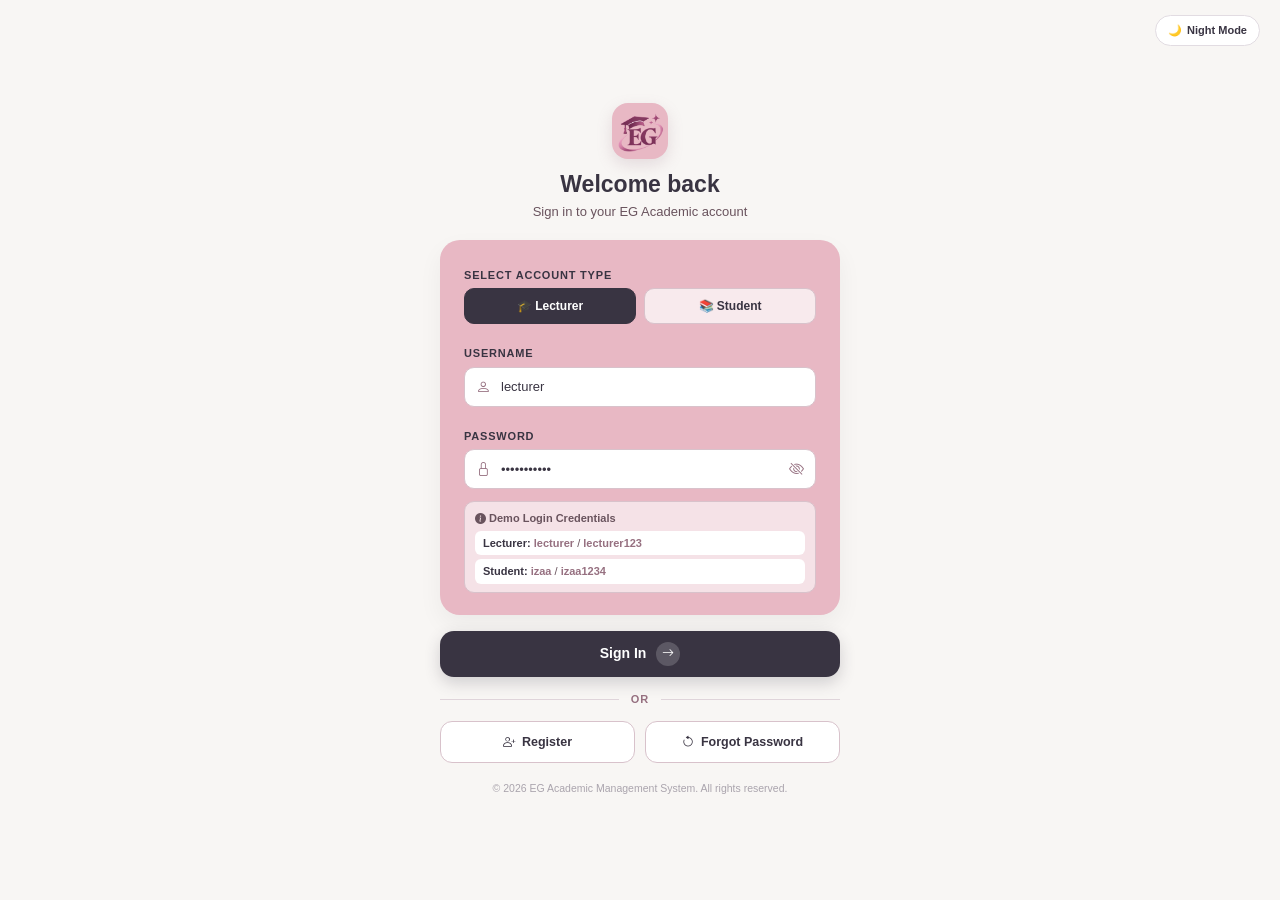
<file: index.html>
<!DOCTYPE html>
<html lang="en">

<head>
    <meta charset="UTF-8">
    <meta name="viewport" content="width=device-width, initial-scale=1.0">

    <title>EG Academic Management System</title>

    <!-- Website Favicon -->
    <link rel="icon" type="image/png" href="image/eg-favicon.png">

    <!-- Bootstrap 5 -->
    <link
        href="https://cdn.jsdelivr.net/npm/bootstrap@5.3.3/dist/css/bootstrap.min.css"
        rel="stylesheet"
    >

    <!-- Bootstrap Icons -->
    <link
        href="https://cdn.jsdelivr.net/npm/bootstrap-icons@1.11.3/font/bootstrap-icons.min.css"
        rel="stylesheet"
    >

    <!-- Custom CSS -->
    <link rel="stylesheet" href="css/style.css">

    <!-- GLOBAL THEME -->
    <script src="js/theme.js"></script>
</head>

<body>

<!-- GLOBAL NIGHT MODE BUTTON -->
<button
    type="button"
    class="theme-toggle"
    id="themeToggle"
    aria-label="Toggle colour theme"
>
    <span id="themeIcon">🌙</span>
    <span id="themeText">Night Mode</span>
</button>

<div class="login-container">

    <!-- CENTERED LOGIN SECTION -->
    <div class="login-section">

        <!-- ==========================================
             LOGIN VIEW (MATCHING REFERENCE LAYOUT)
        =========================================== -->
        <div id="loginView" class="auth-wrapper">

            <!-- TOP LOGO & WELCOME HEADER -->
            <div class="top-header">
                <div class="app-logo-badge">
                   <img src="image/eg-favicon.png" alt="EG Logo" style="width: 100%; height: 100%; object-fit: contain; border-radius: 12px;">
                </div>
                <h2>Welcome back</h2>
                <p>Sign in to your EG Academic account</p>
            </div>

            <!-- SOFT PINK FORM CARD -->
            <div class="login-box">

                <form id="loginForm">

                    <!-- ACCOUNT TYPE -->
                    <div class="mb-3">
                        <label class="form-label uppercase-label">
                            SELECT ACCOUNT TYPE
                        </label>

                        <div class="row g-2">
                            <!-- LECTURER -->
                            <div class="col-6">
                                <input
                                    type="radio"
                                    class="btn-check"
                                    name="loginRole"
                                    id="lecturerRole"
                                    value="lecturer"
                                    required
                                    checked
                                >
                                <label
                                    class="btn role-btn w-100 py-2"
                                    for="lecturerRole"
                                >
                                    🎓 Lecturer
                                </label>
                            </div>

                            <!-- STUDENT -->
                            <div class="col-6">
                                <input
                                    type="radio"
                                    class="btn-check"
                                    name="loginRole"
                                    id="studentRole"
                                    value="student"
                                    required
                                >
                                <label
                                    class="btn role-btn w-100 py-2"
                                    for="studentRole"
                                >
                                    📚 Student
                                </label>
                            </div>
                        </div>
                    </div>

                    <!-- USERNAME -->
                    <div class="mb-3">
                        <label for="username" class="form-label uppercase-label">
                            USERNAME
                        </label>

                        <div class="input-icon-wrapper">
                            <i class="bi bi-person input-left-icon"></i>
                            <input
                                type="text"
                                class="form-control with-left-icon"
                                id="username"
                                name="username"
                                value="lecturer"
                                placeholder="Enter your username"
                                autocomplete="username"
                                required
                            >
                        </div>
                    </div>

                    <!-- PASSWORD -->
                    <div class="mb-2">
                        <label for="password" class="form-label uppercase-label">
                            PASSWORD
                        </label>

                        <div class="password-wrapper input-icon-wrapper">
                            <i class="bi bi-lock input-left-icon"></i>
                            <input
                                type="password"
                                class="form-control with-left-icon"
                                id="password"
                                name="password"
                                value="lecturer123"
                                placeholder="Enter your password"
                                autocomplete="current-password"
                                required
                            >

                            <button
                                type="button"
                                class="toggle-password"
                                id="togglePassword"
                                aria-label="Toggle password visibility"
                            >
                                <i class="bi bi-eye-slash" id="togglePasswordIcon"></i>
                            </button>
                        </div>
                    </div>

                    <!-- LOGIN ERROR -->
                    <div
                        id="errorMessage"
                        class="error-message"
                        role="alert"
                    ></div>

                </form>

                <!-- DEMO LOGIN DETAILS -->
                <div class="demo-login-note">
                    <div class="demo-login-heading">
                        <i class="bi bi-info-circle-fill"></i>
                        Demo Login Credentials
                    </div>

                    <div class="demo-account">
                        <strong>Lecturer:</strong> <span>lecturer</span> / <span>lecturer123</span>
                    </div>

                    <div class="demo-account">
                        <strong>Student:</strong> <span>izaa</span> / <span>izaa1234</span>
                    </div>
                </div>

            </div>

            <!-- PRIMARY SIGN IN BUTTON (OUTSIDE CARD LIKE PICTURE) -->
            <button type="submit" form="loginForm" class="login-button pill-button mt-3">
                <span>Sign In</span>
                <span class="arrow-circle"><i class="bi bi-arrow-right"></i></span>
            </button>

            <!-- OR DIVIDER -->
            <div class="or-divider">
                <span>OR</span>
            </div>

            <!-- BOTTOM ACTION BUTTONS: REGISTER & FORGOT PASSWORD -->
            <div class="bottom-action-row">
                <button type="button" class="secondary-pill-btn" id="showRegister">
                    <i class="bi bi-person-plus"></i>
                    <span>Register</span>
                </button>

                <button type="button" class="secondary-pill-btn" id="showForgot">
                    <i class="bi bi-arrow-counterclockwise"></i>
                    <span>Forgot Password</span>
                </button>
            </div>

        </div>


        <!-- ==========================================
             REGISTER VIEW
        =========================================== -->
        <div id="registerView" class="auth-wrapper" style="display: none;">

            <div class="top-header">
                <div class="app-logo-badge">
                    <img src="image/eg-favicon.png" alt="EG Logo" style="width: 100%; height: 100%; object-fit: contain; border-radius: 12px;">
                </div>
                <h2>Create an account</h2>
                <p>Register a new student account</p>
            </div>

            <div class="login-box">

                <form id="registerForm">

                    <!-- FULL NAME -->
                    <div class="mb-2">
                        <label for="fullName" class="form-label uppercase-label">
                            FULL NAME
                        </label>
                        <input
                            type="text"
                            class="form-control"
                            id="fullName"
                            placeholder="Enter your full name"
                            required
                        >
                    </div>

                    <!-- USERNAME -->
                    <div class="mb-2">
                        <label for="regUsername" class="form-label uppercase-label">
                            USERNAME
                        </label>
                        <input
                            type="text"
                            class="form-control"
                            id="regUsername"
                            placeholder="Create a username"
                            autocomplete="username"
                            required
                        >
                    </div>

                    <!-- EMAIL -->
                    <div class="mb-2">
                        <label for="email" class="form-label uppercase-label">
                            EMAIL ADDRESS
                        </label>
                        <input
                            type="email"
                            class="form-control"
                            id="email"
                            placeholder="Enter your email address"
                            required
                        >
                    </div>

                    <!-- CREATE PASSWORD -->
                    <div class="mb-2">
                        <label for="regPassword" class="form-label uppercase-label">
                            PASSWORD
                        </label>
                        <div class="password-wrapper">
                            <input
                                type="password"
                                class="form-control"
                                id="regPassword"
                                placeholder="Create a password (min 6 chars)"
                                minlength="6"
                                required
                            >
                            <button
                                type="button"
                                class="toggle-password"
                                id="toggleRegPassword"
                            >
                                Show
                            </button>
                        </div>
                    </div>

                    <!-- CONFIRM PASSWORD -->
                    <div class="mb-2">
                        <label for="confirmPassword" class="form-label uppercase-label">
                            CONFIRM PASSWORD
                        </label>
                        <div class="password-wrapper">
                            <input
                                type="password"
                                class="form-control"
                                id="confirmPassword"
                                placeholder="Confirm your password"
                                required
                            >
                            <button
                                type="button"
                                class="toggle-password"
                                id="toggleConfirmPassword"
                            >
                                Show
                            </button>
                        </div>
                    </div>

                    <!-- REGISTRATION ERROR -->
                    <div
                        id="registerMessage"
                        class="error-message"
                        role="alert"
                    ></div>

                </form>

            </div>

            <button type="submit" form="registerForm" class="login-button pill-button mt-3">
                <span>Create Account</span>
                <span class="arrow-circle"><i class="bi bi-arrow-right"></i></span>
            </button>

            <div class="or-divider">
                <span>OR</span>
            </div>

            <button type="button" class="secondary-pill-btn w-100" id="showLoginFromReg">
                <i class="bi bi-arrow-left"></i>
                <span>Back to Sign In</span>
            </button>

        </div>


        <!-- ==========================================
             FORGOT PASSWORD VIEW
        =========================================== -->
        <div id="forgotView" class="auth-wrapper" style="display: none;">

            <div class="top-header">
                <div class="app-logo-badge">
                    <i class="bi bi-key-fill"></i>
                </div>
                <h2>Forgot Password</h2>
                <p>Reset your student account password</p>
            </div>

            <div class="login-box">

                <form id="forgotForm">

                    <!-- USERNAME OR EMAIL -->
                    <div class="mb-2">
                        <label for="forgotIdentifier" class="form-label uppercase-label">
                            USERNAME OR EMAIL ADDRESS
                        </label>
                        <div class="input-icon-wrapper">
                            <i class="bi bi-envelope input-left-icon"></i>
                            <input
                                type="text"
                                class="form-control with-left-icon"
                                id="forgotIdentifier"
                                placeholder="Enter registered username or email"
                                required
                            >
                        </div>
                    </div>

                    <!-- NEW PASSWORD -->
                    <div class="mb-2">
                        <label for="newPassword" class="form-label uppercase-label">
                            NEW PASSWORD
                        </label>
                        <div class="password-wrapper input-icon-wrapper">
                            <i class="bi bi-lock input-left-icon"></i>
                            <input
                                type="password"
                                class="form-control with-left-icon"
                                id="newPassword"
                                placeholder="Enter new password (min 6 chars)"
                                minlength="6"
                                required
                            >
                            <button
                                type="button"
                                class="toggle-password"
                                id="toggleNewPassword"
                            >
                                Show
                            </button>
                        </div>
                    </div>

                    <!-- CONFIRM NEW PASSWORD -->
                    <div class="mb-2">
                        <label for="confirmNewPassword" class="form-label uppercase-label">
                            CONFIRM NEW PASSWORD
                        </label>
                        <div class="password-wrapper input-icon-wrapper">
                            <i class="bi bi-lock-fill input-left-icon"></i>
                            <input
                                type="password"
                                class="form-control with-left-icon"
                                id="confirmNewPassword"
                                placeholder="Confirm new password"
                                required
                            >
                            <button
                                type="button"
                                class="toggle-password"
                                id="toggleConfirmNewPassword"
                            >
                                Show
                            </button>
                        </div>
                    </div>

                    <!-- FORGOT PASSWORD MESSAGE -->
                    <div
                        id="forgotMessage"
                        class="error-message"
                        role="alert"
                    ></div>

                </form>

            </div>

            <button type="submit" form="forgotForm" class="login-button pill-button mt-3">
                <span>Reset Password</span>
                <span class="arrow-circle"><i class="bi bi-check-lg"></i></span>
            </button>

            <div class="or-divider">
                <span>OR</span>
            </div>

            <button type="button" class="secondary-pill-btn w-100" id="showLoginFromForgot">
                <i class="bi bi-arrow-left"></i>
                <span>Back to Sign In</span>
            </button>

        </div>


        <!-- COPYRIGHT -->
        <div class="copyright">
            © 2026 EG Academic Management System. All rights reserved.
        </div>

    </div>

</div>

<!-- LOGIN JAVASCRIPT -->
<script src="js/login.js"></script>

</body>
</html>
</file>
<file: css/style.css>
/* ========================================
   GENERAL SETTINGS
======================================== */

* {
    margin: 0;
    padding: 0;
    box-sizing: border-box;
}

body {
    font-family: 'Segoe UI', Arial, sans-serif;
    background-color: #F8F6F4;
    color: #393442;
    min-height: 100vh;
}


/* ========================================
   MAIN CONTAINER
======================================== */

.login-container {
    display: flex;
    min-height: 100vh;
}


/* ========================================
   CENTERED LOGIN SECTION
======================================== */

.login-section {
    width: 100%;
    display: flex;
    flex-direction: column;
    justify-content: center;
    align-items: center;
    padding: 25px 15px;
    position: relative;
    background: #F8F6F4;
}

.auth-wrapper {
    width: 100%;
    max-width: 400px;
    display: flex;
    flex-direction: column;
    align-items: center;
}


/* ========================================
   TOP HEADER (OUTSIDE CARD LIKE PICTURE)
======================================== */

.top-header {
    text-align: center;
    margin-bottom: 18px;
}

.app-logo-badge {
    width: 56px;
    height: 56px;
    margin: 0 auto 12px;
    border-radius: 16px;
    background: #E8B8C4;
    color: #393442;
    display: flex;
    align-items: center;
    justify-content: center;
    font-size: 26px;
    box-shadow: 0 6px 16px rgba(150, 112, 128, 0.2);
    overflow: hidden;
    padding: 4px;
}

.app-logo-badge img {
    width: 100%;
    height: 100%;
    object-fit: contain;
}

.top-header h2 {
    font-size: 23px;
    font-weight: 700;
    color: #393442;
    margin-bottom: 4px;
}

.top-header p {
    font-size: 13px;
    color: #69535D;
    margin: 0;
}


/* ========================================
   SOFT PINK CONTAINER BOX
======================================== */

.login-box {
    width: 100%;
    background: #E8B8C4;
    padding: 22px 24px;
    border-radius: 20px;
    box-shadow: 0 10px 25px rgba(0, 0, 0, 0.05);
}


/* ========================================
   FORM INPUTS & ICONS
======================================== */

.form-label {
    font-size: 11px;
    font-weight: 700;
    margin-bottom: 5px;
    color: #393442;
}

.uppercase-label {
    letter-spacing: 0.8px;
    text-transform: uppercase;
}

.form-control {
    height: 40px;
    border: 1px solid #D8C2CB;
    border-radius: 10px;
    padding: 8px 12px;
    font-size: 13px;
    background: #FFFFFF;
    color: #393442;
}

.form-control:focus {
    border-color: #967080;
    box-shadow: 0 0 0 2px rgba(150, 112, 128, 0.2);
    outline: none;
}

.input-icon-wrapper {
    position: relative;
}

.input-left-icon {
    position: absolute;
    left: 12px;
    top: 50%;
    transform: translateY(-50%);
    color: #967080;
    font-size: 14px;
    pointer-events: none;
}

.form-control.with-left-icon {
    padding-left: 36px;
}


/* ========================================
   ACCOUNT TYPE BUTTONS
======================================== */

.role-btn {
    background: rgba(255, 255, 255, 0.7);
    border: 1px solid #D8C2CB;
    border-radius: 10px;
    font-size: 12px;
    font-weight: 600;
    color: #393442;
    transition: 0.2s;
}

.role-btn:hover {
    background: #FFFFFF;
    color: #393442;
}

.btn-check:checked + .role-btn {
    background: #393442;
    border-color: #393442;
    color: #FFFFFF;
}


/* ========================================
   PASSWORD TOGGLE
======================================== */

.password-wrapper {
    position: relative;
}

.password-wrapper input {
    padding-right: 45px;
}

.toggle-password {
    position: absolute;
    right: 12px;
    top: 50%;
    transform: translateY(-50%);
    border: none;
    background: none;
    color: #967080;
    font-size: 12px;
    font-weight: 600;
    cursor: pointer;
    display: flex;
    align-items: center;
}

.toggle-password i {
    font-size: 15px;
}


/* ========================================
   ERROR & SUCCESS MESSAGES
======================================== */

.error-message {
    display: none;
    color: #C0392B;
    background: #FCE8E6;
    border-radius: 8px;
    padding: 8px 10px;
    font-size: 11.5px;
    margin-top: 8px;
}

.error-message.success-message {
    color: #1E6F50;
    background: #E3F7ED;
}


/* ========================================
   PRIMARY SIGN IN PILL BUTTON
======================================== */

.login-button.pill-button {
    width: 100%;
    height: 46px;
    background: #393442;
    color: #FFFFFF;
    border: none;
    border-radius: 14px;
    font-weight: 600;
    font-size: 14px;
    cursor: pointer;
    display: flex;
    align-items: center;
    justify-content: center;
    gap: 10px;
    box-shadow: 0 6px 16px rgba(57, 52, 66, 0.2);
    transition: 0.25s;
}

.login-button.pill-button:hover {
    background: #51495B;
    transform: translateY(-1px);
}

.arrow-circle {
    width: 24px;
    height: 24px;
    border-radius: 50%;
    background: rgba(255, 255, 255, 0.18);
    display: inline-flex;
    align-items: center;
    justify-content: center;
    font-size: 12px;
}


/* ========================================
   OR DIVIDER
======================================== */

.or-divider {
    width: 100%;
    display: flex;
    align-items: center;
    text-align: center;
    margin: 14px 0;
    color: #967080;
    font-size: 11px;
    font-weight: 700;
    letter-spacing: 1px;
}

.or-divider::before,
.or-divider::after {
    content: "";
    flex: 1;
    border-bottom: 1px solid #DFD4DA;
}

.or-divider span {
    padding: 0 12px;
}


/* ========================================
   BOTTOM SIDE-BY-SIDE ACTION BUTTONS
======================================== */

.bottom-action-row {
    width: 100%;
    display: grid;
    grid-template-columns: 1fr 1fr;
    gap: 10px;
}

.secondary-pill-btn {
    height: 42px;
    background: #FFFFFF;
    border: 1px solid #D8C2CB;
    border-radius: 12px;
    color: #393442;
    font-size: 12.5px;
    font-weight: 600;
    cursor: pointer;
    display: flex;
    align-items: center;
    justify-content: center;
    gap: 6px;
    transition: 0.2s;
}

.secondary-pill-btn:hover {
    background: #F4E4E8;
    border-color: #967080;
}


/* ========================================
   DEMO LOGIN NOTE
======================================== */

.demo-login-note {
    background: rgba(255, 255, 255, 0.6);
    border: 1px solid #D8C2CB;
    border-radius: 10px;
    padding: 8px 10px;
    margin-top: 12px;
    font-size: 11px;
}

.demo-login-heading {
    color: #69535D;
    font-weight: 700;
    margin-bottom: 4px;
}

.demo-account {
    background: #FFFFFF;
    border-radius: 6px;
    padding: 4px 8px;
    margin-top: 4px;
    color: #69535D;
}

.demo-account strong {
    color: #393442;
}

.demo-account span {
    color: #967080;
    font-weight: 600;
}


/* ========================================
   COPYRIGHT
======================================== */

.copyright {
    margin-top: 18px;
    text-align: center;
    color: #AAA4AD;
    font-size: 10.5px;
}


/* ========================================
   GLOBAL THEME BUTTON
======================================== */

.theme-toggle {
    position: absolute;
    top: 15px;
    right: 20px;
    display: flex;
    align-items: center;
    gap: 5px;
    padding: 6px 12px;
    background: #FFFFFF;
    color: #393442;
    border: 1px solid #E2DCE2;
    border-radius: 20px;
    font-size: 11px;
    font-weight: 600;
    cursor: pointer;
    transition: 0.3s;
    z-index: 10;
}

.theme-toggle:hover {
    background: #E8B8C4;
    transform: translateY(-1px);
}


/* ========================================
   GLOBAL DARK MODE - LOGIN PAGE
======================================== */

html[data-theme="dark"] body,
html[data-theme="dark"] .login-section {
    background-color: #211F29;
    color: #F5F0F4;
}

html[data-theme="dark"] .app-logo-badge {
    background: #302C39;
    color: #E8B8C4;
    border: 1px solid #51495B;
}

html[data-theme="dark"] .top-header h2 {
    color: #F5F0F4;
}

html[data-theme="dark"] .top-header p {
    color: #B9B2C0;
}

html[data-theme="dark"] .login-box {
    background: #302C39;
    box-shadow: 0 10px 25px rgba(0, 0, 0, 0.25);
}

html[data-theme="dark"] .form-label {
    color: #E9E1EA;
}

html[data-theme="dark"] .form-control {
    background: #211F29;
    color: #FFFFFF;
    border-color: #51495B;
}

html[data-theme="dark"] .form-control::placeholder {
    color: #A59CAB;
}

html[data-theme="dark"] .form-control:focus {
    background: #211F29;
    border-color: #D99AAA;
    color: #FFFFFF;
    box-shadow: 0 0 0 2px rgba(217, 154, 170, 0.2);
}

html[data-theme="dark"] .input-left-icon,
html[data-theme="dark"] .toggle-password {
    color: #E8B8C4;
}

html[data-theme="dark"] .role-btn {
    background: #211F29;
    border-color: #51495B;
    color: #E9E1EA;
}

html[data-theme="dark"] .btn-check:checked + .role-btn {
    background: #D99AAA;
    border-color: #D99AAA;
    color: #302634;
}

html[data-theme="dark"] .login-button.pill-button {
    background: #D99AAA;
    color: #302634;
}

html[data-theme="dark"] .login-button.pill-button:hover {
    background: #E8B8C4;
}

html[data-theme="dark"] .arrow-circle {
    background: rgba(48, 38, 52, 0.15);
}

html[data-theme="dark"] .or-divider {
    color: #B9B2C0;
}

html[data-theme="dark"] .or-divider::before,
html[data-theme="dark"] .or-divider::after {
    border-bottom-color: #3E384B;
}

html[data-theme="dark"] .secondary-pill-btn {
    background: #302C39;
    border-color: #51495B;
    color: #F5F0F4;
}

html[data-theme="dark"] .secondary-pill-btn:hover {
    background: #3E384B;
    border-color: #D99AAA;
}

html[data-theme="dark"] .theme-toggle {
    background: #393442;
    color: #FFFFFF;
    border-color: #62586B;
}

html[data-theme="dark"] .error-message {
    background: #492D35;
    color: #FFB9B9;
}

html[data-theme="dark"] .error-message.success-message {
    background: #1E3F33;
    color: #9EE6C7;
}

html[data-theme="dark"] .demo-login-note {
    background: #211F29;
    border-color: #51495B;
}

html[data-theme="dark"] .demo-login-heading {
    color: #E8CBDC;
}

html[data-theme="dark"] .demo-account {
    background: #302C39;
    color: #C2B9C9;
}

html[data-theme="dark"] .demo-account strong {
    color: #F5F0F4;
}

html[data-theme="dark"] .demo-account span {
    color: #E8CBDC;
}

html[data-theme="dark"] .copyright {
    color: #827B8A;
}


/* ========================================
   RESPONSIVE DESIGN
======================================== */

@media (max-width: 768px) {
    .login-section {
        padding: 60px 15px 25px;
        justify-content: flex-start;
    }

    .theme-toggle {
        position: fixed;
        top: 12px;
        right: 12px;
    }
}

@media (max-width: 400px) {
    #themeText {
        display: none;
    }

    .theme-toggle {
        padding: 7px 9px;
        border-radius: 50%;
    }
}
</file>
<file: css/assignments.css>
:root {
    --pink: #e8cbdc;
    --pink-dark: #986783;
    --pink-light: #f4e6ef;
    --lavender: #c8b9df;
    --lavender-light: #ece7f8;
    --peach: #f2c8b6;
    --background: #faf8fb;
    --white: #ffffff;
    --text: #393342;
    --muted: #a39aa7;
    --border: #eee9f1;
}

* {
    margin: 0;
    padding: 0;
    box-sizing: border-box;
}

html {
    scroll-behavior: smooth;
}

body {
    font-family: 'Poppins', sans-serif;
    background: var(--background);
    color: var(--text);
    overflow-x: hidden;
}

a {
    text-decoration: none;
}

.dashboard-wrapper {
    display: flex;
    min-height: 100vh;
}


/* ========================================
   SIDEBAR (FIXED / STATIC ON DESKTOP)
======================================== */

.sidebar {
    position: sticky;
    top: 0;
    width: 250px;
    min-width: 250px;
    height: 100vh;
    height: 100dvh;
    background: #fff;
    padding: 25px 18px;
    display: flex;
    flex-direction: column;
    border-right: 1px solid #eee9f1;
    flex-shrink: 0;
    overflow-y: auto;
    transition: 0.3s ease;
    z-index: 1050;
}

.sidebar::-webkit-scrollbar {
    width: 4px;
}

.sidebar::-webkit-scrollbar-thumb {
    background: #eee9f1;
    border-radius: 4px;
}

.brand {
    display: flex;
    align-items: center;
    gap: 12px;
    padding: 0 10px;
    margin-bottom: 45px;
    font-weight: 700;
    font-size: 19px;
}

.brand-icon {
    background: #e8cbdc;
    color: #67465b;
    width: 43px;
    height: 43px;
    display: flex;
    align-items: center;
    justify-content: center;
    border-radius: 13px;
    font-weight: 700;
    overflow: hidden;
    flex-shrink: 0;
}

.brand-icon img {
    width: 100%;
    height: 100%;
    object-fit: cover;
}

.brand small {
    display: block;
    font-size: 11px;
    font-weight: 400;
    color: #99909f;
}

.menu-title {
    font-size: 11px;
    color: #aaa0ad;
    font-weight: 600;
    letter-spacing: 1px;
    padding: 0 12px;
    margin-bottom: 12px;
}

.sidebar-menu {
    flex: 1;
}

.menu-link {
    display: flex;
    align-items: center;
    gap: 13px;
    text-decoration: none;
    color: #827987;
    padding: 13px 14px;
    margin-bottom: 7px;
    border-radius: 11px;
    font-size: 13px;
    transition: 0.2s;
}

.menu-link i {
    font-size: 18px;
}

.menu-link:hover,
.menu-link.active {
    background: #f4e6ef;
    color: #986783;
}

.sidebar-bottom {
    margin-top: auto;
    padding-top: 16px;
}

.logout-btn {
    border: none;
    background: transparent;
    color: #8b8190;
    display: flex;
    align-items: center;
    gap: 12px;
    padding: 12px;
    font-size: 13px;
    width: 100%;
    border-radius: 10px;
    transition: 0.2s;
    cursor: pointer;
}

.logout-btn i {
    font-size: 18px;
}

.logout-btn:hover {
    background: #fbe9ec;
    color: #bc6476;
}


/* ========================================
   MAIN CONTENT & STICKY TOPBAR
======================================== */

.main-content {
    flex: 1;
    min-width: 0;
    padding: 0 35px 30px 35px;
}

.topbar {
    position: sticky;
    top: 0;
    z-index: 1000;
    background: var(--background);
    padding-top: 30px;
    padding-bottom: 15px;
    margin-bottom: 25px;
    display: flex;
    justify-content: space-between;
    align-items: center;
    gap: 15px;
    transition: background-color 0.25s ease;
}

.topbar-left,
.topbar-right {
    display: flex;
    align-items: center;
}

.topbar-left {
    gap: 15px;
}

.topbar-left h5 {
    font-size: 20px;
    font-weight: 600;
    margin-bottom: 5px;
}

.topbar-left p {
    font-size: 12px;
    color: #a39aa7;
    margin-bottom: 0;
}

.topbar-right {
    gap: 15px;
}

.profile {
    display: flex;
    align-items: center;
    gap: 10px;
}

.profile-avatar {
    width: 42px;
    height: 42px;
    border-radius: 50%;
    background: #e9d6e5;
    color: #815c7d;
    display: flex;
    align-items: center;
    justify-content: center;
    font-weight: 600;
    overflow: hidden;
    flex-shrink: 0;
}

.profile-info h6 {
    font-size: 13px;
    font-weight: 600;
    margin-bottom: 3px;
}

.profile-info p {
    font-size: 11px;
    color: #a39aa7;
    margin-bottom: 0;
}

.menu-toggle {
    display: none;
    background: #f2e5ee;
    color: #865f7d;
    border: none;
    border-radius: 9px;
    padding: 8px 12px;
    font-size: 20px;
    cursor: pointer;
}

.menu-toggle:hover {
    background: #e8cbdc;
    color: #67465b;
}


/* ========================================
   SIDEBAR OVERLAY
======================================== */

.sidebar-overlay {
    display: none;
}


/* ========================================
   PAGE BANNER
======================================== */

.page-banner {
    background: linear-gradient(110deg, #efdce8, #e8e2f3);
    padding: 30px 35px;
    border-radius: 18px;
    display: flex;
    justify-content: space-between;
    align-items: center;
    margin-bottom: 25px;
    overflow: hidden;
}

.banner-label {
    font-size: 11px;
    font-weight: 600;
    letter-spacing: 1.5px;
    color: #936d8a;
    margin-bottom: 9px;
}

.banner-text h2 {
    font-size: 25px;
    font-weight: 700;
    margin-bottom: 8px;
    color: #554458;
}

.banner-text > p:not(.banner-label) {
    font-size: 12px;
    color: #796a7c;
    margin-bottom: 0;
}

.banner-decoration i {
    font-size: 65px;
    color: #b28baa;
    padding-right: 20px;
    margin-right: 0;
}


/* ========================================
   SUMMARY CARDS
======================================== */

.summary-grid {
    display: grid;
    grid-template-columns: repeat(3, 1fr);
    gap: 18px;
    margin-bottom: 25px;
}

.summary-card {
    background: #fff;
    padding: 20px;
    border-radius: 15px;
    display: flex;
    align-items: center;
    gap: 15px;
    border: none;
    box-shadow: 0 3px 15px rgba(60, 40, 70, 0.035);
    transition: 0.3s;
}

.summary-card:hover {
    transform: translateY(-4px);
    box-shadow: 0 8px 20px rgba(130, 100, 120, 0.08);
}

.summary-icon {
    width: 48px;
    height: 48px;
    border-radius: 13px;
    display: flex;
    align-items: center;
    justify-content: center;
    font-size: 21px;
    flex-shrink: 0;
}

.pink-icon {
    background: #f7e5ef;
    color: #b67c9e;
}

.green-icon {
    background: #e5f2e9;
    color: #76a88a;
}

.peach-icon {
    background: #fbe9df;
    color: #d69a78;
}

.summary-card p {
    font-size: 11px;
    color: #918896;
    margin-bottom: 4px;
}

.summary-card h3 {
    font-size: 23px;
    font-weight: 700;
    margin: 0;
}


/* ========================================
   PANELS, FORM & DIRECTORY
======================================== */

.student-panel {
    background: #fff;
    padding: 25px;
    border-radius: 16px;
    border: none;
    min-width: 0;
    box-shadow: 0 3px 15px rgba(60, 40, 70, 0.035);
    margin-bottom: 25px;
}

.panel-heading {
    display: flex;
    justify-content: space-between;
    align-items: center;
    margin-bottom: 22px;
    gap: 12px;
}

.panel-heading h5 {
    font-size: 16px;
    font-weight: 600;
    margin-bottom: 5px;
}

.panel-heading p {
    font-size: 11px;
    color: #a39aa7;
    margin: 0;
}

.assignment-heading-icon {
    width: 40px;
    height: 40px;
    background: #f7e5ef;
    color: #b67c9e;
    border-radius: 11px;
    display: flex;
    align-items: center;
    justify-content: center;
    font-size: 18px;
    flex-shrink: 0;
}

.form-grid {
    display: grid;
    grid-template-columns: repeat(2, 1fr);
    gap: 18px;
}

.form-group {
    display: flex;
    flex-direction: column;
}

.form-group label {
    display: block;
    font-size: 11px;
    font-weight: 600;
    color: #756b7b;
    margin-bottom: 7px;
}

.form-control {
    font-family: inherit;
    font-size: 11px;
    padding: 11px 12px;
    border: 1px solid #eee9f1;
    border-radius: 9px;
    color: var(--text);
    background: #fff;
}

.form-control:focus {
    border-color: #b78ca9;
    box-shadow: 0 0 0 3px rgba(183, 140, 169, 0.15);
}

.form-control::placeholder {
    color: #a39aa7;
    font-size: 10px;
}

textarea.form-control {
    resize: vertical;
    min-height: 100px;
}

.full-width {
    grid-column: 1 / -1;
}

.assignment-form-actions {
    display: flex;
    justify-content: flex-end;
    gap: 10px;
    margin-top: 22px;
}

.cancel-btn,
.save-btn {
    border: none;
    padding: 10px 18px;
    border-radius: 8px;
    font-family: inherit;
    font-size: 11px;
    font-weight: 500;
    cursor: pointer;
    transition: 0.2s;
}

.cancel-btn {
    background: #f5edf4;
    color: #756b7b;
}

.cancel-btn:hover {
    background: #eadce8;
}

.save-btn {
    background: #b78ca9;
    color: #fff;
}

.save-btn:hover {
    background: #986783;
}


/* ========================================
   SEARCH AND FILTER
======================================== */

.toolbar {
    display: flex;
    gap: 12px;
    margin-bottom: 20px;
}

.search-box {
    flex: 1;
    display: flex;
    align-items: center;
    gap: 10px;
    background: #faf8fb;
    border: 1px solid #eee9f1;
    border-radius: 9px;
    padding: 0 14px;
}

.search-box i {
    color: #a39aa7;
    font-size: 14px;
}

.search-box input {
    width: 100%;
    border: none;
    outline: none;
    background: transparent;
    padding: 11px 0;
    font-family: inherit;
    font-size: 11px;
    color: var(--text);
}

.status-filter {
    min-width: 145px;
    border: 1px solid #eee9f1;
    background: #faf8fb;
    border-radius: 9px;
    padding: 10px 12px;
    font-family: inherit;
    font-size: 11px;
    color: #756b7b;
    outline: none;
}


/* ========================================
   ASSIGNMENTS TABLE & STATUS
======================================== */

.student-panel .table {
    font-size: 12px;
    margin-bottom: 0;
    color: #756b7b;
}

.student-panel .table thead th {
    color: #a39aa7;
    font-weight: 600;
    font-size: 11px;
    background: #faf8fb;
    padding: 13px 12px;
    border-bottom: 1px solid #eee9f1;
    white-space: nowrap;
}

.student-panel .table tbody td {
    padding: 15px 12px;
    border-bottom: 1px solid #f2edf2;
    vertical-align: middle;
}

.student-panel .table tbody tr:last-child td {
    border-bottom: none;
}

.student-panel .table tbody td strong {
    color: var(--text);
    font-weight: 600;
}

.status-badge {
    display: inline-block;
    padding: 5px 11px;
    border-radius: 20px;
    font-size: 10px;
    font-weight: 600;
    white-space: nowrap;
}

.status-active {
    background: #e5f2e9;
    color: #629577;
}

.status-overdue {
    background: #f9e6ed;
    color: #b56f86;
}

.action-buttons {
    display: flex;
    gap: 6px;
}

.action-btn {
    width: 29px;
    height: 29px;
    border: none;
    border-radius: 7px;
    display: flex;
    align-items: center;
    justify-content: center;
    font-size: 12px;
    cursor: pointer;
    transition: 0.2s;
}

.edit-btn {
    background: #fbe9df;
    color: #d69a78;
}

.delete-btn {
    background: #f9e6ed;
    color: #b56f86;
}

.action-btn:hover {
    transform: translateY(-2px);
    filter: brightness(0.96);
}


/* ========================================
   EMPTY STATE
======================================== */

.empty-state {
    text-align: center;
    padding: 40px 15px;
    color: #a39aa7;
}

.empty-state > i {
    font-size: 35px;
    color: #c8b9df;
}

.empty-state h6 {
    color: var(--text);
    font-size: 13px;
    font-weight: 600;
    margin-top: 12px;
}

.empty-state p {
    font-size: 11px;
    margin: 0;
}


/* ========================================
   PROFILE DROPDOWN, VIEW/EDIT & SETTINGS MODALS
======================================== */

.profile-wrapper {
    position: relative;
}

.profile-trigger {
    border: none;
    background: transparent;
    padding: 3px 5px;
    font-family: inherit;
    text-align: left;
    cursor: pointer;
}

.profile-trigger:hover {
    background: #f5edf4;
    border-radius: 10px;
}

.profile-arrow {
    font-size: 10px;
    color: #a39aa7;
    margin-left: 3px;
}

.profile-avatar img,
.profile-dropdown-avatar img,
.profile-modal-avatar img {
    width: 100%;
    height: 100%;
    object-fit: cover;
    border-radius: 50%;
}

.profile-dropdown {
    position: absolute;
    top: 55px;
    right: 0;
    width: 235px;
    background: #fff;
    border: 1px solid #eee9f1;
    border-radius: 13px;
    padding: 10px;
    box-shadow: 0 10px 35px rgba(60, 40, 70, 0.13);
    z-index: 1100;
    display: none;
}

.profile-dropdown.show {
    display: block;
}

.profile-dropdown-header {
    display: flex;
    align-items: center;
    gap: 11px;
    padding: 10px 8px;
}

.profile-dropdown-avatar {
    width: 42px;
    height: 42px;
    border-radius: 50%;
    background: #e9d6e5;
    color: #815c7d;
    display: flex;
    align-items: center;
    justify-content: center;
    font-weight: 600;
    overflow: hidden;
    flex-shrink: 0;
}

.profile-dropdown-header h6 {
    font-size: 12px;
    font-weight: 600;
    margin-bottom: 4px;
}

.profile-dropdown-header p {
    font-size: 10px;
    color: #a39aa7;
    margin: 0;
}

.profile-dropdown-divider {
    height: 1px;
    background: #f0eaf1;
    margin: 7px 0;
}

.profile-menu-item {
    width: 100%;
    display: flex;
    align-items: center;
    gap: 11px;
    padding: 11px 10px;
    border: none;
    border-radius: 8px;
    background: transparent;
    color: #756b7b;
    font-family: inherit;
    font-size: 11px;
    text-align: left;
    cursor: pointer;
    text-decoration: none;
}

.profile-menu-item i {
    font-size: 15px;
    width: 18px;
}

.profile-menu-item:hover {
    background: #f7edf3;
    color: #986783;
}

.profile-logout {
    color: #bc6476;
}

.profile-modal-overlay {
    position: fixed;
    inset: 0;
    background: rgba(35, 25, 40, 0.45);
    display: none;
    justify-content: center;
    align-items: center;
    padding: 20px;
    z-index: 2000;
}

.profile-modal-overlay.show {
    display: flex;
}

.profile-modal {
    position: relative;
    width: 100%;
    max-width: 430px;
    max-height: 90vh;
    overflow-y: auto;
    background: #fff;
    border-radius: 18px;
    padding: 30px;
    box-shadow: 0 15px 45px rgba(40, 25, 45, 0.18);
}

.profile-modal-close {
    position: absolute;
    top: 15px;
    right: 17px;
    border: none;
    background: #f7edf3;
    color: #986783;
    width: 32px;
    height: 32px;
    border-radius: 8px;
    cursor: pointer;
}

.profile-modal-heading {
    text-align: center;
    margin-bottom: 25px;
}

.profile-modal-avatar {
    width: 85px;
    height: 85px;
    border-radius: 50%;
    background: #e9d6e5;
    color: #815c7d;
    display: flex;
    align-items: center;
    justify-content: center;
    font-size: 30px;
    font-weight: 600;
    margin: 0 auto 12px;
    overflow: hidden;
}

.profile-modal-heading h4 {
    font-size: 17px;
    font-weight: 600;
    margin-bottom: 5px;
}

.profile-modal-heading p {
    font-size: 11px;
    color: #a39aa7;
    margin: 0;
}

.profile-modal-details {
    border-top: 1px solid #f0eaf1;
}

.profile-detail {
    display: flex;
    justify-content: space-between;
    gap: 15px;
    padding: 12px 0;
    border-bottom: 1px solid #f0eaf1;
}

.profile-detail span {
    font-size: 10px;
    color: #a39aa7;
}

.profile-detail strong {
    font-size: 10px;
    font-weight: 600;
    text-align: right;
    overflow-wrap: anywhere;
}

.profile-modal-actions {
    margin-top: 22px;
}

.profile-edit-button {
    width: 100%;
    display: inline-flex;
    align-items: center;
    justify-content: center;
    gap: 8px;
    text-align: center;
    background: #b78ca9;
    color: #fff;
    padding: 11px;
    border: none;
    border-radius: 9px;
    font-family: inherit;
    font-size: 11px;
    font-weight: 500;
    cursor: pointer;
    text-decoration: none;
}

.profile-edit-button:hover {
    background: #986783;
    color: #fff;
}

.profile-edit-form {
    border-top: 1px solid #f0eaf1;
    padding-top: 16px;
}

.profile-form-group {
    margin-bottom: 13px;
}

.profile-form-group label {
    display: block;
    font-size: 11px;
    font-weight: 500;
    color: #756b7b;
    margin-bottom: 5px;
}

.profile-input {
    width: 100%;
    padding: 9px 12px;
    border: 1px solid #e4dce9;
    border-radius: 9px;
    font-family: inherit;
    font-size: 12px;
    color: #393342;
    background: #faf8fb;
    outline: none;
    transition: border-color 0.2s ease;
}

.profile-input:focus {
    border-color: #986783;
    background: #fff;
}

.profile-form-check {
    display: flex;
    align-items: center;
    gap: 9px;
    margin: 14px 0 6px;
}

.profile-form-check input[type="checkbox"] {
    width: 15px;
    height: 15px;
    accent-color: #986783;
    cursor: pointer;
}

.profile-form-check label {
    font-size: 11px;
    color: #756b7b;
    margin: 0;
    cursor: pointer;
}

.profile-form-actions {
    display: flex;
    gap: 10px;
    margin-top: 18px;
}

.profile-cancel-button,
.profile-save-button {
    flex: 1;
    padding: 10px 12px;
    border: none;
    border-radius: 9px;
    font-family: inherit;
    font-size: 11px;
    font-weight: 500;
    cursor: pointer;
    display: inline-flex;
    align-items: center;
    justify-content: center;
    gap: 6px;
    transition: 0.2s ease;
}

.profile-cancel-button {
    background: #f2ecf5;
    color: #756b7b;
}

.profile-cancel-button:hover {
    background: #e6dde9;
}

.profile-save-button {
    background: #b78ca9;
    color: #fff;
}

.profile-save-button:hover {
    background: #986783;
}


/* ========================================
   FOOTER
======================================== */

.page-footer {
    text-align: center;
    padding: 20px 0 5px;
    color: #aaa1ad;
    font-size: 10px;
}


/* ========================================
   RESPONSIVE DESIGN
======================================== */

@media (max-width: 1000px) {
    .summary-grid {
        grid-template-columns: repeat(2, 1fr);
    }
}

@media (max-width: 850px) {
    .sidebar {
        position: fixed;
        top: 0;
        left: 0;
        width: 250px;
        min-width: 250px;
        height: 100vh;
        height: 100dvh;
        min-height: 0;
        max-height: 100vh;
        max-height: 100dvh;
        overflow-y: auto;
        overflow-x: hidden;
        -webkit-overflow-scrolling: touch;
        overscroll-behavior-y: contain;
        transform: translateX(-100%);
        transition: transform 0.3s ease;
        display: flex;
        flex-direction: column;
        z-index: 1050;
    }

    .sidebar.show {
        transform: translateX(0);
    }

    .sidebar::-webkit-scrollbar {
        width: 0;
        display: none;
    }

    .sidebar {
        scrollbar-width: none;
    }

    .sidebar-overlay {
        display: block;
        position: fixed;
        inset: 0;
        background: rgba(0, 0, 0, 0.4);
        opacity: 0;
        visibility: hidden;
        pointer-events: none;
        transition: opacity 0.3s ease, visibility 0.3s ease;
        z-index: 1040;
    }

    .sidebar-overlay.show {
        opacity: 1;
        visibility: visible;
        pointer-events: auto;
    }

    .main-content {
        width: 100%;
        min-width: 0;
        max-width: 100%;
        padding: 0 20px 25px 20px;
    }

    .topbar {
        position: sticky;
        top: 0;
        z-index: 1000;
        padding-top: 25px;
    }

    .menu-toggle {
        display: block;
    }

    .form-grid {
        grid-template-columns: 1fr;
    }

    .full-width {
        grid-column: auto;
    }
}

@media (max-width: 650px) {
    .main-content {
        padding: 0 14px 20px 14px;
    }

    .topbar {
        align-items: center;
        padding-top: 20px;
    }

    .topbar-left h5 {
        font-size: 16px;
    }

    .topbar-left p {
        font-size: 10px;
    }

    .topbar-right {
        gap: 9px;
    }

    .profile-info {
        display: none;
    }

    .page-banner {
        padding: 23px;
    }

    .banner-text h2 {
        font-size: 20px;
    }

    .banner-text > p:not(.banner-label) {
        font-size: 10px;
        max-width: 230px;
        line-height: 1.6;
    }

    .banner-decoration i {
        font-size: 42px;
        padding-right: 0;
    }

    .summary-grid {
        grid-template-columns: 1fr;
        gap: 12px;
    }

    .summary-card {
        padding: 17px;
    }

    .student-panel {
        padding: 17px;
    }

    .panel-heading {
        align-items: flex-start;
        gap: 12px;
    }

    .toolbar {
        flex-direction: column;
    }

    .status-filter {
        width: 100%;
    }

    .assignment-form-actions {
        flex-direction: column;
    }

    .assignment-form-actions button {
        width: 100%;
    }

    .profile-dropdown {
        right: 0;
    }

    .profile-modal {
        padding: 25px 20px;
    }

    .profile-arrow {
        display: none;
    }
}


/* ========================================
   EG GLOBAL DARK MODE
   SYNCHRONIZED WITH STUDENT DASHBOARD
======================================== */

html[data-theme="dark"] body {
    background: #211f29;
    color: #eeeaf2;
}

html[data-theme="dark"] .dashboard-wrapper,
html[data-theme="dark"] .main-content {
    background: #211f29;
}

/* SIDEBAR */
html[data-theme="dark"] .sidebar {
    background: #292631;
    border-right-color: #3b3542;
}

html[data-theme="dark"] .brand {
    color: #f0ebf3;
}

html[data-theme="dark"] .brand-icon {
    background: #493444;
    color: #e2b9d0;
}

html[data-theme="dark"] .brand small,
html[data-theme="dark"] .menu-title {
    color: #a79baa;
}

html[data-theme="dark"] .menu-link {
    color: #c0b6c7;
}

html[data-theme="dark"] .menu-link:hover,
html[data-theme="dark"] .menu-link.active {
    background: #443447;
    color: #e2b9d0;
}

html[data-theme="dark"] .logout-btn {
    color: #c0b6c7;
}

html[data-theme="dark"] .logout-btn:hover {
    background: #49333d;
    color: #e4a1b6;
}

/* TOPBAR */
html[data-theme="dark"] .topbar {
    background: #211f29;
}

html[data-theme="dark"] .topbar-left h5,
html[data-theme="dark"] .profile-info h6 {
    color: #f0ebf3;
}

html[data-theme="dark"] .topbar-left p,
html[data-theme="dark"] .profile-info p {
    color: #aaa0b1;
}

html[data-theme="dark"] .profile-avatar {
    background: #443447;
    color: #e2b9d0;
}

html[data-theme="dark"] .menu-toggle {
    background: #443447;
    color: #e2b9d0;
}

html[data-theme="dark"] .menu-toggle:hover {
    background: #574057;
    color: #f0d1e2;
}

/* PAGE BANNER */
html[data-theme="dark"] .page-banner {
    background: linear-gradient(110deg, #453344, #373247);
}

html[data-theme="dark"] .banner-label {
    color: #e2b9d0;
}

html[data-theme="dark"] .banner-text h2 {
    color: #f2edf4;
}

html[data-theme="dark"] .banner-text > p:not(.banner-label) {
    color: #c5b8ca;
}

html[data-theme="dark"] .banner-decoration i {
    color: #bd91ad;
}

/* SUMMARY CARDS */
html[data-theme="dark"] .summary-card {
    background: #2c2935;
    box-shadow: 0 4px 15px rgba(0, 0, 0, 0.12);
}

html[data-theme="dark"] .summary-card p {
    color: #aaa0b1;
}

html[data-theme="dark"] .summary-card h3 {
    color: #f0ebf3;
}

html[data-theme="dark"] .pink-icon {
    background: #493444;
    color: #e0a9c5;
}

html[data-theme="dark"] .green-icon {
    background: #304238;
    color: #9bc7a8;
}

html[data-theme="dark"] .peach-icon {
    background: #49382f;
    color: #e6b18f;
}

/* PANELS, FORM & TABLE */
html[data-theme="dark"] .student-panel {
    background: #2c2935;
    box-shadow: 0 4px 15px rgba(0, 0, 0, 0.12);
}

html[data-theme="dark"] .panel-heading h5,
html[data-theme="dark"] .empty-state h6,
html[data-theme="dark"] .student-panel .table tbody td strong {
    color: #f0ebf3;
}

html[data-theme="dark"] .panel-heading p,
html[data-theme="dark"] .empty-state {
    color: #aaa0b1;
}

html[data-theme="dark"] .assignment-heading-icon {
    background: #493444;
    color: #e0a9c5;
}

html[data-theme="dark"] .form-group label {
    color: #d0c7d5;
}

html[data-theme="dark"] .form-control,
html[data-theme="dark"] .search-box,
html[data-theme="dark"] .status-filter {
    background-color: #35313e;
    border-color: #484151;
    color: #f0ebf3;
}

html[data-theme="dark"] .form-control:focus {
    background-color: #35313e;
    border-color: #b987a5;
    color: #f0ebf3;
    box-shadow: 0 0 0 3px rgba(185, 135, 165, 0.15);
}

html[data-theme="dark"] .form-control::placeholder,
html[data-theme="dark"] .search-box input::placeholder {
    color: #9d92a5;
}

html[data-theme="dark"] .form-control option,
html[data-theme="dark"] .status-filter option {
    background: #35313e;
    color: #f0ebf3;
}

html[data-theme="dark"] .search-box i {
    color: #b5a8bb;
}

html[data-theme="dark"] .save-btn {
    background: #a97896;
    color: #fff;
}

html[data-theme="dark"] .save-btn:hover {
    background: #916582;
}

html[data-theme="dark"] .cancel-btn {
    background: #403a49;
    color: #d0c7d5;
}

html[data-theme="dark"] .cancel-btn:hover {
    background: #4d4558;
}

html[data-theme="dark"] .student-panel .table {
    color: #d0c7d5;
    --bs-table-bg: transparent;
    --bs-table-color: #d0c7d5;
    --bs-table-border-color: #403a49;
}

html[data-theme="dark"] .student-panel .table thead th {
    background: #35313e;
    color: #b9aebe;
    border-bottom-color: #484151;
}

html[data-theme="dark"] .student-panel .table tbody td {
    border-bottom-color: #403a49;
}

html[data-theme="dark"] .student-panel .table tbody tr {
    background: transparent;
}

html[data-theme="dark"] .status-active {
    background: #304238;
    color: #a4d0b0;
}

html[data-theme="dark"] .status-overdue {
    background: #49333d;
    color: #e4a1b6;
}

html[data-theme="dark"] .edit-btn {
    background: #49382f;
    color: #e6b18f;
}

html[data-theme="dark"] .delete-btn {
    background: #49333d;
    color: #e4a1b6;
}

html[data-theme="dark"] .empty-state > i {
    color: #c5b4e5;
}

/* PROFILE DROPDOWN, VIEW/EDIT & SETTINGS MODALS */
html[data-theme="dark"] .profile-trigger:hover {
    background: #35313e;
}

html[data-theme="dark"] .profile-arrow {
    color: #aaa0b1;
}

html[data-theme="dark"] .profile-dropdown {
    background: #2c2935;
    border-color: #484151;
    box-shadow: 0 10px 35px rgba(0, 0, 0, 0.3);
}

html[data-theme="dark"] .profile-dropdown-avatar {
    background: #443447;
    color: #e2b9d0;
}

html[data-theme="dark"] .profile-dropdown-header h6 {
    color: #f0ebf3;
}

html[data-theme="dark"] .profile-dropdown-header p {
    color: #aaa0b1;
}

html[data-theme="dark"] .profile-dropdown-divider {
    background: #484151;
}

html[data-theme="dark"] .profile-menu-item {
    color: #c0b6c7;
}

html[data-theme="dark"] .profile-menu-item:hover {
    background: #443447;
    color: #e2b9d0;
}

html[data-theme="dark"] .profile-logout {
    color: #e4a1b6;
}

html[data-theme="dark"] .profile-modal {
    background: #2c2935;
    box-shadow: 0 15px 45px rgba(0, 0, 0, 0.35);
}

html[data-theme="dark"] .profile-modal-close {
    background: #443447;
    color: #e2b9d0;
}

html[data-theme="dark"] .profile-modal-avatar {
    background: #443447;
    color: #e2b9d0;
}

html[data-theme="dark"] .profile-modal-heading h4 {
    color: #f0ebf3;
}

html[data-theme="dark"] .profile-modal-heading p {
    color: #aaa0b1;
}

html[data-theme="dark"] .profile-modal-details {
    border-top-color: #484151;
}

html[data-theme="dark"] .profile-detail {
    border-bottom-color: #484151;
}

html[data-theme="dark"] .profile-detail span {
    color: #aaa0b1;
}

html[data-theme="dark"] .profile-detail strong {
    color: #f0ebf3;
}

html[data-theme="dark"] .profile-edit-button {
    background: #a97896;
    color: #fff;
}

html[data-theme="dark"] .profile-edit-button:hover {
    background: #916582;
}

html[data-theme="dark"] .profile-edit-form {
    border-top-color: #484151;
}

html[data-theme="dark"] .profile-form-group label,
html[data-theme="dark"] .profile-form-check label {
    color: #c0b6c7;
}

html[data-theme="dark"] .profile-input {
    background: #23202b;
    border-color: #484151;
    color: #f0ebf3;
}

html[data-theme="dark"] .profile-input:focus {
    border-color: #e2b9d0;
    background: #272430;
}

html[data-theme="dark"] .profile-cancel-button {
    background: #3b3545;
    color: #d8d1de;
}

html[data-theme="dark"] .profile-cancel-button:hover {
    background: #484151;
}

/* FOOTER & OVERLAY */
html[data-theme="dark"] .page-footer {
    color: #93899b;
}

html[data-theme="dark"] .menu-toggle {
    background: #443447;
    color: #e2b9d0;
}

html[data-theme="dark"] .menu-toggle:hover {
    background: #574057;
    color: #f0d1e2;
}

html[data-theme="dark"] .sidebar-overlay {
    background: rgba(0, 0, 0, 0.6);
}

html[data-theme="dark"] body,
html[data-theme="dark"] .sidebar,
html[data-theme="dark"] .main-content,
html[data-theme="dark"] .student-panel,
html[data-theme="dark"] .summary-card,
html[data-theme="dark"] .search-box,
html[data-theme="dark"] .status-filter,
html[data-theme="dark"] .profile-dropdown,
html[data-theme="dark"] .profile-modal {
    transition: background-color 0.25s ease, color 0.25s ease,
                border-color 0.25s ease;
}
</file>
<file: css/attendance.css>
:root {
    --pink: #e8cbdc;
    --pink-dark: #986783;
    --pink-light: #f4e6ef;
    --lavender: #c8b9df;
    --lavender-light: #ece7f8;
    --peach: #f2c8b6;
    --background: #faf8fb;
    --white: #ffffff;
    --text: #393342;
    --muted: #a39aa7;
    --border: #eee9f1;
}

* {
    margin: 0;
    padding: 0;
    box-sizing: border-box;
}

html {
    scroll-behavior: smooth;
}

body {
    font-family: 'Poppins', sans-serif;
    background: var(--background);
    color: var(--text);
    overflow-x: hidden;
}

a {
    text-decoration: none;
}

.dashboard-wrapper {
    display: flex;
    min-height: 100vh;
}


/* ========================================
   SIDEBAR (FIXED / STATIC ON DESKTOP)
======================================== */

.sidebar {
    position: sticky;
    top: 0;
    width: 250px;
    min-width: 250px;
    height: 100vh;
    height: 100dvh;
    background: #fff;
    padding: 25px 18px;
    display: flex;
    flex-direction: column;
    border-right: 1px solid #eee9f1;
    flex-shrink: 0;
    overflow-y: auto;
    transition: 0.3s ease;
    z-index: 1050;
}

.sidebar::-webkit-scrollbar {
    width: 4px;
}

.sidebar::-webkit-scrollbar-thumb {
    background: #eee9f1;
    border-radius: 4px;
}

.brand {
    display: flex;
    align-items: center;
    gap: 12px;
    padding: 0 10px;
    margin-bottom: 45px;
    font-weight: 700;
    font-size: 19px;
}

.brand-icon {
    background: #e8cbdc;
    color: #67465b;
    width: 43px;
    height: 43px;
    display: flex;
    align-items: center;
    justify-content: center;
    border-radius: 13px;
    font-weight: 700;
    overflow: hidden;
    flex-shrink: 0;
}

.brand-icon img {
    width: 100%;
    height: 100%;
    object-fit: cover;
}

.brand small {
    display: block;
    font-size: 11px;
    font-weight: 400;
    color: #99909f;
}

.menu-title {
    font-size: 11px;
    color: #aaa0ad;
    font-weight: 600;
    letter-spacing: 1px;
    padding: 0 12px;
    margin-bottom: 12px;
}

.sidebar-menu {
    flex: 1;
}

.menu-link {
    display: flex;
    align-items: center;
    gap: 13px;
    text-decoration: none;
    color: #827987;
    padding: 13px 14px;
    margin-bottom: 7px;
    border-radius: 11px;
    font-size: 13px;
    transition: 0.2s;
}

.menu-link i {
    font-size: 18px;
}

.menu-link:hover,
.menu-link.active {
    background: #f4e6ef;
    color: #986783;
}

.sidebar-bottom {
    margin-top: auto;
    padding-top: 16px;
}

.logout-btn {
    border: none;
    background: transparent;
    color: #8b8190;
    display: flex;
    align-items: center;
    gap: 12px;
    padding: 12px;
    font-size: 13px;
    width: 100%;
    border-radius: 10px;
    transition: 0.2s;
    cursor: pointer;
}

.logout-btn i {
    font-size: 18px;
}

.logout-btn:hover {
    background: #fbe9ec;
    color: #bc6476;
}


/* ========================================
   MAIN CONTENT & STICKY TOPBAR
======================================== */

.main-content {
    flex: 1;
    min-width: 0;
    padding: 0 35px 30px 35px;
}

.topbar {
    position: sticky;
    top: 0;
    z-index: 1000;
    background: var(--background);
    padding-top: 30px;
    padding-bottom: 15px;
    margin-bottom: 25px;
    display: flex;
    justify-content: space-between;
    align-items: center;
    gap: 15px;
    transition: background-color 0.25s ease;
}

.topbar-left,
.topbar-right {
    display: flex;
    align-items: center;
}

.topbar-left {
    gap: 15px;
}

.topbar-left h5 {
    font-size: 20px;
    font-weight: 600;
    margin-bottom: 5px;
}

.topbar-left p {
    font-size: 12px;
    color: #a39aa7;
    margin-bottom: 0;
}

.topbar-right {
    gap: 15px;
}

.profile {
    display: flex;
    align-items: center;
    gap: 10px;
}

.profile-avatar {
    width: 42px;
    height: 42px;
    border-radius: 50%;
    background: #e9d6e5;
    color: #815c7d;
    display: flex;
    align-items: center;
    justify-content: center;
    font-weight: 600;
    overflow: hidden;
    flex-shrink: 0;
}

.profile-info h6 {
    font-size: 13px;
    font-weight: 600;
    margin-bottom: 3px;
}

.profile-info p {
    font-size: 11px;
    color: #a39aa7;
    margin-bottom: 0;
}

.menu-toggle {
    display: none;
    background: #f2e5ee;
    color: #865f7d;
    border: none;
    border-radius: 9px;
    padding: 8px 12px;
    font-size: 20px;
    cursor: pointer;
}

.menu-toggle:hover {
    background: #e8cbdc;
    color: #67465b;
}


/* ========================================
   SIDEBAR OVERLAY
======================================== */

.sidebar-overlay {
    display: none;
}


/* ========================================
   PAGE BANNER
======================================== */

.page-banner {
    background: linear-gradient(110deg, #efdce8, #e8e2f3);
    padding: 30px 35px;
    border-radius: 18px;
    display: flex;
    justify-content: space-between;
    align-items: center;
    margin-bottom: 25px;
    overflow: hidden;
}

.banner-label {
    font-size: 11px;
    font-weight: 600;
    letter-spacing: 1.5px;
    color: #936d8a;
    margin-bottom: 9px;
}

.banner-text h2 {
    font-size: 25px;
    font-weight: 700;
    margin-bottom: 8px;
    color: #554458;
}

.banner-text > p:not(.banner-label) {
    font-size: 12px;
    color: #796a7c;
    margin-bottom: 0;
}

.banner-decoration i {
    font-size: 65px;
    color: #b28baa;
    padding-right: 20px;
    margin-right: 0;
}


/* ========================================
   SUMMARY CARDS
======================================== */

.summary-grid {
    display: grid;
    grid-template-columns: repeat(3, 1fr);
    gap: 18px;
    margin-bottom: 25px;
}

.summary-card {
    background: #fff;
    padding: 20px;
    border-radius: 15px;
    display: flex;
    align-items: center;
    gap: 15px;
    border: none;
    box-shadow: 0 3px 15px rgba(60, 40, 70, 0.035);
    transition: 0.3s;
}

.summary-card:hover {
    transform: translateY(-4px);
    box-shadow: 0 8px 20px rgba(130, 100, 120, 0.08);
}

.summary-icon {
    width: 48px;
    height: 48px;
    border-radius: 13px;
    display: flex;
    align-items: center;
    justify-content: center;
    font-size: 21px;
    flex-shrink: 0;
}

.pink-icon {
    background: #f7e5ef;
    color: #b67c9e;
}

.green-icon {
    background: #e5f2e9;
    color: #76a88a;
}

.peach-icon {
    background: #fbe9df;
    color: #d69a78;
}

.summary-card p {
    font-size: 11px;
    color: #918896;
    margin-bottom: 4px;
}

.summary-card h3 {
    font-size: 23px;
    font-weight: 700;
    margin: 0;
}


/* ========================================
   ATTENDANCE PANEL
======================================== */

.attendance-panel {
    background: #fff;
    padding: 25px;
    border-radius: 16px;
    border: none;
    min-width: 0;
    box-shadow: 0 3px 15px rgba(60, 40, 70, 0.035);
    margin-bottom: 25px;
}

.panel-heading {
    display: flex;
    justify-content: space-between;
    align-items: center;
    margin-bottom: 22px;
    gap: 12px;
}

.panel-heading h5 {
    font-size: 16px;
    font-weight: 600;
    margin-bottom: 5px;
}

.panel-heading p {
    font-size: 11px;
    color: #a39aa7;
    margin: 0;
}


/* ========================================
   COURSE AND DATE SELECTION
======================================== */

.attendance-selection {
    display: flex;
    align-items: flex-end;
    gap: 15px;
    margin-bottom: 22px;
    padding: 20px;
    background: #faf8fb;
    border: 1px solid #eee9f1;
    border-radius: 12px;
}

.selection-group {
    flex: 1;
    min-width: 0;
}

.selection-group label {
    display: block;
    font-size: 11px;
    font-weight: 600;
    color: #756b7b;
    margin-bottom: 7px;
}

.form-control {
    font-family: inherit;
    font-size: 11px;
    padding: 11px 12px;
    border: 1px solid #eee9f1;
    border-radius: 9px;
    color: var(--text);
    background: #fff;
}

.form-control:focus {
    border-color: #b78ca9;
    box-shadow: 0 0 0 3px rgba(183, 140, 169, 0.15);
}

.load-btn {
    background: #b78ca9;
    color: #fff;
    border: none;
    padding: 11px 17px;
    border-radius: 8px;
    font-family: inherit;
    font-size: 11px;
    font-weight: 500;
    white-space: nowrap;
    cursor: pointer;
    transition: 0.3s;
}

.load-btn:hover {
    background: #a47798;
    color: #fff;
}

.load-btn i {
    margin-right: 5px;
}


/* ========================================
   ATTENDANCE TABLE
======================================== */

.attendance-panel .table {
    font-size: 12px;
    margin-bottom: 0;
    color: #756b7b;
}

.attendance-panel .table thead th {
    color: #a39aa7;
    font-weight: 600;
    font-size: 11px;
    background: #faf8fb;
    padding: 13px 12px;
    border-bottom: 1px solid #eee9f1;
    white-space: nowrap;
}

.attendance-panel .table tbody td {
    padding: 15px 12px;
    border-bottom: 1px solid #f2edf2;
    vertical-align: middle;
}

.attendance-panel .table tbody tr:last-child td {
    border-bottom: none;
}


/* ========================================
   STUDENT INFORMATION
======================================== */

.student-name {
    display: flex;
    align-items: center;
    gap: 10px;
    min-width: 160px;
}

.student-avatar {
    width: 35px;
    height: 35px;
    min-width: 35px;
    background: #e9d6e5;
    color: #815c7d;
    border-radius: 50%;
    display: flex;
    align-items: center;
    justify-content: center;
    font-size: 12px;
    font-weight: 600;
    overflow: hidden;
}

.student-avatar img {
    width: 100%;
    height: 100%;
    object-fit: cover;
    border-radius: 50%;
}

.student-name strong {
    display: block;
    color: var(--text);
    font-size: 12px;
    font-weight: 600;
}

.student-name small {
    display: block;
    color: #a39aa7;
    font-size: 10px;
    margin-top: 3px;
}


/* ========================================
   ATTENDANCE STATUS
======================================== */

.attendance-status {
    display: inline-block;
    padding: 5px 11px;
    border-radius: 20px;
    font-size: 10px;
    font-weight: 600;
    border: none;
}

.attendance-status.present {
    background: #e5f2e9;
    color: #629577;
}

.attendance-status.absent {
    background: #f9e6ed;
    color: #b56f86;
}

.attendance-status.pending {
    background: #fbe9df;
    color: #d69a78;
}

select.attendance-status {
    width: 135px;
    font-family: 'Poppins', sans-serif;
    font-size: 10px;
    font-weight: 600;
    border-radius: 8px;
    cursor: pointer;
}

select.attendance-status.present {
    background-color: #e5f2e9;
    color: #629577;
    border: 1px solid #d5e9dc;
}

select.attendance-status.absent {
    background-color: #f9e6ed;
    color: #b56f86;
    border: 1px solid #f0d5df;
}

select.attendance-status.pending {
    background-color: #fbe9df;
    color: #d69a78;
    border: 1px solid #f2dfd2;
}


/* ========================================
   ATTENDANCE ACTIONS
======================================== */

.attendance-actions {
    display: flex;
    justify-content: flex-end;
    margin-top: 20px;
    padding-top: 18px;
    border-top: 1px solid #f0eaf1;
}

.save-attendance-btn {
    background: #b78ca9;
    color: #fff;
    border: none;
    padding: 11px 18px;
    border-radius: 8px;
    font-family: inherit;
    font-size: 11px;
    font-weight: 500;
    cursor: pointer;
    transition: 0.3s;
}

.save-attendance-btn:hover {
    background: #986783;
}

.save-attendance-btn i {
    margin-right: 5px;
}


/* ========================================
   SEARCH AND FILTER
======================================== */

.toolbar {
    display: flex;
    gap: 12px;
    margin-bottom: 20px;
}

.search-box {
    flex: 1;
    display: flex;
    align-items: center;
    gap: 10px;
    background: #faf8fb;
    border: 1px solid #eee9f1;
    border-radius: 9px;
    padding: 0 14px;
}

.search-box i {
    color: #a39aa7;
    font-size: 14px;
}

.search-box input {
    width: 100%;
    border: none;
    outline: none;
    background: transparent;
    padding: 11px 0;
    font-family: inherit;
    font-size: 11px;
    color: var(--text);
}

.status-filter {
    min-width: 145px;
    border: 1px solid #eee9f1;
    background: #faf8fb;
    border-radius: 9px;
    padding: 10px 12px;
    font-family: inherit;
    font-size: 11px;
    color: #756b7b;
    outline: none;
}


/* ========================================
   EMPTY STATE
======================================== */

.empty-state {
    text-align: center;
    padding: 40px 15px;
    color: #a39aa7;
}

.empty-state > i {
    font-size: 35px;
    color: #c8b9df;
}

.empty-state h6 {
    color: var(--text);
    font-size: 13px;
    font-weight: 600;
    margin-top: 12px;
}

.empty-state p {
    font-size: 11px;
    margin: 0;
}


/* ========================================
   PROFILE DROPDOWN, VIEW/EDIT & SETTINGS MODALS
======================================== */

.profile-wrapper {
    position: relative;
}

.profile-trigger {
    border: none;
    background: transparent;
    padding: 3px 5px;
    font-family: inherit;
    text-align: left;
    cursor: pointer;
}

.profile-trigger:hover {
    background: #f5edf4;
    border-radius: 10px;
}

.profile-arrow {
    font-size: 10px;
    color: #a39aa7;
    margin-left: 3px;
}

.profile-avatar img,
.profile-dropdown-avatar img,
.profile-modal-avatar img {
    width: 100%;
    height: 100%;
    object-fit: cover;
    border-radius: 50%;
}

.profile-dropdown {
    position: absolute;
    top: 55px;
    right: 0;
    width: 235px;
    background: #fff;
    border: 1px solid #eee9f1;
    border-radius: 13px;
    padding: 10px;
    box-shadow: 0 10px 35px rgba(60, 40, 70, 0.13);
    z-index: 1100;
    display: none;
}

.profile-dropdown.show {
    display: block;
}

.profile-dropdown-header {
    display: flex;
    align-items: center;
    gap: 11px;
    padding: 10px 8px;
}

.profile-dropdown-avatar {
    width: 42px;
    height: 42px;
    border-radius: 50%;
    background: #e9d6e5;
    color: #815c7d;
    display: flex;
    align-items: center;
    justify-content: center;
    font-weight: 600;
    overflow: hidden;
    flex-shrink: 0;
}

.profile-dropdown-header h6 {
    font-size: 12px;
    font-weight: 600;
    margin-bottom: 4px;
}

.profile-dropdown-header p {
    font-size: 10px;
    color: #a39aa7;
    margin: 0;
}

.profile-dropdown-divider {
    height: 1px;
    background: #f0eaf1;
    margin: 7px 0;
}

.profile-menu-item {
    width: 100%;
    display: flex;
    align-items: center;
    gap: 11px;
    padding: 11px 10px;
    border: none;
    border-radius: 8px;
    background: transparent;
    color: #756b7b;
    font-family: inherit;
    font-size: 11px;
    text-align: left;
    cursor: pointer;
    text-decoration: none;
}

.profile-menu-item i {
    font-size: 15px;
    width: 18px;
}

.profile-menu-item:hover {
    background: #f7edf3;
    color: #986783;
}

.profile-logout {
    color: #bc6476;
}

.profile-modal-overlay {
    position: fixed;
    inset: 0;
    background: rgba(35, 25, 40, 0.45);
    display: none;
    justify-content: center;
    align-items: center;
    padding: 20px;
    z-index: 2000;
}

.profile-modal-overlay.show {
    display: flex;
}

.profile-modal {
    position: relative;
    width: 100%;
    max-width: 430px;
    max-height: 90vh;
    overflow-y: auto;
    background: #fff;
    border-radius: 18px;
    padding: 30px;
    box-shadow: 0 15px 45px rgba(40, 25, 45, 0.18);
}

.profile-modal-close {
    position: absolute;
    top: 15px;
    right: 17px;
    border: none;
    background: #f7edf3;
    color: #986783;
    width: 32px;
    height: 32px;
    border-radius: 8px;
    cursor: pointer;
}

.profile-modal-heading {
    text-align: center;
    margin-bottom: 25px;
}

.profile-modal-avatar {
    width: 85px;
    height: 85px;
    border-radius: 50%;
    background: #e9d6e5;
    color: #815c7d;
    display: flex;
    align-items: center;
    justify-content: center;
    font-size: 30px;
    font-weight: 600;
    margin: 0 auto 12px;
    overflow: hidden;
}

.profile-modal-heading h4 {
    font-size: 17px;
    font-weight: 600;
    margin-bottom: 5px;
}

.profile-modal-heading p {
    font-size: 11px;
    color: #a39aa7;
    margin: 0;
}

.profile-modal-details {
    border-top: 1px solid #f0eaf1;
}

.profile-detail {
    display: flex;
    justify-content: space-between;
    gap: 15px;
    padding: 12px 0;
    border-bottom: 1px solid #f0eaf1;
}

.profile-detail span {
    font-size: 10px;
    color: #a39aa7;
}

.profile-detail strong {
    font-size: 10px;
    font-weight: 600;
    text-align: right;
    overflow-wrap: anywhere;
}

.profile-modal-actions {
    margin-top: 22px;
}

.profile-edit-button {
    width: 100%;
    display: inline-flex;
    align-items: center;
    justify-content: center;
    gap: 8px;
    text-align: center;
    background: #b78ca9;
    color: #fff;
    padding: 11px;
    border: none;
    border-radius: 9px;
    font-family: inherit;
    font-size: 11px;
    font-weight: 500;
    cursor: pointer;
    text-decoration: none;
}

.profile-edit-button:hover {
    background: #986783;
    color: #fff;
}

.profile-edit-form {
    border-top: 1px solid #f0eaf1;
    padding-top: 16px;
}

.profile-form-group {
    margin-bottom: 13px;
}

.profile-form-group label {
    display: block;
    font-size: 11px;
    font-weight: 500;
    color: #756b7b;
    margin-bottom: 5px;
}

.profile-input {
    width: 100%;
    padding: 9px 12px;
    border: 1px solid #e4dce9;
    border-radius: 9px;
    font-family: inherit;
    font-size: 12px;
    color: #393342;
    background: #faf8fb;
    outline: none;
    transition: border-color 0.2s ease;
}

.profile-input:focus {
    border-color: #986783;
    background: #fff;
}

.profile-form-check {
    display: flex;
    align-items: center;
    gap: 9px;
    margin: 14px 0 6px;
}

.profile-form-check input[type="checkbox"] {
    width: 15px;
    height: 15px;
    accent-color: #986783;
    cursor: pointer;
}

.profile-form-check label {
    font-size: 11px;
    color: #756b7b;
    margin: 0;
    cursor: pointer;
}

.profile-form-actions {
    display: flex;
    gap: 10px;
    margin-top: 18px;
}

.profile-cancel-button,
.profile-save-button {
    flex: 1;
    padding: 10px 12px;
    border: none;
    border-radius: 9px;
    font-family: inherit;
    font-size: 11px;
    font-weight: 500;
    cursor: pointer;
    display: inline-flex;
    align-items: center;
    justify-content: center;
    gap: 6px;
    transition: 0.2s ease;
}

.profile-cancel-button {
    background: #f2ecf5;
    color: #756b7b;
}

.profile-cancel-button:hover {
    background: #e6dde9;
}

.profile-save-button {
    background: #b78ca9;
    color: #fff;
}

.profile-save-button:hover {
    background: #986783;
}


/* ========================================
   FOOTER
======================================== */

.page-footer {
    text-align: center;
    padding: 20px 0 5px;
    color: #aaa1ad;
    font-size: 10px;
}


/* ========================================
   RESPONSIVE DESIGN
======================================== */

@media (max-width: 1000px) {
    .summary-grid {
        grid-template-columns: repeat(2, 1fr);
    }
}

@media (max-width: 850px) {
    .sidebar {
        position: fixed;
        top: 0;
        left: 0;
        width: 250px;
        min-width: 250px;
        height: 100vh;
        height: 100dvh;
        min-height: 0;
        max-height: 100vh;
        max-height: 100dvh;
        overflow-y: auto;
        overflow-x: hidden;
        -webkit-overflow-scrolling: touch;
        overscroll-behavior-y: contain;
        transform: translateX(-100%);
        transition: transform 0.3s ease;
        display: flex;
        flex-direction: column;
        z-index: 1050;
    }

    .sidebar.show {
        transform: translateX(0);
    }

    .sidebar::-webkit-scrollbar {
        width: 0;
        display: none;
    }

    .sidebar {
        scrollbar-width: none;
    }

    .sidebar-overlay {
        display: block;
        position: fixed;
        inset: 0;
        background: rgba(0, 0, 0, 0.4);
        opacity: 0;
        visibility: hidden;
        pointer-events: none;
        transition: opacity 0.3s ease, visibility 0.3s ease;
        z-index: 1040;
    }

    .sidebar-overlay.show {
        opacity: 1;
        visibility: visible;
        pointer-events: auto;
    }

    .main-content {
        width: 100%;
        min-width: 0;
        max-width: 100%;
        padding: 0 20px 25px 20px;
    }

    .topbar {
        position: sticky;
        top: 0;
        z-index: 1000;
        padding-top: 25px;
    }

    .menu-toggle {
        display: block;
    }

    .attendance-selection {
        flex-wrap: wrap;
    }

    .selection-group {
        flex: 1 1 45%;
    }

    .load-btn {
        width: 100%;
    }
}

@media (max-width: 650px) {
    .main-content {
        padding: 0 14px 20px 14px;
    }

    .topbar {
        align-items: center;
        padding-top: 20px;
    }

    .topbar-left h5 {
        font-size: 16px;
    }

    .topbar-left p {
        font-size: 10px;
    }

    .topbar-right {
        gap: 9px;
    }

    .profile-info {
        display: none;
    }

    .page-banner {
        padding: 23px;
    }

    .banner-text h2 {
        font-size: 20px;
    }

    .banner-text > p:not(.banner-label) {
        font-size: 10px;
        max-width: 230px;
        line-height: 1.6;
    }

    .banner-decoration i {
        font-size: 42px;
        padding-right: 0;
    }

    .summary-grid {
        grid-template-columns: 1fr;
        gap: 12px;
    }

    .summary-card {
        padding: 17px;
    }

    .attendance-panel {
        padding: 17px;
    }

    .panel-heading {
        align-items: flex-start;
        gap: 12px;
    }

    .attendance-selection {
        flex-direction: column;
        align-items: stretch;
        padding: 15px;
    }

    .selection-group {
        width: 100%;
    }

    .toolbar {
        flex-direction: column;
    }

    .status-filter {
        width: 100%;
    }

    .profile-dropdown {
        right: 0;
    }

    .profile-modal {
        padding: 25px 20px;
    }

    .profile-arrow {
        display: none;
    }
}


/* ========================================
   EG GLOBAL DARK MODE
   SYNCHRONIZED WITH STUDENT DASHBOARD
======================================== */

html[data-theme="dark"] body {
    background: #211f29;
    color: #eeeaf2;
}

html[data-theme="dark"] .dashboard-wrapper,
html[data-theme="dark"] .main-content {
    background: #211f29;
}

/* SIDEBAR */
html[data-theme="dark"] .sidebar {
    background: #292631;
    border-right-color: #3b3542;
}

html[data-theme="dark"] .brand {
    color: #f0ebf3;
}

html[data-theme="dark"] .brand-icon {
    background: #493444;
    color: #e2b9d0;
}

html[data-theme="dark"] .brand small,
html[data-theme="dark"] .menu-title {
    color: #a79baa;
}

html[data-theme="dark"] .menu-link {
    color: #c0b6c7;
}

html[data-theme="dark"] .menu-link:hover,
html[data-theme="dark"] .menu-link.active {
    background: #443447;
    color: #e2b9d0;
}

html[data-theme="dark"] .logout-btn {
    color: #c0b6c7;
}

html[data-theme="dark"] .logout-btn:hover {
    background: #49333d;
    color: #e4a1b6;
}

/* TOPBAR */
html[data-theme="dark"] .topbar {
    background: #211f29;
}

html[data-theme="dark"] .topbar-left h5,
html[data-theme="dark"] .profile-info h6 {
    color: #f0ebf3;
}

html[data-theme="dark"] .topbar-left p,
html[data-theme="dark"] .profile-info p {
    color: #aaa0b1;
}

html[data-theme="dark"] .profile-avatar {
    background: #443447;
    color: #e2b9d0;
}

html[data-theme="dark"] .menu-toggle {
    background: #443447;
    color: #e2b9d0;
}

html[data-theme="dark"] .menu-toggle:hover {
    background: #574057;
    color: #f0d1e2;
}

/* PAGE BANNER */
html[data-theme="dark"] .page-banner {
    background: linear-gradient(110deg, #453344, #373247);
}

html[data-theme="dark"] .banner-label {
    color: #e2b9d0;
}

html[data-theme="dark"] .banner-text h2 {
    color: #f2edf4;
}

html[data-theme="dark"] .banner-text > p:not(.banner-label) {
    color: #c5b8ca;
}

html[data-theme="dark"] .banner-decoration i {
    color: #bd91ad;
}

/* SUMMARY CARDS */
html[data-theme="dark"] .summary-card {
    background: #2c2935;
    box-shadow: 0 4px 15px rgba(0, 0, 0, 0.12);
}

html[data-theme="dark"] .summary-card p {
    color: #aaa0b1;
}

html[data-theme="dark"] .summary-card h3 {
    color: #f0ebf3;
}

html[data-theme="dark"] .pink-icon {
    background: #493444;
    color: #e0a9c5;
}

html[data-theme="dark"] .green-icon {
    background: #304238;
    color: #9bc7a8;
}

html[data-theme="dark"] .peach-icon {
    background: #49382f;
    color: #e6b18f;
}

/* ATTENDANCE PANEL & CONTROLS */
html[data-theme="dark"] .attendance-panel {
    background: #2c2935;
    box-shadow: 0 4px 15px rgba(0, 0, 0, 0.12);
}

html[data-theme="dark"] .panel-heading h5,
html[data-theme="dark"] .student-name strong,
html[data-theme="dark"] .empty-state h6 {
    color: #f0ebf3;
}

html[data-theme="dark"] .panel-heading p,
html[data-theme="dark"] .student-name small,
html[data-theme="dark"] .empty-state {
    color: #aaa0b1;
}

html[data-theme="dark"] .attendance-selection {
    background: #35313e;
    border-color: #484151;
}

html[data-theme="dark"] .selection-group label {
    color: #d0c7d5;
}

html[data-theme="dark"] .form-control,
html[data-theme="dark"] .search-box,
html[data-theme="dark"] .status-filter {
    background-color: #35313e;
    border-color: #484151;
    color: #f0ebf3;
}

html[data-theme="dark"] .form-control:focus {
    background-color: #35313e;
    border-color: #b987a5;
    color: #f0ebf3;
    box-shadow: 0 0 0 3px rgba(185, 135, 165, 0.15);
}

html[data-theme="dark"] .form-control option,
html[data-theme="dark"] .status-filter option {
    background: #35313e;
    color: #f0ebf3;
}

html[data-theme="dark"] .search-box i {
    color: #b5a8bb;
}

html[data-theme="dark"] .search-box input::placeholder {
    color: #9d92a5;
}

html[data-theme="dark"] .load-btn,
html[data-theme="dark"] .save-attendance-btn {
    background: #a97896;
    color: #fff;
}

html[data-theme="dark"] .load-btn:hover,
html[data-theme="dark"] .save-attendance-btn:hover {
    background: #916582;
}

html[data-theme="dark"] .attendance-actions {
    border-top-color: #403a49;
}

/* ATTENDANCE TABLE */
html[data-theme="dark"] .attendance-panel .table {
    color: #d0c7d5;
    --bs-table-bg: transparent;
    --bs-table-color: #d0c7d5;
    --bs-table-border-color: #403a49;
}

html[data-theme="dark"] .attendance-panel .table thead th {
    background: #35313e;
    color: #b9aebe;
    border-bottom-color: #484151;
}

html[data-theme="dark"] .attendance-panel .table tbody td {
    border-bottom-color: #403a49;
}

html[data-theme="dark"] .attendance-panel .table tbody tr {
    background: transparent;
}

html[data-theme="dark"] .student-avatar {
    background: #443447;
    color: #e2b9d0;
}

html[data-theme="dark"] .attendance-status.present {
    background: #304238;
    color: #a4d0b0;
}

html[data-theme="dark"] .attendance-status.absent {
    background: #49333d;
    color: #e4a1b6;
}

html[data-theme="dark"] .attendance-status.pending {
    background: #49382f;
    color: #e6b18f;
}

html[data-theme="dark"] select.attendance-status {
    background-color: #35313e;
    border-color: #484151;
    color: #f0ebf3;
}

html[data-theme="dark"] select.attendance-status.present {
    background-color: #304238;
    color: #a4d0b0;
    border-color: #496452;
}

html[data-theme="dark"] select.attendance-status.absent {
    background-color: #49333d;
    color: #e4a1b6;
    border-color: #674451;
}

html[data-theme="dark"] select.attendance-status.pending {
    background-color: #49382f;
    color: #e6b18f;
    border-color: #66503f;
}

html[data-theme="dark"] select.attendance-status option {
    background: #35313e;
    color: #f0ebf3;
}

html[data-theme="dark"] .empty-state > i {
    color: #c5b4e5;
}

/* PROFILE DROPDOWN, VIEW/EDIT & SETTINGS MODALS */
html[data-theme="dark"] .profile-trigger:hover {
    background: #35313e;
}

html[data-theme="dark"] .profile-arrow {
    color: #aaa0b1;
}

html[data-theme="dark"] .profile-dropdown {
    background: #2c2935;
    border-color: #484151;
    box-shadow: 0 10px 35px rgba(0, 0, 0, 0.3);
}

html[data-theme="dark"] .profile-dropdown-avatar {
    background: #443447;
    color: #e2b9d0;
}

html[data-theme="dark"] .profile-dropdown-header h6 {
    color: #f0ebf3;
}

html[data-theme="dark"] .profile-dropdown-header p {
    color: #aaa0b1;
}

html[data-theme="dark"] .profile-dropdown-divider {
    background: #484151;
}

html[data-theme="dark"] .profile-menu-item {
    color: #c0b6c7;
}

html[data-theme="dark"] .profile-menu-item:hover {
    background: #443447;
    color: #e2b9d0;
}

html[data-theme="dark"] .profile-logout {
    color: #e4a1b6;
}

html[data-theme="dark"] .profile-modal {
    background: #2c2935;
    box-shadow: 0 15px 45px rgba(0, 0, 0, 0.35);
}

html[data-theme="dark"] .profile-modal-close {
    background: #443447;
    color: #e2b9d0;
}

html[data-theme="dark"] .profile-modal-avatar {
    background: #443447;
    color: #e2b9d0;
}

html[data-theme="dark"] .profile-modal-heading h4 {
    color: #f0ebf3;
}

html[data-theme="dark"] .profile-modal-heading p {
    color: #aaa0b1;
}

html[data-theme="dark"] .profile-modal-details {
    border-top-color: #484151;
}

html[data-theme="dark"] .profile-detail {
    border-bottom-color: #484151;
}

html[data-theme="dark"] .profile-detail span {
    color: #aaa0b1;
}

html[data-theme="dark"] .profile-detail strong {
    color: #f0ebf3;
}

html[data-theme="dark"] .profile-edit-button {
    background: #a97896;
    color: #fff;
}

html[data-theme="dark"] .profile-edit-button:hover {
    background: #916582;
}

html[data-theme="dark"] .profile-edit-form {
    border-top-color: #484151;
}

html[data-theme="dark"] .profile-form-group label,
html[data-theme="dark"] .profile-form-check label {
    color: #c0b6c7;
}

html[data-theme="dark"] .profile-input {
    background: #23202b;
    border-color: #484151;
    color: #f0ebf3;
}

html[data-theme="dark"] .profile-input:focus {
    border-color: #e2b9d0;
    background: #272430;
}

html[data-theme="dark"] .profile-cancel-button {
    background: #3b3545;
    color: #d8d1de;
}

html[data-theme="dark"] .profile-cancel-button:hover {
    background: #484151;
}

/* FOOTER & OVERLAY */
html[data-theme="dark"] .page-footer {
    color: #93899b;
}

html[data-theme="dark"] .menu-toggle {
    background: #443447;
    color: #e2b9d0;
}

html[data-theme="dark"] .menu-toggle:hover {
    background: #574057;
    color: #f0d1e2;
}

html[data-theme="dark"] .sidebar-overlay {
    background: rgba(0, 0, 0, 0.6);
}

html[data-theme="dark"] body,
html[data-theme="dark"] .sidebar,
html[data-theme="dark"] .main-content,
html[data-theme="dark"] .attendance-panel,
html[data-theme="dark"] .summary-card,
html[data-theme="dark"] .attendance-selection,
html[data-theme="dark"] .search-box,
html[data-theme="dark"] .status-filter,
html[data-theme="dark"] .profile-dropdown,
html[data-theme="dark"] .profile-modal {
    transition: background-color 0.25s ease, color 0.25s ease,
                border-color 0.25s ease;
}
</file>
<file: css/calendar.css>
:root {
    --pink: #e8cbdc;
    --pink-dark: #986783;
    --pink-light: #f4e6ef;
    --lavender: #c8b9df;
    --lavender-light: #ece7f8;
    --peach: #f2c8b6;
    --background: #faf8fb;
    --surface: #ffffff;
    --surface-soft: #fbf8fb;
    --text: #393342;
    --text-secondary: #625a68;
    --muted: #a39aa7;
    --border: #eee9f1;
    --border-soft: #f0eaf1;
    --shadow-card: 0 3px 15px rgba(60, 40, 70, 0.035);
    --shadow-popup: 0 10px 35px rgba(60, 40, 70, 0.13);
    --shadow-modal: 0 15px 45px rgba(40, 25, 45, 0.18);
}

html[data-theme="dark"] {
    --pink: #493444;
    --pink-dark: #e2b9d0;
    --pink-light: #443447;
    --lavender: #3d354f;
    --lavender-light: #443a56;
    --peach: #49382f;
    --background: #211f29;
    --surface: #2c2935;
    --surface-soft: #35313e;
    --text: #f0ebf3;
    --text-secondary: #d8d0dc;
    --muted: #aaa0b1;
    --border: #484151;
    --border-soft: #403a49;
    --shadow-card: 0 4px 15px rgba(0, 0, 0, 0.12);
    --shadow-popup: 0 10px 35px rgba(0, 0, 0, 0.3);
    --shadow-modal: 0 15px 45px rgba(0, 0, 0, 0.35);
}

* {
    margin: 0;
    padding: 0;
    box-sizing: border-box;
}

html {
    scroll-behavior: smooth;
}

body {
    font-family: 'Poppins', sans-serif;
    background: var(--background);
    color: var(--text);
    overflow-x: hidden;
}

a {
    text-decoration: none;
}

.dashboard-wrapper {
    display: flex;
    min-height: 100vh;
    background: var(--background);
}

/* ========================================
   SIDEBAR (FIXED / STATIC ON DESKTOP)
======================================== */

.sidebar {
    position: sticky;
    top: 0;
    width: 250px;
    min-width: 250px;
    height: 100vh;
    height: 100dvh;
    background: var(--surface);
    padding: 25px 18px;
    display: flex;
    flex-direction: column;
    border-right: 1px solid var(--border);
    flex-shrink: 0;
    overflow-y: auto;
    transition: 0.3s ease;
    z-index: 1050;
}

.sidebar::-webkit-scrollbar {
    width: 4px;
}

.sidebar::-webkit-scrollbar-thumb {
    background: var(--border);
    border-radius: 4px;
}

.brand {
    display: flex;
    align-items: center;
    gap: 12px;
    padding: 0 10px;
    margin-bottom: 45px;
    font-weight: 700;
    font-size: 19px;
    color: var(--text);
}

.brand-icon {
    background: #e8cbdc;
    color: #67465b;
    width: 43px;
    height: 43px;
    display: flex;
    align-items: center;
    justify-content: center;
    border-radius: 13px;
    font-weight: 700;
    overflow: hidden;
    flex-shrink: 0;
}

.brand-icon img {
    width: 100%;
    height: 100%;
    object-fit: cover;
}

.brand small {
    display: block;
    font-size: 11px;
    font-weight: 400;
    color: #99909f;
}

.menu-title {
    font-size: 11px;
    color: #aaa0ad;
    font-weight: 600;
    letter-spacing: 1px;
    padding: 0 12px;
    margin-bottom: 12px;
}

.sidebar-menu {
    flex: 1;
}

.menu-link {
    display: flex;
    align-items: center;
    gap: 13px;
    text-decoration: none;
    color: #827987;
    padding: 13px 14px;
    margin-bottom: 7px;
    border-radius: 11px;
    font-size: 13px;
    transition: 0.2s;
}

.menu-link i {
    font-size: 18px;
}

.menu-link:hover,
.menu-link.active {
    background: #f4e6ef;
    color: #986783;
}

.sidebar-bottom {
    margin-top: auto;
}

.help-card {
    background: #f5edf4;
    padding: 17px;
    border-radius: 13px;
    margin-bottom: 20px;
}

.help-card i {
    font-size: 23px;
    color: #a8799b;
}

.help-card h6 {
    font-size: 13px;
    margin-top: 10px;
    font-weight: 600;
}

.help-card p {
    color: #8b8190;
    font-size: 11px;
    line-height: 1.6;
    margin-bottom: 0;
}

.logout-btn {
    border: none;
    background: transparent;
    color: #8b8190;
    display: flex;
    align-items: center;
    gap: 12px;
    padding: 12px;
    font-size: 13px;
    width: 100%;
    border-radius: 10px;
    transition: 0.2s;
    cursor: pointer;
}

.logout-btn:hover {
    background: #fbe9ec;
    color: #bc6476;
}

/* ========================================
   MAIN CONTENT & STICKY TOPBAR
======================================== */

.main-content {
    flex: 1;
    min-width: 0;
    padding: 0 35px 30px 35px;
    background: var(--background);
}

.topbar {
    position: sticky;
    top: 0;
    z-index: 1000;
    background: var(--background);
    padding-top: 30px;
    padding-bottom: 15px;
    margin-bottom: 25px;
    display: flex;
    justify-content: space-between;
    align-items: center;
    gap: 15px;
    transition: background-color 0.25s ease;
}

.topbar-left,
.topbar-right {
    display: flex;
    align-items: center;
}

.topbar-left {
    gap: 15px;
}

.topbar-left h5,
.topbar h5 {
    font-size: 20px;
    font-weight: 600;
    margin-bottom: 5px;
    color: var(--text);
}

.topbar-left p,
.topbar p {
    font-size: 12px;
    color: var(--muted);
    margin-bottom: 0;
}

.topbar-right {
    gap: 15px;
    position: relative;
}

.menu-toggle {
    display: none;
    background: #f2e5ee;
    color: #865f7d;
    border: none;
    border-radius: 9px;
    padding: 8px 12px;
    font-size: 20px;
    cursor: pointer;
}

.sidebar-overlay {
    display: none;
}

/* ========================================
   NOTIFICATION DROPDOWN
======================================== */

.notification-wrapper {
    position: relative;
}

.notification-btn {
    position: relative;
    border: none;
    background: var(--surface);
    width: 38px;
    height: 38px;
    border-radius: 10px;
    color: #8d7c88;
    font-size: 18px;
    cursor: pointer;
    display: flex;
    align-items: center;
    justify-content: center;
}

.notification-btn span {
    position: absolute;
    width: 7px;
    height: 7px;
    background: #df91a9;
    border-radius: 50%;
    top: 8px;
    right: 8px;
    display: none;
}

.notification-btn span.show {
    display: block;
}

.notification-panel {
    position: absolute;
    top: 52px;
    right: 0;
    width: 340px;
    max-width: calc(100vw - 30px);
    background: var(--surface);
    border: 1px solid var(--border);
    border-radius: 14px;
    box-shadow: var(--shadow-popup);
    z-index: 1100;
    display: none;
    overflow: hidden;
    text-align: left;
}

.notification-panel.show {
    display: block;
}

.notification-header {
    display: flex;
    justify-content: space-between;
    align-items: flex-start;
    gap: 10px;
    padding: 17px;
    border-bottom: 1px solid var(--border-soft);
}

.notification-header h6 {
    font-size: 14px;
    font-weight: 600;
    margin-bottom: 4px;
    color: var(--text);
}

.notification-header p {
    font-size: 10px;
    color: var(--muted);
    margin: 0;
}

.notification-header button {
    border: none;
    background: transparent;
    color: #986783;
    font-size: 10px;
    cursor: pointer;
    white-space: nowrap;
}

.notification-header button:hover {
    color: #67465b;
    text-decoration: underline;
}

.notification-list {
    max-height: 330px;
    overflow-y: auto;
}

.notification-item {
    display: flex;
    gap: 12px;
    padding: 15px 17px;
    border-bottom: 1px solid #f4eff4;
    cursor: pointer;
    transition: 0.2s;
}

.notification-item:hover {
    background: #faf6fa;
}

.notification-item.unread {
    background: #fcf5f9;
}

.notification-item.unread:hover {
    background: #f8edf4;
}

.notification-item-icon {
    width: 37px;
    height: 37px;
    min-width: 37px;
    border-radius: 10px;
    display: flex;
    align-items: center;
    justify-content: center;
    font-size: 16px;
}

.notification-item-content {
    flex: 1;
    min-width: 0;
}

.notification-item-content h6 {
    font-size: 11px;
    font-weight: 600;
    margin-bottom: 5px;
    color: var(--text);
}

.notification-item-content p {
    font-size: 10px;
    color: #928996;
    line-height: 1.6;
    margin-bottom: 5px;
}

.notification-item-content small {
    font-size: 9px;
    color: #aaa1ad;
}

.notification-unread-dot {
    width: 7px;
    height: 7px;
    min-width: 7px;
    background: #d58ba8;
    border-radius: 50%;
    margin-top: 5px;
}

.notification-empty {
    padding: 35px 15px;
    text-align: center;
    color: var(--muted);
}

.notification-empty i {
    font-size: 30px;
    color: #c8b9df;
}

.notification-empty p {
    font-size: 11px;
    margin: 10px 0 0;
}

/* ========================================
   PROFILE & DROPDOWN
======================================== */

.profile-wrapper {
    position: relative;
}

.profile {
    display: flex;
    align-items: center;
    gap: 10px;
}

.profile-trigger {
    border: none;
    background: transparent;
    padding: 3px 5px;
    font-family: inherit;
    text-align: left;
    cursor: pointer;
    display: flex;
    align-items: center;
    gap: 10px;
}

.profile-trigger:hover {
    background: #f5edf4;
    border-radius: 10px;
}

.profile-arrow {
    font-size: 10px;
    color: var(--muted);
    margin-left: 3px;
}

.profile-avatar {
    width: 42px;
    height: 42px;
    border-radius: 50%;
    background: #e9d6e5;
    color: #815c7d;
    display: flex;
    align-items: center;
    justify-content: center;
    font-weight: 600;
    overflow: hidden;
    flex-shrink: 0;
}

.profile-avatar img,
.profile-dropdown-avatar img,
.profile-modal-avatar img {
    width: 100%;
    height: 100%;
    object-fit: cover;
    border-radius: 50%;
}

.profile-info h6 {
    font-size: 13px;
    font-weight: 600;
    margin-bottom: 3px;
    color: var(--text);
}

.profile-info p {
    font-size: 11px;
    color: var(--muted);
    margin-bottom: 0;
}

.profile-dropdown {
    position: absolute;
    top: 55px;
    right: 0;
    width: 235px;
    background: var(--surface);
    border: 1px solid var(--border);
    border-radius: 13px;
    padding: 10px;
    box-shadow: var(--shadow-popup);
    z-index: 1100;
    display: none;
    text-align: left;
}

.profile-dropdown.show {
    display: block;
}

.profile-dropdown-header {
    display: flex;
    align-items: center;
    gap: 11px;
    padding: 10px 8px;
}

.profile-dropdown-avatar {
    width: 42px;
    height: 42px;
    border-radius: 50%;
    background: #e9d6e5;
    color: #815c7d;
    display: flex;
    align-items: center;
    justify-content: center;
    font-weight: 600;
    overflow: hidden;
    flex-shrink: 0;
}

.profile-dropdown-header h6 {
    font-size: 12px;
    font-weight: 600;
    margin-bottom: 4px;
    color: var(--text);
}

.profile-dropdown-header p {
    font-size: 10px;
    color: var(--muted);
    margin: 0;
}

.profile-dropdown-divider {
    height: 1px;
    background: var(--border-soft);
    margin: 7px 0;
}

.profile-menu-item {
    width: 100%;
    display: flex;
    align-items: center;
    gap: 11px;
    padding: 11px 10px;
    border: none;
    border-radius: 8px;
    background: transparent;
    color: #756b7b;
    font-family: inherit;
    font-size: 11px;
    text-align: left;
    cursor: pointer;
    text-decoration: none;
}

.profile-menu-item i {
    font-size: 15px;
    width: 18px;
}

.profile-menu-item:hover {
    background: #f7edf3;
    color: #986783;
}

.profile-logout {
    color: #bc6476;
}

/* ========================================
   VIEW PROFILE MODAL
======================================== */

.profile-modal-overlay {
    position: fixed;
    inset: 0;
    background: rgba(35, 25, 40, 0.45);
    display: none;
    justify-content: center;
    align-items: center;
    padding: 20px;
    z-index: 2000;
}

.profile-modal-overlay.show {
    display: flex;
}

.profile-modal {
    position: relative;
    width: 100%;
    max-width: 430px;
    max-height: 90vh;
    overflow-y: auto;
    background: var(--surface);
    border-radius: 18px;
    padding: 30px;
    box-shadow: var(--shadow-modal);
}

.profile-modal-close {
    position: absolute;
    top: 15px;
    right: 17px;
    border: none;
    background: #f7edf3;
    color: #986783;
    width: 32px;
    height: 32px;
    border-radius: 8px;
    cursor: pointer;
}

.profile-modal-heading {
    text-align: center;
    margin-bottom: 25px;
}

.profile-modal-avatar {
    width: 85px;
    height: 85px;
    border-radius: 50%;
    background: #e9d6e5;
    color: #815c7d;
    display: flex;
    align-items: center;
    justify-content: center;
    font-size: 30px;
    font-weight: 600;
    margin: 0 auto 12px;
    overflow: hidden;
}

.profile-modal-heading h4 {
    font-size: 17px;
    font-weight: 600;
    margin-bottom: 5px;
    color: var(--text);
}

.profile-modal-heading p {
    font-size: 11px;
    color: var(--muted);
    margin: 0;
}

.profile-modal-details {
    border-top: 1px solid var(--border-soft);
}

.profile-detail {
    display: flex;
    justify-content: space-between;
    gap: 15px;
    padding: 12px 0;
    border-bottom: 1px solid var(--border-soft);
}

.profile-detail span {
    font-size: 10px;
    color: var(--muted);
}

.profile-detail strong {
    font-size: 10px;
    font-weight: 600;
    text-align: right;
    overflow-wrap: anywhere;
    color: var(--text);
}

.profile-edit-button {
    display: block;
    text-align: center;
    background: #b78ca9;
    color: #fff;
    padding: 11px;
    border-radius: 9px;
    font-size: 11px;
    margin-top: 22px;
    text-decoration: none;
}

.profile-edit-button:hover {
    background: #986783;
    color: #fff;
}

/* ========================================
   BANNER (MATCHES STUDENT DASHBOARD)
======================================== */

.calendar-banner {
    background: linear-gradient(110deg, #efdce8, #e8e2f3);
    padding: 30px 35px;
    border-radius: 18px;
    display: flex;
    justify-content: space-between;
    align-items: center;
    margin-bottom: 25px;
    overflow: hidden;
}

.banner-label {
    font-size: 11px;
    font-weight: 600;
    letter-spacing: 1.5px;
    color: #936d8a;
    margin-bottom: 9px;
}

.calendar-banner h2 {
    font-size: 25px;
    font-weight: 700;
    margin-bottom: 8px;
    color: #554458;
}

.calendar-banner p:not(.banner-label) {
    font-size: 12px;
    color: #796a7c;
    margin-bottom: 0;
}

.banner-icon {
    font-size: 65px;
    color: #b28baa;
    padding-right: 20px;
    flex-shrink: 0;
}

/* ========================================
   SUMMARY CARDS
======================================== */

.summary-grid {
    display: grid;
    grid-template-columns: repeat(3, 1fr);
    gap: 18px;
    margin-bottom: 25px;
}

.summary-card {
    background: var(--surface);
    padding: 20px;
    border-radius: 15px;
    display: flex;
    align-items: center;
    gap: 15px;
    box-shadow: var(--shadow-card);
}

.summary-icon {
    width: 48px;
    height: 48px;
    border-radius: 13px;
    display: flex;
    align-items: center;
    justify-content: center;
    font-size: 21px;
    flex-shrink: 0;
}

.pink-icon {
    background: #f7e5ef;
    color: #b67c9e;
}

.purple-icon {
    background: #ece7f8;
    color: #8f7bbd;
}

.peach-icon {
    background: #fbe9df;
    color: #d69a78;
}

.lavender-icon {
    background: #eeeafa;
    color: #9182bd;
}

.summary-card p {
    font-size: 11px;
    color: #918896;
    margin-bottom: 4px;
}

.summary-card h3 {
    font-size: 23px;
    font-weight: 700;
    margin-bottom: 3px;
    color: var(--text);
}

.summary-card small {
    font-size: 10px;
    color: #aaa1ae;
}

/* ========================================
   CALENDAR LAYOUT
======================================== */

.calendar-layout {
    display: grid;
    grid-template-columns: 1.4fr 1fr;
    gap: 20px;
    margin-bottom: 25px;
}

.calendar-panel,
.event-panel,
.upcoming-panel {
    background: var(--surface);
    border-radius: 16px;
    padding: 25px;
    box-shadow: var(--shadow-card);
    min-width: 0;
}

.calendar-heading,
.event-heading,
.section-heading {
    display: flex;
    justify-content: space-between;
    align-items: center;
    gap: 12px;
    margin-bottom: 22px;
}

.event-heading {
    align-items: flex-start;
}

.calendar-heading h4,
.event-heading h4,
.section-heading h4 {
    font-size: 16px;
    font-weight: 600;
    margin-bottom: 5px;
    color: var(--text);
}

.calendar-heading p,
.event-heading p,
.section-heading p {
    font-size: 11px;
    color: var(--muted);
    margin-bottom: 0;
}

.today-btn {
    border: none;
    background: #f5e7ef;
    color: #966b87;
    padding: 8px 15px;
    border-radius: 8px;
    font-size: 11px;
    font-weight: 600;
    cursor: pointer;
    transition: 0.2s;
}

.today-btn:hover {
    background: #ead5e3;
}

.calendar-navigation {
    display: flex;
    justify-content: space-between;
    align-items: center;
    margin-bottom: 20px;
}

.calendar-navigation h5 {
    font-size: 14px;
    font-weight: 600;
    margin-bottom: 0;
    color: var(--text);
}

.nav-arrow {
    width: 32px;
    height: 32px;
    border: none;
    background: #f8f4f8;
    border-radius: 8px;
    color: #8b6c89;
    cursor: pointer;
    display: inline-flex;
    align-items: center;
    justify-content: center;
    transition: 0.2s;
}

.nav-arrow:hover {
    background: #eee1ed;
}

.calendar-weekdays,
.calendar-grid {
    display: grid;
    grid-template-columns: repeat(7, minmax(0, 1fr));
    text-align: center;
}

.calendar-weekdays {
    margin-bottom: 10px;
}

.calendar-weekdays span {
    font-size: 9px;
    font-weight: 600;
    color: #a69ba9;
    padding: 8px 0;
}

.calendar-grid {
    gap: 7px 3px;
}

.calendar-day {
    border: none;
    background: transparent;
    height: 46px;
    border-radius: 10px;
    color: var(--text-secondary);
    font-family: inherit;
    font-size: 11px;
    position: relative;
    cursor: pointer;
    transition: 0.2s;
}

.calendar-day:hover {
    background: #f8edf4;
}

.calendar-day.other-month {
    color: #d3ccd5;
}

.calendar-day.today {
    background: #f4e5ef;
    color: #a2678a;
    font-weight: 700;
}

.calendar-day.selected {
    background: #b88ba9;
    color: #ffffff;
    font-weight: 700;
}

.calendar-day.has-event::after {
    content: "";
    position: absolute;
    bottom: 5px;
    left: 50%;
    transform: translateX(-50%);
    width: 5px;
    height: 5px;
    border-radius: 50%;
    background: #d99a7c;
}

.calendar-day.selected.has-event::after {
    background: #ffffff;
}

.calendar-legend {
    display: flex;
    flex-wrap: wrap;
    gap: 18px;
    margin-top: 20px;
    padding-top: 15px;
    border-top: 1px solid var(--border-soft);
}

.calendar-legend span {
    display: flex;
    align-items: center;
    gap: 7px;
    font-size: 10px;
    color: var(--muted);
}

.legend-dot {
    width: 8px;
    height: 8px;
    border-radius: 50%;
    display: inline-block;
}

.today-dot {
    background: #c69ab6;
}

.event-dot {
    background: #d99a7c;
}

.selected-dot {
    background: #a982a2;
}

/* ========================================
   EVENT PANEL
======================================== */

.add-event-btn {
    background: #b78ca9;
    color: #fff;
    border: none;
    padding: 9px 13px;
    border-radius: 9px;
    font-size: 11px;
    white-space: nowrap;
    cursor: pointer;
    transition: 0.2s;
}

.add-event-btn:hover {
    background: #a47798;
}

.selected-events {
    display: flex;
    flex-direction: column;
    gap: 12px;
}

.empty-events {
    text-align: center;
    padding: 45px 10px;
    color: #aaa0ae;
}

.empty-events i {
    font-size: 35px;
    display: block;
    margin-bottom: 12px;
    color: #d1bfd0;
}

.empty-events p {
    font-size: 11px;
    margin-bottom: 0;
}

.event-item {
    display: flex;
    gap: 12px;
    align-items: flex-start;
    padding: 13px;
    border-radius: 11px;
    background: var(--surface-soft);
    border-left: 3px solid #c18eac;
}

.event-item.category-personal {
    border-left-color: #d9a080;
}

.event-item.category-reminder {
    border-left-color: #9788c5;
}

.event-color-icon {
    width: 35px;
    height: 35px;
    border-radius: 9px;
    background: #f2e5ee;
    color: #a77c99;
    display: flex;
    align-items: center;
    justify-content: center;
    flex-shrink: 0;
}

.category-personal .event-color-icon {
    background: #faece3;
    color: #ca936f;
}

.category-reminder .event-color-icon {
    background: #eeeafa;
    color: #9182bd;
}

.event-content {
    flex: 1;
    min-width: 0;
}

.event-content h6 {
    font-size: 12px;
    font-weight: 600;
    margin-bottom: 5px;
    overflow-wrap: anywhere;
    color: var(--text);
}

.event-content p {
    font-size: 10px;
    color: #9e95a2;
    margin-bottom: 5px;
    overflow-wrap: anywhere;
}

.event-category {
    font-size: 9px;
    color: #a27a96;
}

.event-actions {
    display: flex;
    gap: 5px;
}

.event-actions button {
    border: none;
    background: transparent;
    color: #9b8d9c;
    font-size: 13px;
    padding: 3px;
    cursor: pointer;
}

.event-actions button:hover {
    color: #bd7186;
}

/* ========================================
   UPCOMING EVENTS
======================================== */

.upcoming-panel {
    margin-bottom: 25px;
}

.upcoming-list {
    display: flex;
    flex-direction: column;
}

.upcoming-row {
    display: flex;
    align-items: center;
    gap: 15px;
    padding: 14px 5px;
    border-bottom: 1px solid #f1edf2;
}

.upcoming-row:last-child {
    border-bottom: none;
}

.upcoming-date {
    width: 50px;
    height: 50px;
    flex-shrink: 0;
    background: #f6e9f1;
    color: #986e8b;
    border-radius: 11px;
    display: flex;
    flex-direction: column;
    align-items: center;
    justify-content: center;
}

.upcoming-date strong {
    font-size: 15px;
}

.upcoming-date span {
    font-size: 9px;
    text-transform: uppercase;
}

.upcoming-details {
    flex: 1;
    min-width: 0;
}

.upcoming-details h6 {
    font-size: 12px;
    font-weight: 600;
    margin-bottom: 5px;
    overflow-wrap: anywhere;
    color: var(--text);
}

.upcoming-details p {
    font-size: 10px;
    color: var(--muted);
    margin-bottom: 0;
}

.upcoming-empty {
    text-align: center;
    padding: 25px;
    font-size: 11px;
    color: var(--muted);
}

/* ========================================
   MODAL
======================================== */

.event-modal {
    border: none;
    border-radius: 17px;
    overflow: hidden;
    background: var(--surface);
    color: var(--text);
}

.event-modal .modal-header {
    padding: 23px 25px;
    border-bottom: 1px solid #f1edf2;
}

.event-modal .modal-title {
    font-size: 17px;
    font-weight: 600;
}

.modal-subtitle {
    font-size: 11px;
    color: var(--muted);
    margin: 5px 0 0;
}

.event-modal .modal-body {
    padding: 22px 25px;
}

.form-label {
    font-size: 12px;
    font-weight: 500;
    color: #615767;
}

.form-control,
.form-select {
    border: 1px solid #e9e1eb;
    border-radius: 9px;
    padding: 10px 12px;
    font-size: 12px;
}

.form-control:focus,
.form-select:focus {
    border-color: #c49bb8;
    box-shadow: 0 0 0 3px rgba(196, 155, 184, 0.15);
}

.modal-footer {
    padding: 15px 25px;
    border-top: 1px solid #f1edf2;
}

.cancel-btn,
.save-event-btn {
    border: none;
    border-radius: 8px;
    padding: 10px 17px;
    font-size: 11px;
    cursor: pointer;
}

.cancel-btn {
    background: #f3eff3;
    color: #817584;
}

.save-event-btn {
    background: #b78ca9;
    color: white;
}

.save-event-btn:hover {
    background: #a47798;
}

/* ========================================
   FOOTER
======================================== */

.dashboard-footer {
    text-align: center;
    padding: 20px 0 5px;
    color: #aaa1ad;
    font-size: 10px;
}

/* ========================================
   RESPONSIVE DESIGN
======================================== */

@media (max-width: 1100px) {
    .calendar-layout {
        grid-template-columns: 1fr;
    }
}

@media (max-width: 850px) {
    .sidebar {
        position: fixed;
        top: 0;
        left: 0;
        width: 250px;
        min-width: 250px;
        height: 100vh;
        height: 100dvh;
        min-height: 0;
        max-height: 100vh;
        max-height: 100dvh;
        padding: 25px 18px;
        overflow-y: auto;
        overflow-x: hidden;
        -webkit-overflow-scrolling: touch;
        overscroll-behavior-y: contain;
        transform: translateX(-100%);
        transition: transform 0.3s ease;
        display: flex;
        flex-direction: column;
        z-index: 1050;
    }

    .sidebar.show {
        transform: translateX(0);
    }

    .sidebar::-webkit-scrollbar {
        display: none;
        width: 0;
    }

    .sidebar {
        scrollbar-width: none;
    }

    .sidebar-overlay {
        display: block;
        position: fixed;
        inset: 0;
        background: rgba(0, 0, 0, 0.4);
        opacity: 0;
        visibility: hidden;
        pointer-events: none;
        transition: opacity 0.3s ease, visibility 0.3s ease;
        z-index: 1040;
    }

    .sidebar-overlay.show {
        opacity: 1;
        visibility: visible;
        pointer-events: auto;
    }

    .main-content {
        width: 100%;
        min-width: 0;
        max-width: 100%;
        padding: 0 20px 25px 20px;
    }

    .topbar {
        position: sticky;
        top: 0;
        z-index: 1000;
        padding-top: 25px;
    }

    .menu-toggle {
        display: block;
    }
}

@media (max-width: 650px) {
    .main-content {
        padding: 0 14px 20px 14px;
    }

    .topbar {
        align-items: center;
        padding-top: 20px;
    }

    .topbar-left h5,
    .topbar h5 {
        font-size: 16px;
    }

    .topbar-left p,
    .topbar p {
        font-size: 10px;
    }

    .topbar-right {
        gap: 9px;
    }

    .profile-info {
        display: none;
    }

    .calendar-banner {
        padding: 23px;
    }

    .calendar-banner h2 {
        font-size: 20px;
    }

    .calendar-banner p:not(.banner-label) {
        font-size: 10px;
        max-width: 230px;
        line-height: 1.6;
    }

    .banner-icon {
        font-size: 42px;
        padding-right: 0;
    }

    .summary-grid {
        grid-template-columns: 1fr;
        gap: 12px;
    }

    .summary-card,
    .calendar-panel,
    .event-panel,
    .upcoming-panel {
        padding: 17px;
    }

    .calendar-day {
        height: 42px;
    }

    .calendar-legend {
        gap: 10px;
    }

    .notification-panel {
        right: -45px;
        width: 320px;
    }

    .profile-dropdown {
        right: 0;
    }

    .profile-modal {
        padding: 25px 20px;
    }

    .profile-arrow {
        display: none;
    }
}

/* ========================================
   EG GLOBAL DARK MODE
   SYNCHRONIZED WITH STUDENT DASHBOARD
======================================== */

html[data-theme="dark"] body,
html[data-theme="dark"] .dashboard-wrapper,
html[data-theme="dark"] .main-content,
html[data-theme="dark"] .topbar {
    background: #211f29;
    color: #eeeaf2;
}

html[data-theme="dark"] .sidebar {
    background: #292631;
    border-right-color: #3b3542;
}

html[data-theme="dark"] .brand,
html[data-theme="dark"] .topbar-left h5,
html[data-theme="dark"] .topbar h5,
html[data-theme="dark"] .profile-info h6,
html[data-theme="dark"] .summary-card h3,
html[data-theme="dark"] .calendar-heading h4,
html[data-theme="dark"] .event-heading h4,
html[data-theme="dark"] .section-heading h4,
html[data-theme="dark"] .calendar-navigation h5,
html[data-theme="dark"] .event-content h6,
html[data-theme="dark"] .upcoming-details h6,
html[data-theme="dark"] .notification-header h6,
html[data-theme="dark"] .notification-item-content h6,
html[data-theme="dark"] .profile-dropdown-header h6,
html[data-theme="dark"] .profile-modal-heading h4,
html[data-theme="dark"] .profile-detail strong,
html[data-theme="dark"] .event-modal .modal-title {
    color: #f0ebf3;
}

html[data-theme="dark"] .brand-icon {
    background: #493444;
    color: #e2b9d0;
}

html[data-theme="dark"] .brand small,
html[data-theme="dark"] .menu-title,
html[data-theme="dark"] .topbar-left p,
html[data-theme="dark"] .topbar p,
html[data-theme="dark"] .profile-info p,
html[data-theme="dark"] .summary-card p,
html[data-theme="dark"] .summary-card small,
html[data-theme="dark"] .calendar-heading p,
html[data-theme="dark"] .event-heading p,
html[data-theme="dark"] .section-heading p,
html[data-theme="dark"] .calendar-legend span,
html[data-theme="dark"] .empty-events,
html[data-theme="dark"] .upcoming-details p,
html[data-theme="dark"] .upcoming-empty,
html[data-theme="dark"] .notification-header p,
html[data-theme="dark"] .notification-empty,
html[data-theme="dark"] .profile-arrow,
html[data-theme="dark"] .profile-dropdown-header p,
html[data-theme="dark"] .profile-modal-heading p,
html[data-theme="dark"] .profile-detail span,
html[data-theme="dark"] .modal-subtitle {
    color: #aaa0b1;
}

html[data-theme="dark"] .menu-link,
html[data-theme="dark"] .logout-btn,
html[data-theme="dark"] .profile-menu-item,
html[data-theme="dark"] .event-actions button {
    color: #c0b6c7;
}

html[data-theme="dark"] .menu-link:hover,
html[data-theme="dark"] .menu-link.active {
    background: #443447;
    color: #e2b9d0;
}

html[data-theme="dark"] .help-card {
    background: #35313e;
}

html[data-theme="dark"] .help-card i {
    color: #d6a9c2;
}

html[data-theme="dark"] .help-card h6 {
    color: #f0ebf3;
}

html[data-theme="dark"] .help-card p {
    color: #b5aaba;
}

html[data-theme="dark"] .logout-btn:hover,
html[data-theme="dark"] .profile-logout,
html[data-theme="dark"] .event-actions button:hover {
    color: #e4a1b6;
}

html[data-theme="dark"] .logout-btn:hover {
    background: #49333d;
}

html[data-theme="dark"] .notification-btn {
    background: #35313e;
    color: #d2c8d8;
}

html[data-theme="dark"] .profile-avatar,
html[data-theme="dark"] .profile-dropdown-avatar,
html[data-theme="dark"] .profile-modal-avatar,
html[data-theme="dark"] .profile-modal-close {
    background: #443447;
    color: #e2b9d0;
}

html[data-theme="dark"] .menu-toggle {
    background: #443447;
    color: #e2b9d0;
}

html[data-theme="dark"] .menu-toggle:hover {
    background: #574057;
    color: #f0d1e2;
}

html[data-theme="dark"] .calendar-banner {
    background: linear-gradient(110deg, #453344, #373247);
}

html[data-theme="dark"] .banner-label {
    color: #e2b9d0;
}

html[data-theme="dark"] .calendar-banner h2 {
    color: #f2edf4;
}

html[data-theme="dark"] .calendar-banner p:not(.banner-label) {
    color: #c5b8ca;
}

html[data-theme="dark"] .banner-icon {
    color: #bd91ad;
}

html[data-theme="dark"] .summary-card,
html[data-theme="dark"] .calendar-panel,
html[data-theme="dark"] .event-panel,
html[data-theme="dark"] .upcoming-panel,
html[data-theme="dark"] .notification-panel,
html[data-theme="dark"] .profile-dropdown,
html[data-theme="dark"] .profile-modal,
html[data-theme="dark"] .event-modal,
html[data-theme="dark"] .event-modal .modal-header,
html[data-theme="dark"] .event-modal .modal-body,
html[data-theme="dark"] .modal-footer {
    background: #2c2935;
    box-shadow: 0 4px 15px rgba(0, 0, 0, 0.12);
}

html[data-theme="dark"] .pink-icon {
    background: #493444;
    color: #e0a9c5;
}

html[data-theme="dark"] .purple-icon,
html[data-theme="dark"] .lavender-icon {
    background: #3d354f;
    color: #c5b4e5;
}

html[data-theme="dark"] .peach-icon {
    background: #49382f;
    color: #e6b18f;
}

html[data-theme="dark"] .today-btn {
    background: #443447;
    color: #e2b9d0;
}

html[data-theme="dark"] .today-btn:hover {
    background: #574057;
}

html[data-theme="dark"] .nav-arrow {
    background: #35313e;
    color: #e2b9d0;
}

html[data-theme="dark"] .nav-arrow:hover {
    background: #443447;
}

html[data-theme="dark"] .calendar-weekdays span {
    color: #b5aaba;
}

html[data-theme="dark"] .calendar-day {
    color: #d0c7d5;
}

html[data-theme="dark"] .calendar-day:hover {
    background: #443447;
}

html[data-theme="dark"] .calendar-day.other-month {
    color: #655e6c;
}

html[data-theme="dark"] .calendar-day.today {
    background: #493444;
    color: #e2b9d0;
}

html[data-theme="dark"] .calendar-day.selected {
    background: #a97896;
    color: #ffffff;
}

html[data-theme="dark"] .calendar-day.has-event::after {
    background: #e6b18f;
}

html[data-theme="dark"] .calendar-day.selected.has-event::after {
    background: #ffffff;
}

html[data-theme="dark"] .calendar-legend,
html[data-theme="dark"] .upcoming-row,
html[data-theme="dark"] .notification-header,
html[data-theme="dark"] .notification-item,
html[data-theme="dark"] .profile-modal-details,
html[data-theme="dark"] .profile-detail,
html[data-theme="dark"] .event-modal .modal-header,
html[data-theme="dark"] .modal-footer {
    border-color: #403a49;
}

html[data-theme="dark"] .profile-dropdown-divider {
    background: #484151;
}

html[data-theme="dark"] .add-event-btn,
html[data-theme="dark"] .profile-edit-button,
html[data-theme="dark"] .save-event-btn {
    background: #a97896;
    color: #ffffff;
}

html[data-theme="dark"] .add-event-btn:hover,
html[data-theme="dark"] .profile-edit-button:hover,
html[data-theme="dark"] .save-event-btn:hover {
    background: #916582;
}

html[data-theme="dark"] .cancel-btn {
    background: #443447;
    color: #e2b9d0;
}

html[data-theme="dark"] .empty-events i {
    color: #c5b4e5;
}

html[data-theme="dark"] .event-item {
    background: #35313e;
    border-left-color: #c69ab6;
}

html[data-theme="dark"] .event-item.category-personal {
    border-left-color: #e6b18f;
}

html[data-theme="dark"] .event-item.category-reminder {
    border-left-color: #c5b4e5;
}

html[data-theme="dark"] .event-color-icon {
    background: #493444;
    color: #e0a9c5;
}

html[data-theme="dark"] .category-personal .event-color-icon {
    background: #49382f;
    color: #e6b18f;
}

html[data-theme="dark"] .category-reminder .event-color-icon {
    background: #3d354f;
    color: #c5b4e5;
}

html[data-theme="dark"] .event-content p,
html[data-theme="dark"] .notification-item-content p {
    color: #b5aaba;
}

html[data-theme="dark"] .event-category {
    color: #e2b9d0;
}

html[data-theme="dark"] .upcoming-date {
    background: #493444;
    color: #e2b9d0;
}

html[data-theme="dark"] .notification-panel,
html[data-theme="dark"] .profile-dropdown {
    border-color: #484151;
    box-shadow: 0 10px 35px rgba(0, 0, 0, 0.3);
}

html[data-theme="dark"] .notification-header button {
    color: #e0a9c5;
}

html[data-theme="dark"] .notification-header button:hover {
    color: #f0d1e2;
}

html[data-theme="dark"] .notification-item:hover {
    background: #35313e;
}

html[data-theme="dark"] .notification-item.unread {
    background: #3b3040;
}

html[data-theme="dark"] .notification-item.unread:hover {
    background: #443447;
}

html[data-theme="dark"] .notification-item-content small,
html[data-theme="dark"] .dashboard-footer {
    color: #93899b;
}

html[data-theme="dark"] .notification-empty i {
    color: #c5b4e5;
}

html[data-theme="dark"] .profile-trigger:hover {
    background: #35313e;
}

html[data-theme="dark"] .profile-menu-item:hover {
    background: #443447;
    color: #e2b9d0;
}

html[data-theme="dark"] .profile-modal {
    box-shadow: 0 15px 45px rgba(0, 0, 0, 0.35);
}

html[data-theme="dark"] .form-label {
    color: #d8d0dc;
}

html[data-theme="dark"] .form-control,
html[data-theme="dark"] .form-select {
    background: #35313e;
    color: #f0ebf3;
    border-color: #51495a;
}

html[data-theme="dark"] .form-control::placeholder {
    color: #aaa0b1;
}

html[data-theme="dark"] .form-control:focus,
html[data-theme="dark"] .form-select:focus {
    background: #35313e;
    color: #f0ebf3;
    border-color: #c49bb8;
    box-shadow: 0 0 0 3px rgba(196, 155, 184, 0.15);
}

html[data-theme="dark"] .form-select option {
    background: #35313e;
    color: #f0ebf3;
}

html[data-theme="dark"] .btn-close {
    filter: invert(1) grayscale(100%) brightness(200%);
}

html[data-theme="dark"] .sidebar-overlay {
    background: rgba(0, 0, 0, 0.6);
}

html[data-theme="dark"] body,
html[data-theme="dark"] .sidebar,
html[data-theme="dark"] .main-content,
html[data-theme="dark"] .summary-card,
html[data-theme="dark"] .calendar-panel,
html[data-theme="dark"] .event-panel,
html[data-theme="dark"] .upcoming-panel,
html[data-theme="dark"] .notification-panel,
html[data-theme="dark"] .profile-dropdown,
html[data-theme="dark"] .profile-modal,
html[data-theme="dark"] .event-modal {
    transition: background-color 0.25s ease,
                color 0.25s ease,
                border-color 0.25s ease;
}
</file>
<file: css/courses.css>
:root {
    --pink: #e8cbdc;
    --pink-dark: #986783;
    --pink-light: #f4e6ef;
    --lavender: #c8b9df;
    --lavender-light: #ece7f8;
    --peach: #f2c8b6;
    --background: #faf8fb;
    --white: #ffffff;
    --text: #393342;
    --muted: #a39aa7;
    --border: #eee9f1;
}

* {
    margin: 0;
    padding: 0;
    box-sizing: border-box;
}

html {
    scroll-behavior: smooth;
}

body {
    font-family: 'Poppins', sans-serif;
    background: var(--background);
    color: var(--text);
    overflow-x: hidden;
}

a {
    text-decoration: none;
}

.dashboard-wrapper {
    display: flex;
    min-height: 100vh;
}


/* ========================================
   SIDEBAR (FIXED / STATIC ON DESKTOP)
======================================== */

.sidebar {
    position: sticky;
    top: 0;
    width: 250px;
    min-width: 250px;
    height: 100vh;
    height: 100dvh;
    background: #fff;
    padding: 25px 18px;
    display: flex;
    flex-direction: column;
    border-right: 1px solid #eee9f1;
    flex-shrink: 0;
    overflow-y: auto;
    transition: 0.3s ease;
    z-index: 1050;
}

.sidebar::-webkit-scrollbar {
    width: 4px;
}

.sidebar::-webkit-scrollbar-thumb {
    background: #eee9f1;
    border-radius: 4px;
}

.brand {
    display: flex;
    align-items: center;
    gap: 12px;
    padding: 0 10px;
    margin-bottom: 45px;
    font-weight: 700;
    font-size: 19px;
}

.brand-icon {
    background: #e8cbdc;
    color: #67465b;
    width: 43px;
    height: 43px;
    display: flex;
    align-items: center;
    justify-content: center;
    border-radius: 13px;
    font-weight: 700;
    overflow: hidden;
    flex-shrink: 0;
}

.brand-icon img {
    width: 100%;
    height: 100%;
    object-fit: cover;
}

.brand small {
    display: block;
    font-size: 11px;
    font-weight: 400;
    color: #99909f;
}

.menu-title {
    font-size: 11px;
    color: #aaa0ad;
    font-weight: 600;
    letter-spacing: 1px;
    padding: 0 12px;
    margin-bottom: 12px;
}

.sidebar-menu {
    flex: 1;
}

.menu-link {
    display: flex;
    align-items: center;
    gap: 13px;
    text-decoration: none;
    color: #827987;
    padding: 13px 14px;
    margin-bottom: 7px;
    border-radius: 11px;
    font-size: 13px;
    transition: 0.2s;
}

.menu-link i {
    font-size: 18px;
}

.menu-link:hover,
.menu-link.active {
    background: #f4e6ef;
    color: #986783;
}

.sidebar-bottom {
    margin-top: auto;
    padding-top: 16px;
}

.logout-btn {
    border: none;
    background: transparent;
    color: #8b8190;
    display: flex;
    align-items: center;
    gap: 12px;
    padding: 12px;
    font-size: 13px;
    width: 100%;
    border-radius: 10px;
    transition: 0.2s;
    cursor: pointer;
}

.logout-btn i {
    font-size: 18px;
}

.logout-btn:hover {
    background: #fbe9ec;
    color: #bc6476;
}


/* ========================================
   MAIN CONTENT & STICKY TOPBAR
======================================== */

.main-content {
    flex: 1;
    min-width: 0;
    padding: 0 35px 30px 35px;
}

.topbar {
    position: sticky;
    top: 0;
    z-index: 1000;
    background: var(--background);
    padding-top: 30px;
    padding-bottom: 15px;
    margin-bottom: 25px;
    display: flex;
    justify-content: space-between;
    align-items: center;
    gap: 15px;
    transition: background-color 0.25s ease;
}

.topbar-left,
.topbar-right {
    display: flex;
    align-items: center;
}

.topbar-left {
    gap: 15px;
}

.topbar-left h5 {
    font-size: 20px;
    font-weight: 600;
    margin-bottom: 5px;
}

.topbar-left p {
    font-size: 12px;
    color: #a39aa7;
    margin-bottom: 0;
}

.topbar-right {
    gap: 15px;
}

.profile {
    display: flex;
    align-items: center;
    gap: 10px;
}

.profile-avatar {
    width: 42px;
    height: 42px;
    border-radius: 50%;
    background: #e9d6e5;
    color: #815c7d;
    display: flex;
    align-items: center;
    justify-content: center;
    font-weight: 600;
    overflow: hidden;
    flex-shrink: 0;
}

.profile-info h6 {
    font-size: 13px;
    font-weight: 600;
    margin-bottom: 3px;
}

.profile-info p {
    font-size: 11px;
    color: #a39aa7;
    margin-bottom: 0;
}

.menu-toggle {
    display: none;
    background: #f2e5ee;
    color: #865f7d;
    border: none;
    border-radius: 9px;
    padding: 8px 12px;
    font-size: 20px;
    cursor: pointer;
}

.menu-toggle:hover {
    background: #e8cbdc;
    color: #67465b;
}


/* ========================================
   SIDEBAR OVERLAY
======================================== */

.sidebar-overlay {
    display: none;
}


/* ========================================
   PAGE BANNER
======================================== */

.page-banner {
    background: linear-gradient(110deg, #efdce8, #e8e2f3);
    padding: 30px 35px;
    border-radius: 18px;
    display: flex;
    justify-content: space-between;
    align-items: center;
    margin-bottom: 25px;
    overflow: hidden;
}

.banner-label {
    font-size: 11px;
    font-weight: 600;
    letter-spacing: 1.5px;
    color: #936d8a;
    margin-bottom: 9px;
}

.banner-text h2 {
    font-size: 25px;
    font-weight: 700;
    margin-bottom: 8px;
    color: #554458;
}

.banner-text > p:not(.banner-label) {
    font-size: 12px;
    color: #796a7c;
    margin-bottom: 0;
}

.banner-decoration i {
    font-size: 65px;
    color: #b28baa;
    padding-right: 20px;
    margin-right: 0;
}


/* ========================================
   SUMMARY CARDS
======================================== */

.summary-grid {
    display: grid;
    grid-template-columns: repeat(3, 1fr);
    gap: 18px;
    margin-bottom: 25px;
}

.summary-card {
    background: #fff;
    padding: 20px;
    border-radius: 15px;
    display: flex;
    align-items: center;
    gap: 15px;
    border: none;
    box-shadow: 0 3px 15px rgba(60, 40, 70, 0.035);
    transition: 0.3s;
}

.summary-card:hover {
    transform: translateY(-4px);
    box-shadow: 0 8px 20px rgba(130, 100, 120, 0.08);
}

.summary-icon {
    width: 48px;
    height: 48px;
    border-radius: 13px;
    display: flex;
    align-items: center;
    justify-content: center;
    font-size: 21px;
    flex-shrink: 0;
}

.pink-icon {
    background: #f7e5ef;
    color: #b67c9e;
}

.green-icon {
    background: #e5f2e9;
    color: #76a88a;
}

.peach-icon {
    background: #fbe9df;
    color: #d69a78;
}

.summary-card p {
    font-size: 11px;
    color: #918896;
    margin-bottom: 4px;
}

.summary-card h3 {
    font-size: 23px;
    font-weight: 700;
    margin: 0;
}


/* ========================================
   COURSE DIRECTORY PANEL
======================================== */

.course-panel {
    background: #fff;
    padding: 25px;
    border-radius: 16px;
    border: none;
    min-width: 0;
    box-shadow: 0 3px 15px rgba(60, 40, 70, 0.035);
    margin-bottom: 25px;
}

.panel-heading {
    display: flex;
    justify-content: space-between;
    align-items: center;
    margin-bottom: 22px;
    gap: 12px;
}

.panel-heading h5 {
    font-size: 16px;
    font-weight: 600;
    margin-bottom: 5px;
}

.panel-heading p {
    font-size: 11px;
    color: #a39aa7;
    margin: 0;
}

.add-course-btn {
    background: #b78ca9;
    color: #fff;
    border: none;
    padding: 11px 17px;
    border-radius: 8px;
    font-family: inherit;
    font-size: 11px;
    font-weight: 500;
    cursor: pointer;
    transition: 0.3s;
    white-space: nowrap;
}

.add-course-btn:hover {
    background: #a47798;
    color: #fff;
}

.add-course-btn i {
    margin-right: 5px;
}


/* ========================================
   SEARCH AND FILTER
======================================== */

.toolbar {
    display: flex;
    gap: 12px;
    margin-bottom: 20px;
}

.search-box {
    flex: 1;
    display: flex;
    align-items: center;
    gap: 10px;
    background: #faf8fb;
    border: 1px solid #eee9f1;
    border-radius: 9px;
    padding: 0 14px;
}

.search-box i {
    color: #a39aa7;
    font-size: 14px;
}

.search-box input {
    width: 100%;
    border: none;
    outline: none;
    background: transparent;
    padding: 11px 0;
    font-family: inherit;
    font-size: 11px;
    color: var(--text);
}

.status-filter {
    min-width: 145px;
    border: 1px solid #eee9f1;
    background: #faf8fb;
    border-radius: 9px;
    padding: 10px 12px;
    font-family: inherit;
    font-size: 11px;
    color: #756b7b;
    outline: none;
}


/* ========================================
   COURSE TABLE
======================================== */

.course-table {
    min-width: 700px;
    font-size: 12px;
    margin-bottom: 0;
    color: #756b7b;
}

.course-table thead th {
    color: #a39aa7;
    font-weight: 600;
    font-size: 11px;
    background: #faf8fb;
    padding: 13px 12px;
    border-bottom: 1px solid #eee9f1;
    white-space: nowrap;
}

.course-table tbody td {
    padding: 15px 12px;
    border-bottom: 1px solid #f2edf2;
    vertical-align: middle;
    font-size: 11px;
}

.course-table tbody tr:last-child td {
    border-bottom: none;
}

.course-code {
    color: #986783;
    font-weight: 600;
}

.course-name {
    color: var(--text);
    font-weight: 600;
}

.course-lecturer {
    color: #827987;
}

.course-status {
    display: inline-block;
    padding: 5px 11px;
    border-radius: 20px;
    font-size: 10px;
    font-weight: 600;
}

.course-status.active {
    background: #e5f2e9;
    color: #629577;
}

.course-status.inactive {
    background: #f9e6ed;
    color: #b56f86;
}

.action-buttons {
    display: flex;
    align-items: center;
    gap: 6px;
}

.action-btn {
    width: 29px;
    height: 29px;
    border: none;
    border-radius: 7px;
    display: flex;
    align-items: center;
    justify-content: center;
    font-size: 12px;
    cursor: pointer;
    transition: 0.2s;
}

.view-btn {
    background: #ece7f8;
    color: #8f7bbd;
}

.edit-btn {
    background: #fbe9df;
    color: #d69a78;
}

.delete-btn {
    background: #f9e6ed;
    color: #b56f86;
}

.action-btn:hover {
    transform: translateY(-2px);
    filter: brightness(0.96);
}


/* ========================================
   EMPTY STATE
======================================== */

.empty-state {
    text-align: center;
    padding: 40px 15px;
    color: #a39aa7;
}

.empty-state > i {
    font-size: 35px;
    color: #c8b9df;
}

.empty-state h6 {
    color: var(--text);
    font-size: 13px;
    font-weight: 600;
    margin-top: 12px;
}

.empty-state p {
    font-size: 11px;
    margin: 0;
}


/* ========================================
   MODAL
======================================== */

.modal-content {
    border: none;
    border-radius: 18px;
    overflow: hidden;
    background: #fff;
    color: var(--text);
    box-shadow: 0 15px 45px rgba(40, 25, 45, 0.18);
}

.modal-header {
    padding: 22px 25px;
    border-bottom: 1px solid #f0eaf1;
}

.modal-title {
    font-size: 16px;
    font-weight: 600;
    color: var(--text);
}

.modal-subtitle {
    font-size: 11px;
    color: #a39aa7;
    margin: 5px 0 0;
}

.modal-body {
    padding: 25px;
}

.form-grid {
    display: grid;
    grid-template-columns: repeat(2, 1fr);
    gap: 18px;
}

.form-group label {
    display: block;
    font-size: 11px;
    font-weight: 600;
    color: #756b7b;
    margin-bottom: 7px;
}

.form-group small {
    display: block;
    font-size: 10px;
    color: #a39aa7;
    margin-top: 5px;
}

.form-control {
    font-family: inherit;
    font-size: 11px;
    padding: 11px 12px;
    border: 1px solid #eee9f1;
    border-radius: 9px;
    color: var(--text);
    background: #fff;
}

.form-control:focus {
    border-color: #b78ca9;
    box-shadow: 0 0 0 3px rgba(183, 140, 169, 0.15);
}

.full-width {
    grid-column: 1 / -1;
}

.modal-footer {
    display: flex;
    justify-content: flex-end;
    gap: 10px;
    padding: 15px 25px 22px;
    border-top: 1px solid #f0eaf1;
}

.cancel-btn,
.save-btn {
    border: none;
    padding: 10px 18px;
    border-radius: 8px;
    font-family: inherit;
    font-size: 11px;
    font-weight: 500;
    cursor: pointer;
}

.cancel-btn {
    background: #f5edf4;
    color: #756b7b;
}

.save-btn {
    background: #b78ca9;
    color: #fff;
}

.save-btn:hover {
    background: #986783;
}

.form-message {
    font-size: 11px;
    margin-top: 15px;
    margin-bottom: 0;
}

.form-message.error {
    color: #bc6476;
}

.form-message.success {
    color: #629577;
}

.detail-row {
    padding: 12px 0;
    border-bottom: 1px solid #f0eaf1;
}

.detail-row:last-child {
    border-bottom: none;
}

.detail-row small {
    display: block;
    color: #a39aa7;
    font-size: 10px;
    margin-bottom: 4px;
}

.detail-row strong {
    color: var(--text);
    font-size: 12px;
    font-weight: 600;
}


/* ========================================
   PROFILE DROPDOWN, VIEW/EDIT & SETTINGS MODALS
======================================== */

.profile-wrapper {
    position: relative;
}

.profile-trigger {
    border: none;
    background: transparent;
    padding: 3px 5px;
    font-family: inherit;
    text-align: left;
    cursor: pointer;
}

.profile-trigger:hover {
    background: #f5edf4;
    border-radius: 10px;
}

.profile-arrow {
    font-size: 10px;
    color: #a39aa7;
    margin-left: 3px;
}

.profile-avatar img,
.profile-dropdown-avatar img,
.profile-modal-avatar img {
    width: 100%;
    height: 100%;
    object-fit: cover;
    border-radius: 50%;
}

.profile-dropdown {
    position: absolute;
    top: 55px;
    right: 0;
    width: 235px;
    background: #fff;
    border: 1px solid #eee9f1;
    border-radius: 13px;
    padding: 10px;
    box-shadow: 0 10px 35px rgba(60, 40, 70, 0.13);
    z-index: 1100;
    display: none;
}

.profile-dropdown.show {
    display: block;
}

.profile-dropdown-header {
    display: flex;
    align-items: center;
    gap: 11px;
    padding: 10px 8px;
}

.profile-dropdown-avatar {
    width: 42px;
    height: 42px;
    border-radius: 50%;
    background: #e9d6e5;
    color: #815c7d;
    display: flex;
    align-items: center;
    justify-content: center;
    font-weight: 600;
    overflow: hidden;
    flex-shrink: 0;
}

.profile-dropdown-header h6 {
    font-size: 12px;
    font-weight: 600;
    margin-bottom: 4px;
}

.profile-dropdown-header p {
    font-size: 10px;
    color: #a39aa7;
    margin: 0;
}

.profile-dropdown-divider {
    height: 1px;
    background: #f0eaf1;
    margin: 7px 0;
}

.profile-menu-item {
    width: 100%;
    display: flex;
    align-items: center;
    gap: 11px;
    padding: 11px 10px;
    border: none;
    border-radius: 8px;
    background: transparent;
    color: #756b7b;
    font-family: inherit;
    font-size: 11px;
    text-align: left;
    cursor: pointer;
    text-decoration: none;
}

.profile-menu-item i {
    font-size: 15px;
    width: 18px;
}

.profile-menu-item:hover {
    background: #f7edf3;
    color: #986783;
}

.profile-logout {
    color: #bc6476;
}

.profile-modal-overlay {
    position: fixed;
    inset: 0;
    background: rgba(35, 25, 40, 0.45);
    display: none;
    justify-content: center;
    align-items: center;
    padding: 20px;
    z-index: 2000;
}

.profile-modal-overlay.show {
    display: flex;
}

.profile-modal {
    position: relative;
    width: 100%;
    max-width: 430px;
    max-height: 90vh;
    overflow-y: auto;
    background: #fff;
    border-radius: 18px;
    padding: 30px;
    box-shadow: 0 15px 45px rgba(40, 25, 45, 0.18);
}

.profile-modal-close {
    position: absolute;
    top: 15px;
    right: 17px;
    border: none;
    background: #f7edf3;
    color: #986783;
    width: 32px;
    height: 32px;
    border-radius: 8px;
    cursor: pointer;
}

.profile-modal-heading {
    text-align: center;
    margin-bottom: 25px;
}

.profile-modal-avatar {
    width: 85px;
    height: 85px;
    border-radius: 50%;
    background: #e9d6e5;
    color: #815c7d;
    display: flex;
    align-items: center;
    justify-content: center;
    font-size: 30px;
    font-weight: 600;
    margin: 0 auto 12px;
    overflow: hidden;
}

.profile-modal-heading h4 {
    font-size: 17px;
    font-weight: 600;
    margin-bottom: 5px;
}

.profile-modal-heading p {
    font-size: 11px;
    color: #a39aa7;
    margin: 0;
}

.profile-modal-details {
    border-top: 1px solid #f0eaf1;
}

.profile-detail {
    display: flex;
    justify-content: space-between;
    gap: 15px;
    padding: 12px 0;
    border-bottom: 1px solid #f0eaf1;
}

.profile-detail span {
    font-size: 10px;
    color: #a39aa7;
}

.profile-detail strong {
    font-size: 10px;
    font-weight: 600;
    text-align: right;
    overflow-wrap: anywhere;
}

.profile-modal-actions {
    margin-top: 22px;
}

.profile-edit-button {
    width: 100%;
    display: inline-flex;
    align-items: center;
    justify-content: center;
    gap: 8px;
    text-align: center;
    background: #b78ca9;
    color: #fff;
    padding: 11px;
    border: none;
    border-radius: 9px;
    font-family: inherit;
    font-size: 11px;
    font-weight: 500;
    cursor: pointer;
    text-decoration: none;
}

.profile-edit-button:hover {
    background: #986783;
    color: #fff;
}

.profile-edit-form {
    border-top: 1px solid #f0eaf1;
    padding-top: 16px;
}

.profile-form-group {
    margin-bottom: 13px;
}

.profile-form-group label {
    display: block;
    font-size: 11px;
    font-weight: 500;
    color: #756b7b;
    margin-bottom: 5px;
}

.profile-input {
    width: 100%;
    padding: 9px 12px;
    border: 1px solid #e4dce9;
    border-radius: 9px;
    font-family: inherit;
    font-size: 12px;
    color: #393342;
    background: #faf8fb;
    outline: none;
    transition: border-color 0.2s ease;
}

.profile-input:focus {
    border-color: #986783;
    background: #fff;
}

.profile-form-check {
    display: flex;
    align-items: center;
    gap: 9px;
    margin: 14px 0 6px;
}

.profile-form-check input[type="checkbox"] {
    width: 15px;
    height: 15px;
    accent-color: #986783;
    cursor: pointer;
}

.profile-form-check label {
    font-size: 11px;
    color: #756b7b;
    margin: 0;
    cursor: pointer;
}

.profile-form-actions {
    display: flex;
    gap: 10px;
    margin-top: 18px;
}

.profile-cancel-button,
.profile-save-button {
    flex: 1;
    padding: 10px 12px;
    border: none;
    border-radius: 9px;
    font-family: inherit;
    font-size: 11px;
    font-weight: 500;
    cursor: pointer;
    display: inline-flex;
    align-items: center;
    justify-content: center;
    gap: 6px;
    transition: 0.2s ease;
}

.profile-cancel-button {
    background: #f2ecf5;
    color: #756b7b;
}

.profile-cancel-button:hover {
    background: #e6dde9;
}

.profile-save-button {
    background: #b78ca9;
    color: #fff;
}

.profile-save-button:hover {
    background: #986783;
}


/* ========================================
   FOOTER
======================================== */

.page-footer {
    text-align: center;
    padding: 20px 0 5px;
    color: #aaa1ad;
    font-size: 10px;
}


/* ========================================
   RESPONSIVE DESIGN
======================================== */

@media (max-width: 1000px) {
    .summary-grid {
        grid-template-columns: repeat(2, 1fr);
    }
}

@media (max-width: 850px) {
    .sidebar {
        position: fixed;
        top: 0;
        left: 0;
        width: 250px;
        min-width: 250px;
        height: 100vh;
        height: 100dvh;
        min-height: 0;
        max-height: 100vh;
        max-height: 100dvh;
        overflow-y: auto;
        overflow-x: hidden;
        -webkit-overflow-scrolling: touch;
        overscroll-behavior-y: contain;
        transform: translateX(-100%);
        transition: transform 0.3s ease;
        display: flex;
        flex-direction: column;
        z-index: 1050;
    }

    .sidebar.show {
        transform: translateX(0);
    }

    .sidebar::-webkit-scrollbar {
        width: 0;
        display: none;
    }

    .sidebar {
        scrollbar-width: none;
    }

    .sidebar-overlay {
        display: block;
        position: fixed;
        inset: 0;
        background: rgba(0, 0, 0, 0.4);
        opacity: 0;
        visibility: hidden;
        pointer-events: none;
        transition: opacity 0.3s ease, visibility 0.3s ease;
        z-index: 1040;
    }

    .sidebar-overlay.show {
        opacity: 1;
        visibility: visible;
        pointer-events: auto;
    }

    .main-content {
        width: 100%;
        min-width: 0;
        max-width: 100%;
        padding: 0 20px 25px 20px;
    }

    .topbar {
        position: sticky;
        top: 0;
        z-index: 1000;
        padding-top: 25px;
    }

    .menu-toggle {
        display: block;
    }
}

@media (max-width: 650px) {
    .main-content {
        padding: 0 14px 20px 14px;
    }

    .topbar {
        align-items: center;
        padding-top: 20px;
    }

    .topbar-left h5 {
        font-size: 16px;
    }

    .topbar-left p {
        font-size: 10px;
    }

    .topbar-right {
        gap: 9px;
    }

    .profile-info {
        display: none;
    }

    .page-banner {
        padding: 23px;
    }

    .banner-text h2 {
        font-size: 20px;
    }

    .banner-text > p:not(.banner-label) {
        font-size: 10px;
        max-width: 230px;
        line-height: 1.6;
    }

    .banner-decoration i {
        font-size: 42px;
        padding-right: 0;
    }

    .summary-grid {
        grid-template-columns: 1fr;
        gap: 12px;
    }

    .summary-card {
        padding: 17px;
    }

    .course-panel {
        padding: 17px;
    }

    .panel-heading {
        align-items: flex-start;
        gap: 12px;
    }

    .add-course-btn {
        padding: 9px 12px;
        font-size: 10px;
    }

    .toolbar {
        flex-direction: column;
    }

    .status-filter {
        width: 100%;
    }

    .form-grid {
        grid-template-columns: 1fr;
    }

    .full-width {
        grid-column: auto;
    }

    .profile-dropdown {
        right: 0;
    }

    .profile-modal {
        padding: 25px 20px;
    }

    .profile-arrow {
        display: none;
    }
}


/* ========================================
   EG GLOBAL DARK MODE
   SYNCHRONIZED WITH STUDENT DASHBOARD
======================================== */

html[data-theme="dark"] body {
    background: #211f29;
    color: #eeeaf2;
}

html[data-theme="dark"] .dashboard-wrapper,
html[data-theme="dark"] .main-content {
    background: #211f29;
}

/* SIDEBAR */
html[data-theme="dark"] .sidebar {
    background: #292631;
    border-right-color: #3b3542;
}

html[data-theme="dark"] .brand {
    color: #f0ebf3;
}

html[data-theme="dark"] .brand-icon {
    background: #493444;
    color: #e2b9d0;
}

html[data-theme="dark"] .brand small,
html[data-theme="dark"] .menu-title {
    color: #a79baa;
}

html[data-theme="dark"] .menu-link {
    color: #c0b6c7;
}

html[data-theme="dark"] .menu-link:hover,
html[data-theme="dark"] .menu-link.active {
    background: #443447;
    color: #e2b9d0;
}

html[data-theme="dark"] .logout-btn {
    color: #c0b6c7;
}

html[data-theme="dark"] .logout-btn:hover {
    background: #49333d;
    color: #e4a1b6;
}

/* TOPBAR */
html[data-theme="dark"] .topbar {
    background: #211f29;
}

html[data-theme="dark"] .topbar-left h5,
html[data-theme="dark"] .profile-info h6 {
    color: #f0ebf3;
}

html[data-theme="dark"] .topbar-left p,
html[data-theme="dark"] .profile-info p {
    color: #aaa0b1;
}

html[data-theme="dark"] .profile-avatar {
    background: #443447;
    color: #e2b9d0;
}

html[data-theme="dark"] .menu-toggle {
    background: #443447;
    color: #e2b9d0;
}

html[data-theme="dark"] .menu-toggle:hover {
    background: #574057;
    color: #f0d1e2;
}

/* PAGE BANNER */
html[data-theme="dark"] .page-banner {
    background: linear-gradient(110deg, #453344, #373247);
}

html[data-theme="dark"] .banner-label {
    color: #e2b9d0;
}

html[data-theme="dark"] .banner-text h2 {
    color: #f2edf4;
}

html[data-theme="dark"] .banner-text > p:not(.banner-label) {
    color: #c5b8ca;
}

html[data-theme="dark"] .banner-decoration i {
    color: #bd91ad;
}

/* SUMMARY CARDS */
html[data-theme="dark"] .summary-card {
    background: #2c2935;
    box-shadow: 0 4px 15px rgba(0, 0, 0, 0.12);
}

html[data-theme="dark"] .summary-card p {
    color: #aaa0b1;
}

html[data-theme="dark"] .summary-card h3 {
    color: #f0ebf3;
}

html[data-theme="dark"] .pink-icon {
    background: #493444;
    color: #e0a9c5;
}

html[data-theme="dark"] .green-icon {
    background: #304238;
    color: #9bc7a8;
}

html[data-theme="dark"] .peach-icon {
    background: #49382f;
    color: #e6b18f;
}

/* COURSE PANEL & TABLE */
html[data-theme="dark"] .course-panel,
html[data-theme="dark"] .modal-content {
    background: #2c2935;
    box-shadow: 0 4px 15px rgba(0, 0, 0, 0.12);
}

html[data-theme="dark"] .panel-heading h5,
html[data-theme="dark"] .course-name,
html[data-theme="dark"] .empty-state h6,
html[data-theme="dark"] .modal-title,
html[data-theme="dark"] .detail-row strong {
    color: #f0ebf3;
}

html[data-theme="dark"] .panel-heading p,
html[data-theme="dark"] .course-lecturer,
html[data-theme="dark"] .empty-state,
html[data-theme="dark"] .modal-subtitle,
html[data-theme="dark"] .form-group small,
html[data-theme="dark"] .detail-row small {
    color: #aaa0b1;
}

html[data-theme="dark"] .course-code {
    color: #e0a9c5;
}

html[data-theme="dark"] .add-course-btn,
html[data-theme="dark"] .save-btn {
    background: #a97896;
    color: #fff;
}

html[data-theme="dark"] .add-course-btn:hover,
html[data-theme="dark"] .save-btn:hover {
    background: #916582;
}

html[data-theme="dark"] .search-box,
html[data-theme="dark"] .status-filter,
html[data-theme="dark"] .form-control {
    background: #35313e;
    border-color: #484151;
    color: #f0ebf3;
}

html[data-theme="dark"] .search-box i {
    color: #b5a8bb;
}

html[data-theme="dark"] .search-box input::placeholder,
html[data-theme="dark"] .form-control::placeholder {
    color: #9d92a5;
}

html[data-theme="dark"] .status-filter option {
    background: #35313e;
    color: #f0ebf3;
}

html[data-theme="dark"] .course-table {
    color: #d0c7d5;
    --bs-table-bg: transparent;
    --bs-table-color: #d0c7d5;
    --bs-table-border-color: #403a49;
}

html[data-theme="dark"] .course-table thead th {
    background: #35313e;
    color: #b9aebe;
    border-bottom-color: #484151;
}

html[data-theme="dark"] .course-table tbody td {
    border-bottom-color: #403a49;
}

html[data-theme="dark"] .course-table tbody tr {
    background: transparent;
}

html[data-theme="dark"] .course-status.active {
    background: #304238;
    color: #a4d0b0;
}

html[data-theme="dark"] .course-status.inactive {
    background: #49333d;
    color: #e4a1b6;
}

html[data-theme="dark"] .view-btn {
    background: #3d354f;
    color: #c5b4e5;
}

html[data-theme="dark"] .edit-btn {
    background: #49382f;
    color: #e6b18f;
}

html[data-theme="dark"] .delete-btn {
    background: #49333d;
    color: #e4a1b6;
}

html[data-theme="dark"] .empty-state > i {
    color: #c5b4e5;
}

html[data-theme="dark"] .modal-header,
html[data-theme="dark"] .modal-footer,
html[data-theme="dark"] .detail-row {
    border-color: #403a49;
}

html[data-theme="dark"] .form-group label {
    color: #d0c7d5;
}

html[data-theme="dark"] .form-control:focus {
    background: #35313e;
    border-color: #b987a5;
    color: #f0ebf3;
    box-shadow: 0 0 0 3px rgba(185, 135, 165, 0.15);
}

html[data-theme="dark"] .cancel-btn {
    background: #403a49;
    color: #d0c7d5;
}

html[data-theme="dark"] .form-message.error {
    color: #e4a1b6;
}

html[data-theme="dark"] .form-message.success {
    color: #a4d0b0;
}

/* PROFILE DROPDOWN, VIEW/EDIT & SETTINGS MODALS */
html[data-theme="dark"] .profile-trigger:hover {
    background: #35313e;
}

html[data-theme="dark"] .profile-arrow {
    color: #aaa0b1;
}

html[data-theme="dark"] .profile-dropdown {
    background: #2c2935;
    border-color: #484151;
    box-shadow: 0 10px 35px rgba(0, 0, 0, 0.3);
}

html[data-theme="dark"] .profile-dropdown-avatar {
    background: #443447;
    color: #e2b9d0;
}

html[data-theme="dark"] .profile-dropdown-header h6 {
    color: #f0ebf3;
}

html[data-theme="dark"] .profile-dropdown-header p {
    color: #aaa0b1;
}

html[data-theme="dark"] .profile-dropdown-divider {
    background: #484151;
}

html[data-theme="dark"] .profile-menu-item {
    color: #c0b6c7;
}

html[data-theme="dark"] .profile-menu-item:hover {
    background: #443447;
    color: #e2b9d0;
}

html[data-theme="dark"] .profile-logout {
    color: #e4a1b6;
}

html[data-theme="dark"] .profile-modal {
    background: #2c2935;
    box-shadow: 0 15px 45px rgba(0, 0, 0, 0.35);
}

html[data-theme="dark"] .profile-modal-close {
    background: #443447;
    color: #e2b9d0;
}

html[data-theme="dark"] .profile-modal-avatar {
    background: #443447;
    color: #e2b9d0;
}

html[data-theme="dark"] .profile-modal-heading h4 {
    color: #f0ebf3;
}

html[data-theme="dark"] .profile-modal-heading p {
    color: #aaa0b1;
}

html[data-theme="dark"] .profile-modal-details {
    border-top-color: #484151;
}

html[data-theme="dark"] .profile-detail {
    border-bottom-color: #484151;
}

html[data-theme="dark"] .profile-detail span {
    color: #aaa0b1;
}

html[data-theme="dark"] .profile-detail strong {
    color: #f0ebf3;
}

html[data-theme="dark"] .profile-edit-button {
    background: #a97896;
    color: #fff;
}

html[data-theme="dark"] .profile-edit-button:hover {
    background: #916582;
}

html[data-theme="dark"] .profile-edit-form {
    border-top-color: #484151;
}

html[data-theme="dark"] .profile-form-group label,
html[data-theme="dark"] .profile-form-check label {
    color: #c0b6c7;
}

html[data-theme="dark"] .profile-input {
    background: #23202b;
    border-color: #484151;
    color: #f0ebf3;
}

html[data-theme="dark"] .profile-input:focus {
    border-color: #e2b9d0;
    background: #272430;
}

html[data-theme="dark"] .profile-cancel-button {
    background: #3b3545;
    color: #d8d1de;
}

html[data-theme="dark"] .profile-cancel-button:hover {
    background: #484151;
}

/* FOOTER & OVERLAY */
html[data-theme="dark"] .page-footer {
    color: #93899b;
}

html[data-theme="dark"] .menu-toggle {
    background: #443447;
    color: #e2b9d0;
}

html[data-theme="dark"] .menu-toggle:hover {
    background: #574057;
    color: #f0d1e2;
}

html[data-theme="dark"] .sidebar-overlay {
    background: rgba(0, 0, 0, 0.6);
}

html[data-theme="dark"] .modal-backdrop {
    --bs-backdrop-bg: #000;
}

html[data-theme="dark"] .btn-close {
    filter: invert(1) grayscale(100%) brightness(200%);
}

html[data-theme="dark"] body,
html[data-theme="dark"] .sidebar,
html[data-theme="dark"] .main-content,
html[data-theme="dark"] .course-panel,
html[data-theme="dark"] .summary-card,
html[data-theme="dark"] .modal-content,
html[data-theme="dark"] .search-box,
html[data-theme="dark"] .status-filter,
html[data-theme="dark"] .profile-dropdown,
html[data-theme="dark"] .profile-modal {
    transition: background-color 0.25s ease, color 0.25s ease,
                border-color 0.25s ease;
}
</file>
<file: css/my-courses.css>
:root {
    --pink: #e8cbdc;
    --pink-dark: #986783;
    --pink-light: #f4e6ef;
    --lavender: #c8b9df;
    --lavender-light: #ece7f8;
    --peach: #f2c8b6;
    --background: #faf8fb;
    --white: #ffffff;
    --text: #393342;
    --muted: #a39aa7;
    --border: #eee9f1;
}

* {
    margin: 0;
    padding: 0;
    box-sizing: border-box;
}

html {
    scroll-behavior: smooth;
}

body {
    font-family: 'Poppins', sans-serif;
    background: var(--background);
    color: var(--text);
    overflow-x: hidden;
}

a {
    text-decoration: none;
}

.dashboard-wrapper {
    display: flex;
    min-height: 100vh;
}


/* ========================================
   SIDEBAR (FIXED / STATIC ON DESKTOP)
======================================== */

.sidebar {
    position: sticky;
    top: 0;
    width: 250px;
    min-width: 250px;
    height: 100vh;
    height: 100dvh;
    background: #fff;
    padding: 25px 18px;
    display: flex;
    flex-direction: column;
    border-right: 1px solid #eee9f1;
    flex-shrink: 0;
    overflow-y: auto;
    transition: 0.3s ease;
    z-index: 1050;
}

.sidebar::-webkit-scrollbar {
    width: 4px;
}

.sidebar::-webkit-scrollbar-thumb {
    background: #eee9f1;
    border-radius: 4px;
}

.brand {
    display: flex;
    align-items: center;
    gap: 12px;
    padding: 0 10px;
    margin-bottom: 45px;
    font-weight: 700;
    font-size: 19px;
}

.brand-icon {
    background: #e8cbdc;
    color: #67465b;
    width: 43px;
    height: 43px;
    display: flex;
    align-items: center;
    justify-content: center;
    border-radius: 13px;
    font-weight: 700;
    overflow: hidden;
}

.brand-icon img {
    width: 100%;
    height: 100%;
    object-fit: cover;
}

.brand small {
    display: block;
    font-size: 11px;
    font-weight: 400;
    color: #99909f;
}

.menu-title {
    font-size: 11px;
    color: #aaa0ad;
    font-weight: 600;
    letter-spacing: 1px;
    padding: 0 12px;
    margin-bottom: 12px;
}

.sidebar-menu {
    flex: 1;
}

.menu-link {
    display: flex;
    align-items: center;
    gap: 13px;
    text-decoration: none;
    color: #827987;
    padding: 13px 14px;
    margin-bottom: 7px;
    border-radius: 11px;
    font-size: 13px;
    transition: 0.2s;
}

.menu-link i {
    font-size: 18px;
}

.menu-link:hover,
.menu-link.active {
    background: #f4e6ef;
    color: #986783;
}


/* ========================================
   MAIN CONTENT & STICKY TOPBAR
======================================== */

.main-content {
    flex: 1;
    min-width: 0;
    padding: 0 35px 30px 35px;
}

.topbar {
    position: sticky;
    top: 0;
    z-index: 1000;
    background: var(--background);
    padding-top: 30px;
    padding-bottom: 15px;
    margin-bottom: 25px;
    display: flex;
    justify-content: space-between;
    align-items: center;
    gap: 15px;
    transition: background-color 0.25s ease;
}

.topbar-left,
.topbar-right {
    display: flex;
    align-items: center;
}

.topbar-left {
    gap: 15px;
}

.topbar-left h5 {
    font-size: 20px;
    font-weight: 600;
    margin-bottom: 5px;
}

.topbar-left p {
    font-size: 12px;
    color: #a39aa7;
    margin-bottom: 0;
}

.topbar-right {
    gap: 15px;
}

.search-box,
.mobile-search-box {
    background: #fff;
    border: 1px solid #eee9f1;
    border-radius: 9px;
    padding: 10px 13px;
    display: flex;
    align-items: center;
    gap: 10px;
}

.search-box i,
.mobile-search-box i {
    color: #a39aa7;
}

.search-box input,
.mobile-search-box input {
    border: none;
    outline: none;
    font-family: inherit;
    font-size: 11px;
    width: 140px;
    background: transparent;
}

.mobile-search-box {
    display: none;
}

.notification-btn {
    position: relative;
    border: none;
    background: #fff;
    width: 38px;
    height: 38px;
    border-radius: 10px;
    color: #8d7c88;
    font-size: 18px;
    cursor: pointer;
    display: flex;
    align-items: center;
    justify-content: center;
}

.notification-btn span {
    position: absolute;
    width: 7px;
    height: 7px;
    background: #df91a9;
    border-radius: 50%;
    top: 8px;
    right: 8px;
    display: none;
}

.notification-btn span.show {
    display: block;
}

.profile {
    display: flex;
    align-items: center;
    gap: 10px;
}

.profile-avatar {
    width: 42px;
    height: 42px;
    border-radius: 50%;
    background: #e9d6e5;
    color: #815c7d;
    display: flex;
    align-items: center;
    justify-content: center;
    font-weight: 600;
    overflow: hidden;
    flex-shrink: 0;
}

.profile-info h6 {
    font-size: 13px;
    font-weight: 600;
    margin-bottom: 3px;
}

.profile-info p {
    font-size: 11px;
    color: #a39aa7;
    margin-bottom: 0;
}

.menu-toggle {
    display: none;
    background: #f2e5ee;
    color: #865f7d;
    border: none;
    border-radius: 9px;
    padding: 8px 12px;
    font-size: 20px;
    cursor: pointer;
}


/* ========================================
   SIDEBAR OVERLAY
======================================== */

.sidebar-overlay {
    display: none;
}


/* ========================================
   WELCOME BANNER
======================================== */

.welcome-banner {
    background: linear-gradient(110deg, #efdce8, #e8e2f3);
    padding: 30px 35px;
    border-radius: 18px;
    display: flex;
    justify-content: space-between;
    align-items: center;
    margin-bottom: 25px;
    overflow: hidden;
}

.welcome-label {
    font-size: 11px;
    font-weight: 600;
    letter-spacing: 1.5px;
    color: #936d8a;
    margin-bottom: 9px;
}

.welcome-text h2 {
    font-size: 25px;
    font-weight: 700;
    margin-bottom: 8px;
    color: #554458;
}

.welcome-text > p:not(.welcome-label) {
    font-size: 12px;
    color: #796a7c;
    margin-bottom: 20px;
}

.welcome-button {
    display: inline-block;
    background: #b78ca9;
    color: white;
    padding: 11px 17px;
    border-radius: 8px;
    font-size: 11px;
    transition: 0.3s;
}

.welcome-button:hover {
    background: #a47798;
    color: white;
}

.welcome-button i {
    margin-left: 7px;
}

.welcome-decoration i {
    font-size: 65px;
    color: #b28baa;
    padding-right: 20px;
    margin-right: 0;
}


/* ========================================
   SUMMARY CARDS
======================================== */

.course-summary {
    display: grid;
    grid-template-columns: repeat(3, 1fr);
    gap: 18px;
    margin-bottom: 25px;
}

.summary-card {
    background: #fff;
    padding: 20px;
    border-radius: 15px;
    display: flex;
    align-items: center;
    gap: 15px;
    border: none;
    box-shadow: 0 3px 15px rgba(60, 40, 70, 0.035);
}

.stat-icon {
    width: 48px;
    height: 48px;
    border-radius: 13px;
    display: flex;
    align-items: center;
    justify-content: center;
    font-size: 21px;
    flex-shrink: 0;
}

.pink-icon {
    background: #f7e5ef;
    color: #b67c9e;
}

.purple-icon {
    background: #ece7f8;
    color: #8f7bbd;
}

.peach-icon {
    background: #fbe9df;
    color: #d69a78;
}

.summary-card p {
    font-size: 11px;
    color: #918896;
    margin-bottom: 4px;
}

.summary-card h3 {
    font-size: 23px;
    font-weight: 700;
    margin-bottom: 3px;
}

.summary-card small {
    font-size: 10px;
    color: #aaa1ae;
}


/* ========================================
   SECTION HEADINGS & COURSES GRID
======================================== */

.content-section {
    margin-bottom: 25px;
}

.section-heading {
    display: flex;
    justify-content: space-between;
    align-items: center;
    margin-bottom: 22px;
    gap: 12px;
}

.section-heading h4 {
    font-size: 16px;
    font-weight: 600;
    margin-bottom: 5px;
}

.section-heading p {
    font-size: 11px;
    color: #a39aa7;
    margin-bottom: 0;
}

.courses-grid {
    display: grid;
    grid-template-columns: repeat(3, 1fr);
    gap: 18px;
}

.course-card {
    background: #fff;
    border: none;
    border-radius: 15px;
    overflow: hidden;
    transition: 0.3s;
    box-shadow: 0 3px 15px rgba(60, 40, 70, 0.035);
}

.course-card:hover {
    transform: translateY(-4px);
    box-shadow: 0 8px 20px rgba(130, 100, 120, 0.08);
}

.course-top {
    height: 105px;
    padding: 20px;
    display: flex;
    justify-content: space-between;
    align-items: flex-start;
}

.course-top i {
    font-size: 32px;
    color: #9c718a;
}

.course-code {
    background: rgba(255, 255, 255, 0.7);
    padding: 6px 10px;
    border-radius: 7px;
    font-size: 10px;
    font-weight: 600;
    color: #866c80;
}

.course-pink {
    background: #f4dce6;
}

.course-purple {
    background: #e8e0f2;
}

.course-peach {
    background: #f9e5db;
}

.course-blue {
    background: #e0e9f2;
}

.course-body {
    padding: 18px;
}

.course-body h5 {
    font-size: 13px;
    font-weight: 600;
    margin-bottom: 5px;
}

.course-body > p {
    color: #a39aa7;
    font-size: 10px;
    margin-bottom: 20px;
}

.course-progress {
    display: flex;
    justify-content: space-between;
    font-size: 10px;
    margin-bottom: 7px;
}

.course-progress span {
    color: #a39aa7;
}

.course-progress strong {
    color: #8e7587;
}

.progress {
    height: 7px;
    background: #f0eaf1;
    border-radius: 10px;
}

.progress-bar {
    border-radius: 10px;
}

.pink-bar {
    background: #b78ca9;
}

.purple-bar {
    background: #b7a5d1;
}

.peach-bar {
    background: #e8b49d;
}

.details-btn {
    width: 100%;
    margin-top: 18px;
    border: 1px solid #e7d6e4;
    background: #f4e6ef;
    color: #986783;
    border-radius: 8px;
    padding: 9px;
    font-family: inherit;
    font-size: 10px;
    font-weight: 600;
    cursor: pointer;
    transition: 0.2s;
}

.details-btn:hover {
    background: #e8cbdc;
    color: #67465b;
}

.empty-state {
    text-align: center;
    padding: 60px 20px;
    color: #a39aa7;
}

.empty-state i {
    font-size: 35px;
    color: #b28baa;
}

.empty-state h5 {
    font-size: 14px;
    margin-top: 12px;
    color: #554458;
}

.empty-state p {
    font-size: 11px;
}


/* ========================================
   FOOTER
======================================== */

.dashboard-footer {
    text-align: center;
    padding: 20px 0 5px;
    color: #aaa1ad;
    font-size: 10px;
}


/* ========================================
   NOTIFICATION DROPDOWN
======================================== */

.notification-wrapper {
    position: relative;
}

.notification-panel {
    position: absolute;
    top: 52px;
    right: 0;
    width: 340px;
    max-width: calc(100vw - 30px);
    background: #fff;
    border: 1px solid #eee9f1;
    border-radius: 14px;
    box-shadow: 0 10px 35px rgba(60, 40, 70, 0.13);
    z-index: 1100;
    display: none;
    overflow: hidden;
}

.notification-panel.show {
    display: block;
}

.notification-header {
    display: flex;
    justify-content: space-between;
    align-items: flex-start;
    gap: 10px;
    padding: 17px;
    border-bottom: 1px solid #f0eaf1;
}

.notification-header h6 {
    font-size: 14px;
    font-weight: 600;
    margin-bottom: 4px;
}

.notification-header p {
    font-size: 10px;
    color: #a39aa7;
    margin: 0;
}

.notification-header button {
    border: none;
    background: transparent;
    color: #986783;
    font-size: 10px;
    cursor: pointer;
    white-space: nowrap;
}

.notification-header button:hover {
    color: #67465b;
    text-decoration: underline;
}

.notification-list {
    max-height: 330px;
    overflow-y: auto;
}

.notification-item {
    display: flex;
    gap: 12px;
    padding: 15px 17px;
    border-bottom: 1px solid #f4eff4;
    cursor: pointer;
    transition: 0.2s;
}

.notification-item:hover {
    background: #faf6fa;
}

.notification-item.unread {
    background: #fcf5f9;
}

.notification-item.unread:hover {
    background: #f8edf4;
}

.notification-item-icon {
    width: 37px;
    height: 37px;
    min-width: 37px;
    border-radius: 10px;
    display: flex;
    align-items: center;
    justify-content: center;
    font-size: 16px;
}

.notification-item-content {
    flex: 1;
    min-width: 0;
}

.notification-item-content h6 {
    font-size: 11px;
    font-weight: 600;
    margin-bottom: 5px;
}

.notification-item-content p {
    font-size: 10px;
    color: #928996;
    line-height: 1.6;
    margin-bottom: 5px;
}

.notification-item-content small {
    font-size: 9px;
    color: #aaa1ad;
}

.notification-empty {
    padding: 35px 15px;
    text-align: center;
    color: #a39aa7;
}

.notification-empty i {
    font-size: 30px;
    color: #c8b9df;
}

.notification-empty p {
    font-size: 11px;
    margin: 10px 0 0;
}


/* ========================================
   PROFILE DROPDOWN
======================================== */

.profile-wrapper {
    position: relative;
}

.profile-trigger {
    border: none;
    background: transparent;
    padding: 3px 5px;
    font-family: inherit;
    text-align: left;
    cursor: pointer;
}

.profile-trigger:hover {
    background: #f5edf4;
    border-radius: 10px;
}

.profile-arrow {
    font-size: 10px;
    color: #a39aa7;
    margin-left: 3px;
}

.profile-avatar img,
.profile-dropdown-avatar img,
.profile-modal-avatar img {
    width: 100%;
    height: 100%;
    object-fit: cover;
    border-radius: 50%;
}

.profile-dropdown {
    position: absolute;
    top: 55px;
    right: 0;
    width: 235px;
    background: #fff;
    border: 1px solid #eee9f1;
    border-radius: 13px;
    padding: 10px;
    box-shadow: 0 10px 35px rgba(60, 40, 70, 0.13);
    z-index: 1100;
    display: none;
}

.profile-dropdown.show {
    display: block;
}

.profile-dropdown-header {
    display: flex;
    align-items: center;
    gap: 11px;
    padding: 10px 8px;
}

.profile-dropdown-avatar {
    width: 42px;
    height: 42px;
    border-radius: 50%;
    background: #e9d6e5;
    color: #815c7d;
    display: flex;
    align-items: center;
    justify-content: center;
    font-weight: 600;
    overflow: hidden;
    flex-shrink: 0;
}

.profile-dropdown-header h6 {
    font-size: 12px;
    font-weight: 600;
    margin-bottom: 4px;
}

.profile-dropdown-header p {
    font-size: 10px;
    color: #a39aa7;
    margin: 0;
}

.profile-dropdown-divider {
    height: 1px;
    background: #f0eaf1;
    margin: 7px 0;
}

.profile-menu-item {
    width: 100%;
    display: flex;
    align-items: center;
    gap: 11px;
    padding: 11px 10px;
    border: none;
    border-radius: 8px;
    background: transparent;
    color: #756b7b;
    font-family: inherit;
    font-size: 11px;
    text-align: left;
    cursor: pointer;
    text-decoration: none;
}

.profile-menu-item i {
    font-size: 15px;
    width: 18px;
}

.profile-menu-item:hover {
    background: #f7edf3;
    color: #986783;
}

.profile-logout {
    color: #bc6476;
}


/* ========================================
   VIEW PROFILE & COURSE MODALS
======================================== */

.profile-modal-overlay {
    position: fixed;
    inset: 0;
    background: rgba(35, 25, 40, 0.45);
    display: none;
    justify-content: center;
    align-items: center;
    padding: 20px;
    z-index: 2000;
}

.profile-modal-overlay.show {
    display: flex;
}

.profile-modal {
    position: relative;
    width: 100%;
    max-width: 430px;
    max-height: 90vh;
    overflow-y: auto;
    background: #fff;
    border-radius: 18px;
    padding: 30px;
    box-shadow: 0 15px 45px rgba(40, 25, 45, 0.18);
}

.profile-modal-close {
    position: absolute;
    top: 15px;
    right: 17px;
    border: none;
    background: #f7edf3;
    color: #986783;
    width: 32px;
    height: 32px;
    border-radius: 8px;
    cursor: pointer;
}

.profile-modal-heading {
    text-align: center;
    margin-bottom: 25px;
}

.profile-modal-avatar {
    width: 85px;
    height: 85px;
    border-radius: 50%;
    background: #e9d6e5;
    color: #815c7d;
    display: flex;
    align-items: center;
    justify-content: center;
    font-size: 30px;
    font-weight: 600;
    margin: 0 auto 12px;
    overflow: hidden;
}

.profile-modal-heading h4 {
    font-size: 17px;
    font-weight: 600;
    margin-bottom: 5px;
}

.profile-modal-heading p {
    font-size: 11px;
    color: #a39aa7;
    margin: 0;
}

.profile-modal-details {
    border-top: 1px solid #f0eaf1;
}

.profile-detail {
    display: flex;
    justify-content: space-between;
    gap: 15px;
    padding: 12px 0;
    border-bottom: 1px solid #f0eaf1;
}

.profile-detail span {
    font-size: 10px;
    color: #a39aa7;
}

.profile-detail strong {
    font-size: 10px;
    font-weight: 600;
    text-align: right;
    overflow-wrap: anywhere;
}

.profile-edit-button {
    display: block;
    text-align: center;
    background: #b78ca9;
    color: #fff;
    padding: 11px;
    border-radius: 9px;
    font-size: 11px;
    margin-top: 22px;
    text-decoration: none;
}

.profile-edit-button:hover {
    background: #986783;
    color: #fff;
}

.modal-content {
    border: none;
    border-radius: 15px;
    font-family: 'Poppins', sans-serif;
    box-shadow: 0 5px 25px rgba(60, 40, 70, 0.08);
}

.modal-header {
    border-bottom: 1px solid #f2edf2;
}

.modal-footer {
    border-top: 1px solid #f2edf2;
}

.modal-title {
    font-size: 15px;
    font-weight: 600;
    color: #393342;
}

.modal-body {
    font-size: 12px;
    line-height: 1.8;
    color: #716878;
}

.modal-body h6 {
    font-size: 13px;
    font-weight: 600;
    margin-top: 15px;
    color: #393342;
}

.modal-body a {
    color: #986783;
}

.close-button {
    background: #f4e6ef;
    color: #986783;
    font-size: 11px;
    border: none;
    border-radius: 8px;
    padding: 8px 15px;
}


/* ========================================
   RESPONSIVE DESIGN
======================================== */

@media (max-width: 1100px) {
    .courses-grid {
        grid-template-columns: repeat(2, 1fr);
    }
}

@media (max-width: 850px) {
    .sidebar {
        position: fixed;
        top: 0;
        left: 0;
        width: 250px;
        min-width: 250px;
        height: 100vh;
        height: 100dvh;
        min-height: 0;
        max-height: 100vh;
        max-height: 100dvh;
        overflow-y: auto;
        overflow-x: hidden;
        -webkit-overflow-scrolling: touch;
        overscroll-behavior-y: contain;
        transform: translateX(-100%);
        transition: transform 0.3s ease;
        display: flex;
        flex-direction: column;
        z-index: 1050;
    }

    .sidebar.show {
        transform: translateX(0);
    }

    .sidebar::-webkit-scrollbar {
        width: 0;
        display: none;
    }

    .sidebar {
        scrollbar-width: none;
    }

    .sidebar-overlay {
        display: block;
        position: fixed;
        inset: 0;
        background: rgba(0, 0, 0, 0.4);
        opacity: 0;
        visibility: hidden;
        pointer-events: none;
        transition: opacity 0.3s ease, visibility 0.3s ease;
        z-index: 1040;
    }

    .sidebar-overlay.show {
        opacity: 1;
        visibility: visible;
        pointer-events: auto;
    }

    .main-content {
        width: 100%;
        min-width: 0;
        max-width: 100%;
        padding: 0 20px 25px 20px;
    }

    .topbar {
        position: sticky;
        top: 0;
        z-index: 1000;
        padding-top: 25px;
    }

    .menu-toggle {
        display: block;
    }
}

@media (max-width: 650px) {
    .main-content {
        padding: 0 14px 20px 14px;
    }

    .topbar {
        align-items: center;
        padding-top: 20px;
    }

    .topbar-left h5 {
        font-size: 16px;
    }

    .topbar-left p {
        font-size: 10px;
    }

    .topbar-right {
        gap: 9px;
    }

    .search-box {
        display: none;
    }

    .mobile-search-box {
        display: flex;
        width: 100%;
    }

    .mobile-search-box input {
        width: 100%;
    }

    .profile-info,
    .profile-arrow {
        display: none;
    }

    .welcome-banner {
        padding: 23px;
    }

    .welcome-text h2 {
        font-size: 20px;
    }

    .welcome-text > p:not(.welcome-label) {
        font-size: 10px;
        max-width: 230px;
        line-height: 1.6;
    }

    .welcome-decoration i {
        font-size: 42px;
        padding-right: 0;
    }

    .course-summary,
    .courses-grid {
        grid-template-columns: 1fr;
        gap: 12px;
    }

    .summary-card {
        padding: 17px;
    }

    .section-heading {
        align-items: flex-start;
        flex-direction: column;
    }

    .notification-panel {
        right: -45px;
        width: 320px;
    }

    .profile-dropdown {
        right: 0;
    }

    .profile-modal {
        padding: 25px 20px;
    }
}


/* ========================================
   EG GLOBAL DARK MODE
   STUDENT DASHBOARD
======================================== */

/* GENERAL SETTINGS */
html[data-theme="dark"] body {
    background: #211f29;
    color: #eeeaf2;
}

html[data-theme="dark"] .dashboard-wrapper,
html[data-theme="dark"] .main-content {
    background: #211f29;
}

/* SIDEBAR */
html[data-theme="dark"] .sidebar {
    background: #292631;
    border-right-color: #3b3542;
}

html[data-theme="dark"] .brand {
    color: #f0ebf3;
}

html[data-theme="dark"] .brand-icon {
    background: #493444;
    color: #e2b9d0;
}

html[data-theme="dark"] .brand small,
html[data-theme="dark"] .menu-title {
    color: #a79baa;
}

html[data-theme="dark"] .menu-link {
    color: #c0b6c7;
}

html[data-theme="dark"] .menu-link:hover,
html[data-theme="dark"] .menu-link.active {
    background: #443447;
    color: #e2b9d0;
}

/* TOPBAR */
html[data-theme="dark"] .topbar {
    background: #211f29;
}

html[data-theme="dark"] .topbar-left h5,
html[data-theme="dark"] .profile-info h6 {
    color: #f0ebf3;
}

html[data-theme="dark"] .topbar-left p,
html[data-theme="dark"] .profile-info p {
    color: #aaa0b1;
}

html[data-theme="dark"] .search-box,
html[data-theme="dark"] .mobile-search-box {
    background: #35313e;
    border-color: #484151;
}

html[data-theme="dark"] .search-box i,
html[data-theme="dark"] .mobile-search-box i {
    color: #b5a8bb;
}

html[data-theme="dark"] .search-box input,
html[data-theme="dark"] .mobile-search-box input {
    color: #f0ebf3;
}

html[data-theme="dark"] .search-box input::placeholder,
html[data-theme="dark"] .mobile-search-box input::placeholder {
    color: #9d92a5;
}

html[data-theme="dark"] .notification-btn {
    background: #35313e;
    color: #d2c8d8;
}

html[data-theme="dark"] .profile-avatar {
    background: #443447;
    color: #e2b9d0;
}

html[data-theme="dark"] .menu-toggle {
    background: #443447;
    color: #e2b9d0;
}

html[data-theme="dark"] .menu-toggle:hover {
    background: #574057;
    color: #f0d1e2;
}

/* WELCOME BANNER */
html[data-theme="dark"] .welcome-banner {
    background: linear-gradient(110deg, #453344, #373247);
}

html[data-theme="dark"] .welcome-label {
    color: #e2b9d0;
}

html[data-theme="dark"] .welcome-text h2 {
    color: #f2edf4;
}

html[data-theme="dark"] .welcome-text > p:not(.welcome-label) {
    color: #c5b8ca;
}

html[data-theme="dark"] .welcome-button {
    background: #a97896;
    color: #fff;
}

html[data-theme="dark"] .welcome-button:hover {
    background: #916582;
}

html[data-theme="dark"] .welcome-decoration i {
    color: #bd91ad;
}

/* SUMMARY CARDS */
html[data-theme="dark"] .summary-card {
    background: #2c2935;
    box-shadow: 0 4px 15px rgba(0, 0, 0, 0.12);
}

html[data-theme="dark"] .summary-card p,
html[data-theme="dark"] .summary-card small {
    color: #aaa0b1;
}

html[data-theme="dark"] .summary-card h3 {
    color: #f0ebf3;
}

html[data-theme="dark"] .pink-icon {
    background: #493444;
    color: #e0a9c5;
}

html[data-theme="dark"] .purple-icon {
    background: #3d354f;
    color: #c5b4e5;
}

html[data-theme="dark"] .peach-icon {
    background: #49382f;
    color: #e6b18f;
}

/* SECTION HEADINGS */
html[data-theme="dark"] .section-heading h4 {
    color: #f0ebf3;
}

html[data-theme="dark"] .section-heading p {
    color: #aaa0b1;
}

/* COURSE CARDS */
html[data-theme="dark"] .course-card {
    background: #2c2935;
    box-shadow: 0 4px 15px rgba(0, 0, 0, 0.12);
}

html[data-theme="dark"] .course-card:hover {
    box-shadow: 0 8px 20px rgba(0, 0, 0, 0.2);
}

html[data-theme="dark"] .course-code {
    background: rgba(44, 41, 53, 0.85);
    color: #e2b9d0;
}

html[data-theme="dark"] .course-top i {
    color: #d6a9c2;
}

html[data-theme="dark"] .course-pink {
    background: #493444;
}

html[data-theme="dark"] .course-purple {
    background: #3d354f;
}

html[data-theme="dark"] .course-peach {
    background: #49382f;
}

html[data-theme="dark"] .course-blue {
    background: #343d4b;
}

html[data-theme="dark"] .course-body h5 {
    color: #f0ebf3;
}

html[data-theme="dark"] .course-body > p,
html[data-theme="dark"] .course-progress span {
    color: #aaa0b1;
}

html[data-theme="dark"] .course-progress strong {
    color: #d6a9c2;
}

html[data-theme="dark"] .progress {
    background: #484151;
}

html[data-theme="dark"] .details-btn {
    background: #443447;
    border-color: #66516a;
    color: #e2b9d0;
}

html[data-theme="dark"] .details-btn:hover {
    background: #574057;
    color: #ffffff;
}

/* EMPTY STATE */
html[data-theme="dark"] .empty-state {
    color: #aaa0b1;
}

html[data-theme="dark"] .empty-state i {
    color: #c5b4e5;
}

html[data-theme="dark"] .empty-state h5 {
    color: #f0ebf3;
}

/* NOTIFICATION DROPDOWN */
html[data-theme="dark"] .notification-panel {
    background: #2c2935;
    border-color: #484151;
    box-shadow: 0 10px 35px rgba(0, 0, 0, 0.3);
}

html[data-theme="dark"] .notification-header {
    border-bottom-color: #403a49;
}

html[data-theme="dark"] .notification-header h6 {
    color: #f0ebf3;
}

html[data-theme="dark"] .notification-header p {
    color: #aaa0b1;
}

html[data-theme="dark"] .notification-header button {
    color: #e0a9c5;
}

html[data-theme="dark"] .notification-header button:hover {
    color: #f0d1e2;
}

html[data-theme="dark"] .notification-item {
    border-bottom-color: #403a49;
}

html[data-theme="dark"] .notification-item:hover {
    background: #35313e;
}

html[data-theme="dark"] .notification-item.unread {
    background: #3b3040;
}

html[data-theme="dark"] .notification-item.unread:hover {
    background: #443447;
}

html[data-theme="dark"] .notification-item-content h6 {
    color: #f0ebf3;
}

html[data-theme="dark"] .notification-item-content p {
    color: #b5aaba;
}

html[data-theme="dark"] .notification-item-content small {
    color: #93899b;
}

html[data-theme="dark"] .notification-empty {
    color: #aaa0b1;
}

html[data-theme="dark"] .notification-empty i {
    color: #c5b4e5;
}

/* PROFILE DROPDOWN */
html[data-theme="dark"] .profile-trigger:hover {
    background: #35313e;
}

html[data-theme="dark"] .profile-arrow {
    color: #aaa0b1;
}

html[data-theme="dark"] .profile-dropdown {
    background: #2c2935;
    border-color: #484151;
    box-shadow: 0 10px 35px rgba(0, 0, 0, 0.3);
}

html[data-theme="dark"] .profile-dropdown-avatar {
    background: #443447;
    color: #e2b9d0;
}

html[data-theme="dark"] .profile-dropdown-header h6 {
    color: #f0ebf3;
}

html[data-theme="dark"] .profile-dropdown-header p {
    color: #aaa0b1;
}

html[data-theme="dark"] .profile-dropdown-divider {
    background: #484151;
}

html[data-theme="dark"] .profile-menu-item {
    color: #c0b6c7;
}

html[data-theme="dark"] .profile-menu-item:hover {
    background: #443447;
    color: #e2b9d0;
}

html[data-theme="dark"] .profile-logout {
    color: #e4a1b6;
}

/* PROFILE & COURSE MODALS */
html[data-theme="dark"] .profile-modal,
html[data-theme="dark"] .modal-content {
    background: #2c2935;
    color: #f0ebf3;
    box-shadow: 0 15px 45px rgba(0, 0, 0, 0.35);
}

html[data-theme="dark"] .profile-modal-close {
    background: #443447;
    color: #e2b9d0;
}

html[data-theme="dark"] .profile-modal-avatar {
    background: #443447;
    color: #e2b9d0;
}

html[data-theme="dark"] .profile-modal-heading h4,
html[data-theme="dark"] .modal-title,
html[data-theme="dark"] .modal-body h6 {
    color: #f0ebf3;
}

html[data-theme="dark"] .profile-modal-heading p {
    color: #aaa0b1;
}

html[data-theme="dark"] .profile-modal-details,
html[data-theme="dark"] .modal-header,
html[data-theme="dark"] .modal-footer {
    border-color: #484151;
}

html[data-theme="dark"] .profile-detail {
    border-bottom-color: #484151;
}

html[data-theme="dark"] .profile-detail span {
    color: #aaa0b1;
}

html[data-theme="dark"] .profile-detail strong {
    color: #f0ebf3;
}

html[data-theme="dark"] .profile-edit-button {
    background: #a97896;
    color: #fff;
}

html[data-theme="dark"] .profile-edit-button:hover {
    background: #916582;
}

html[data-theme="dark"] .modal-body {
    color: #c2b6c8;
}

html[data-theme="dark"] .modal-body a {
    color: #e2b9d0;
}

html[data-theme="dark"] .close-button {
    background: #443447;
    color: #e2b9d0;
}

html[data-theme="dark"] .btn-close {
    filter: invert(1) grayscale(100%) brightness(200%);
}

/* FOOTER */
html[data-theme="dark"] .dashboard-footer {
    color: #93899b;
}

/* SIDEBAR OVERLAY */
html[data-theme="dark"] .sidebar-overlay {
    background: rgba(0, 0, 0, 0.6);
}

/* SMOOTH THEME TRANSITION */
html[data-theme="dark"] body,
html[data-theme="dark"] .sidebar,
html[data-theme="dark"] .main-content,
html[data-theme="dark"] .summary-card,
html[data-theme="dark"] .course-card,
html[data-theme="dark"] .notification-panel,
html[data-theme="dark"] .profile-dropdown,
html[data-theme="dark"] .profile-modal,
html[data-theme="dark"] .modal-content {
    transition: background-color 0.25s ease,
                color 0.25s ease,
                border-color 0.25s ease;
}
</file>
<file: css/reports.css>
:root {
    --pink: #e8cbdc;
    --pink-dark: #986783;
    --pink-light: #f4e6ef;
    --lavender: #c8b9df;
    --lavender-light: #ece7f8;
    --peach: #f2c8b6;
    --background: #faf8fb;
    --white: #ffffff;
    --text: #393342;
    --muted: #a39aa7;
    --border: #eee9f1;
}

* {
    margin: 0;
    padding: 0;
    box-sizing: border-box;
}

html {
    scroll-behavior: smooth;
}

body {
    font-family: 'Poppins', sans-serif;
    background: var(--background);
    color: var(--text);
    overflow-x: hidden;
}

a {
    text-decoration: none;
}

.dashboard-wrapper {
    display: flex;
    min-height: 100vh;
}


/* ========================================
   SIDEBAR (FIXED / STATIC ON DESKTOP)
======================================== */

.sidebar {
    position: sticky;
    top: 0;
    width: 250px;
    min-width: 250px;
    height: 100vh;
    height: 100dvh;
    background: #fff;
    padding: 25px 18px;
    display: flex;
    flex-direction: column;
    border-right: 1px solid #eee9f1;
    flex-shrink: 0;
    overflow-y: auto;
    transition: 0.3s ease;
    z-index: 1050;
}

.sidebar::-webkit-scrollbar {
    width: 4px;
}

.sidebar::-webkit-scrollbar-thumb {
    background: #eee9f1;
    border-radius: 4px;
}

.brand {
    display: flex;
    align-items: center;
    gap: 12px;
    padding: 0 10px;
    margin-bottom: 45px;
    font-weight: 700;
    font-size: 19px;
}

.brand-icon {
    background: #e8cbdc;
    color: #67465b;
    width: 43px;
    height: 43px;
    display: flex;
    align-items: center;
    justify-content: center;
    border-radius: 13px;
    font-weight: 700;
    overflow: hidden;
    flex-shrink: 0;
}

.brand-icon img {
    width: 100%;
    height: 100%;
    object-fit: cover;
}

.brand small {
    display: block;
    font-size: 11px;
    font-weight: 400;
    color: #99909f;
}

.menu-title {
    font-size: 11px;
    color: #aaa0ad;
    font-weight: 600;
    letter-spacing: 1px;
    padding: 0 12px;
    margin-bottom: 12px;
}

.sidebar-menu {
    flex: 1;
}

.menu-link {
    display: flex;
    align-items: center;
    gap: 13px;
    text-decoration: none;
    color: #827987;
    padding: 13px 14px;
    margin-bottom: 7px;
    border-radius: 11px;
    font-size: 13px;
    transition: 0.2s;
}

.menu-link i {
    font-size: 18px;
}

.menu-link:hover,
.menu-link.active {
    background: #f4e6ef;
    color: #986783;
}

.sidebar-bottom {
    margin-top: auto;
    padding-top: 16px;
}

.logout-btn {
    border: none;
    background: transparent;
    color: #8b8190;
    display: flex;
    align-items: center;
    gap: 12px;
    padding: 12px;
    font-size: 13px;
    width: 100%;
    border-radius: 10px;
    transition: 0.2s;
    cursor: pointer;
}

.logout-btn i {
    font-size: 18px;
}

.logout-btn:hover {
    background: #fbe9ec;
    color: #bc6476;
}


/* ========================================
   MAIN CONTENT & STICKY TOPBAR
======================================== */

.main-content {
    flex: 1;
    min-width: 0;
    padding: 0 35px 30px 35px;
}

.topbar {
    position: sticky;
    top: 0;
    z-index: 1000;
    background: var(--background);
    padding-top: 30px;
    padding-bottom: 15px;
    margin-bottom: 25px;
    display: flex;
    justify-content: space-between;
    align-items: center;
    gap: 15px;
    transition: background-color 0.25s ease;
}

.topbar-left,
.topbar-right {
    display: flex;
    align-items: center;
}

.topbar-left {
    gap: 15px;
}

.topbar-left h5 {
    font-size: 20px;
    font-weight: 600;
    margin-bottom: 5px;
}

.topbar-left p {
    font-size: 12px;
    color: #a39aa7;
    margin-bottom: 0;
}

.topbar-right {
    gap: 15px;
}

.profile {
    display: flex;
    align-items: center;
    gap: 10px;
}

.profile-avatar {
    width: 42px;
    height: 42px;
    border-radius: 50%;
    background: #e9d6e5;
    color: #815c7d;
    display: flex;
    align-items: center;
    justify-content: center;
    font-weight: 600;
    overflow: hidden;
    flex-shrink: 0;
}

.profile-info h6 {
    font-size: 13px;
    font-weight: 600;
    margin-bottom: 3px;
}

.profile-info p {
    font-size: 11px;
    color: #a39aa7;
    margin-bottom: 0;
}

.menu-toggle {
    display: none;
    background: #f2e5ee;
    color: #865f7d;
    border: none;
    border-radius: 9px;
    padding: 8px 12px;
    font-size: 20px;
    cursor: pointer;
}

.menu-toggle:hover {
    background: #e8cbdc;
    color: #67465b;
}


/* ========================================
   SIDEBAR OVERLAY
======================================== */

.sidebar-overlay {
    display: none;
}


/* ========================================
   PAGE BANNER
======================================== */

.page-banner {
    background: linear-gradient(110deg, #efdce8, #e8e2f3);
    padding: 30px 35px;
    border-radius: 18px;
    display: flex;
    justify-content: space-between;
    align-items: center;
    margin-bottom: 25px;
    overflow: hidden;
}

.banner-label {
    display: block;
    font-size: 11px;
    font-weight: 600;
    letter-spacing: 1.5px;
    color: #936d8a;
    margin-bottom: 9px;
}

.banner-text h2 {
    font-size: 25px;
    font-weight: 700;
    margin-bottom: 8px;
    color: #554458;
}

.banner-text > p:not(.banner-label) {
    font-size: 12px;
    color: #796a7c;
    margin-bottom: 0;
}

.banner-decoration i {
    font-size: 65px;
    color: #b28baa;
    padding-right: 20px;
    margin-right: 0;
}


/* ========================================
   SUMMARY CARDS
======================================== */

.summary-grid {
    display: grid;
    grid-template-columns: repeat(3, 1fr);
    gap: 18px;
    margin-bottom: 25px;
}

.summary-card {
    background: #fff;
    padding: 20px;
    border-radius: 15px;
    display: flex;
    align-items: center;
    gap: 15px;
    border: none;
    box-shadow: 0 3px 15px rgba(60, 40, 70, 0.035);
    transition: 0.3s;
}

.summary-card:hover {
    transform: translateY(-4px);
    box-shadow: 0 8px 20px rgba(130, 100, 120, 0.08);
}

.summary-icon {
    width: 48px;
    height: 48px;
    border-radius: 13px;
    display: flex;
    align-items: center;
    justify-content: center;
    font-size: 21px;
    flex-shrink: 0;
}

.pink-icon {
    background: #f7e5ef;
    color: #b67c9e;
}

.green-icon {
    background: #e5f2e9;
    color: #76a88a;
}

.peach-icon {
    background: #fbe9df;
    color: #d69a78;
}

.summary-card p {
    font-size: 11px;
    color: #918896;
    margin-bottom: 4px;
}

.summary-card h3 {
    font-size: 23px;
    font-weight: 700;
    margin: 0 0 3px;
}

.summary-card span {
    font-size: 10px;
    color: #a39aa7;
}


/* ========================================
   PANELS & REPORT GENERATOR
======================================== */

.student-panel {
    background: #fff;
    padding: 25px;
    border-radius: 16px;
    border: none;
    min-width: 0;
    box-shadow: 0 3px 15px rgba(60, 40, 70, 0.035);
    margin-bottom: 25px;
}

.panel-heading {
    display: flex;
    justify-content: space-between;
    align-items: center;
    margin-bottom: 20px;
    gap: 12px;
}

.panel-heading h5 {
    font-size: 16px;
    font-weight: 600;
    margin-bottom: 5px;
}

.panel-heading p {
    font-size: 11px;
    color: #a39aa7;
    margin: 0;
}

.panel-heading-icon {
    width: 40px;
    height: 40px;
    background: #f7e5ef;
    color: #b67c9e;
    border-radius: 11px;
    display: flex;
    align-items: center;
    justify-content: center;
    font-size: 18px;
    flex-shrink: 0;
}

.report-generator {
    display: grid;
    grid-template-columns: 1fr 1fr auto;
    align-items: end;
    gap: 18px;
}

.report-generator .form-group {
    display: flex;
    flex-direction: column;
    gap: 8px;
}

.report-generator label {
    font-size: 11px;
    font-weight: 600;
    color: #756b7b;
    margin: 0;
}

.report-generator .form-control,
.report-generator .form-select {
    height: 42px;
    border: 1px solid #eee9f1;
    border-radius: 9px;
    font-family: 'Poppins', sans-serif;
    font-size: 11px;
    color: var(--text);
    background-color: #fff;
    box-shadow: none;
}

.report-generator .form-control:focus,
.report-generator .form-select:focus {
    border-color: #b78ca9;
    box-shadow: 0 0 0 3px rgba(183, 140, 169, 0.15);
}

.generate-btn {
    height: 42px;
    padding: 0 20px;
    border: none;
    border-radius: 8px;
    background: #b78ca9;
    color: #ffffff;
    font-family: 'Poppins', sans-serif;
    font-size: 11px;
    font-weight: 500;
    cursor: pointer;
    transition: 0.2s;
    white-space: nowrap;
}

.generate-btn:hover {
    background: #986783;
}


/* ========================================
   GENERATED REPORT & RESULTS
======================================== */

#reportResults {
    margin-top: 10px;
}

.generated-report-header {
    display: flex;
    justify-content: space-between;
    align-items: center;
    padding: 20px;
    margin-bottom: 18px;
    background: #f4e6ef;
    border-radius: 12px;
}

.generated-report-header h4 {
    margin-bottom: 5px;
    font-size: 15px;
    font-weight: 600;
    color: #986783;
}

.generated-report-header h5 {
    margin: 0;
    font-size: 13px;
    font-weight: 500;
    color: var(--text);
}

.generated-report-header i {
    font-size: 34px;
    color: #986783;
}

.report-information {
    display: flex;
    flex-wrap: wrap;
    gap: 24px;
    margin-bottom: 20px;
}

.report-information p {
    margin: 0;
    font-size: 11px;
    color: #756b7b;
}

.empty-state {
    text-align: center;
    padding: 40px 15px;
    color: #a39aa7;
}

.empty-state > i {
    display: block;
    margin-bottom: 12px;
    font-size: 38px;
    color: #c8b9df;
}

.empty-state h6 {
    margin-bottom: 6px;
    font-size: 13px;
    font-weight: 600;
    color: var(--text);
}

.empty-state p {
    margin: 0;
    font-size: 11px;
}

.report-summary {
    display: grid;
    grid-template-columns: repeat(3, 1fr);
    gap: 15px;
    margin-bottom: 22px;
}

.report-summary-card {
    padding: 18px;
    background: #faf8fb;
    border: 1px solid #eee9f1;
    border-radius: 12px;
}

.report-summary-card p {
    margin-bottom: 6px;
    color: #918896;
    font-size: 11px;
}

.report-summary-card h4 {
    margin: 0;
    color: #986783;
    font-size: 21px;
    font-weight: 600;
}

.report-table-container {
    width: 100%;
    overflow-x: auto;
    margin-top: 12px;
}

.report-table {
    width: 100%;
    border-collapse: collapse;
    white-space: nowrap;
}

.report-table th {
    padding: 13px 12px;
    background: #faf8fb;
    color: #a39aa7;
    font-size: 11px;
    font-weight: 600;
    text-align: left;
    border-bottom: 1px solid #eee9f1;
}

.report-table td {
    padding: 14px 12px;
    color: #756b7b;
    font-size: 12px;
    border-bottom: 1px solid #f2edf2;
}

.report-table tbody tr:last-child td {
    border-bottom: none;
}

.report-table tbody tr:hover {
    background: #faf8fb;
}

.report-actions {
    display: flex;
    justify-content: flex-end;
    margin-top: 22px;
    padding-top: 16px;
    border-top: 1px solid #f0eaf1;
}

.print-btn {
    padding: 10px 18px;
    border: none;
    border-radius: 8px;
    background: #b78ca9;
    color: #ffffff;
    font-family: 'Poppins', sans-serif;
    font-size: 11px;
    font-weight: 500;
    cursor: pointer;
    transition: 0.2s;
}

.print-btn:hover {
    background: #986783;
}


/* ========================================
   PROFILE DROPDOWN, VIEW/EDIT & SETTINGS MODALS
======================================== */

.profile-wrapper {
    position: relative;
}

.profile-trigger {
    border: none;
    background: transparent;
    padding: 3px 5px;
    font-family: inherit;
    text-align: left;
    cursor: pointer;
}

.profile-trigger:hover {
    background: #f5edf4;
    border-radius: 10px;
}

.profile-arrow {
    font-size: 10px;
    color: #a39aa7;
    margin-left: 3px;
}

.profile-avatar img,
.profile-dropdown-avatar img,
.profile-modal-avatar img {
    width: 100%;
    height: 100%;
    object-fit: cover;
    border-radius: 50%;
}

.profile-dropdown {
    position: absolute;
    top: 55px;
    right: 0;
    width: 235px;
    background: #fff;
    border: 1px solid #eee9f1;
    border-radius: 13px;
    padding: 10px;
    box-shadow: 0 10px 35px rgba(60, 40, 70, 0.13);
    z-index: 1100;
    display: none;
}

.profile-dropdown.show {
    display: block;
}

.profile-dropdown-header {
    display: flex;
    align-items: center;
    gap: 11px;
    padding: 10px 8px;
}

.profile-dropdown-avatar {
    width: 42px;
    height: 42px;
    border-radius: 50%;
    background: #e9d6e5;
    color: #815c7d;
    display: flex;
    align-items: center;
    justify-content: center;
    font-weight: 600;
    overflow: hidden;
    flex-shrink: 0;
}

.profile-dropdown-header h6 {
    font-size: 12px;
    font-weight: 600;
    margin-bottom: 4px;
}

.profile-dropdown-header p {
    font-size: 10px;
    color: #a39aa7;
    margin: 0;
}

.profile-dropdown-divider {
    height: 1px;
    background: #f0eaf1;
    margin: 7px 0;
}

.profile-menu-item {
    width: 100%;
    display: flex;
    align-items: center;
    gap: 11px;
    padding: 11px 10px;
    border: none;
    border-radius: 8px;
    background: transparent;
    color: #756b7b;
    font-family: inherit;
    font-size: 11px;
    text-align: left;
    cursor: pointer;
    text-decoration: none;
}

.profile-menu-item i {
    font-size: 15px;
    width: 18px;
}

.profile-menu-item:hover {
    background: #f7edf3;
    color: #986783;
}

.profile-logout {
    color: #bc6476;
}

.profile-modal-overlay {
    position: fixed;
    inset: 0;
    background: rgba(35, 25, 40, 0.45);
    display: none;
    justify-content: center;
    align-items: center;
    padding: 20px;
    z-index: 2000;
}

.profile-modal-overlay.show {
    display: flex;
}

.profile-modal {
    position: relative;
    width: 100%;
    max-width: 430px;
    max-height: 90vh;
    overflow-y: auto;
    background: #fff;
    border-radius: 18px;
    padding: 30px;
    box-shadow: 0 15px 45px rgba(40, 25, 45, 0.18);
}

.profile-modal-close {
    position: absolute;
    top: 15px;
    right: 17px;
    border: none;
    background: #f7edf3;
    color: #986783;
    width: 32px;
    height: 32px;
    border-radius: 8px;
    cursor: pointer;
}

.profile-modal-heading {
    text-align: center;
    margin-bottom: 25px;
}

.profile-modal-avatar {
    width: 85px;
    height: 85px;
    border-radius: 50%;
    background: #e9d6e5;
    color: #815c7d;
    display: flex;
    align-items: center;
    justify-content: center;
    font-size: 30px;
    font-weight: 600;
    margin: 0 auto 12px;
    overflow: hidden;
}

.profile-modal-heading h4 {
    font-size: 17px;
    font-weight: 600;
    margin-bottom: 5px;
}

.profile-modal-heading p {
    font-size: 11px;
    color: #a39aa7;
    margin: 0;
}

.profile-modal-details {
    border-top: 1px solid #f0eaf1;
}

.profile-detail {
    display: flex;
    justify-content: space-between;
    gap: 15px;
    padding: 12px 0;
    border-bottom: 1px solid #f0eaf1;
}

.profile-detail span {
    font-size: 10px;
    color: #a39aa7;
}

.profile-detail strong {
    font-size: 10px;
    font-weight: 600;
    text-align: right;
    overflow-wrap: anywhere;
}

.profile-modal-actions {
    margin-top: 22px;
}

.profile-edit-button {
    width: 100%;
    display: inline-flex;
    align-items: center;
    justify-content: center;
    gap: 8px;
    text-align: center;
    background: #b78ca9;
    color: #fff;
    padding: 11px;
    border: none;
    border-radius: 9px;
    font-family: inherit;
    font-size: 11px;
    font-weight: 500;
    cursor: pointer;
    text-decoration: none;
}

.profile-edit-button:hover {
    background: #986783;
    color: #fff;
}

.profile-edit-form {
    border-top: 1px solid #f0eaf1;
    padding-top: 16px;
}

.profile-form-group {
    margin-bottom: 13px;
}

.profile-form-group label {
    display: block;
    font-size: 11px;
    font-weight: 500;
    color: #756b7b;
    margin-bottom: 5px;
}

.profile-input {
    width: 100%;
    padding: 9px 12px;
    border: 1px solid #e4dce9;
    border-radius: 9px;
    font-family: inherit;
    font-size: 12px;
    color: #393342;
    background: #faf8fb;
    outline: none;
    transition: border-color 0.2s ease;
}

.profile-input:focus {
    border-color: #986783;
    background: #fff;
}

.profile-form-check {
    display: flex;
    align-items: center;
    gap: 9px;
    margin: 14px 0 6px;
}

.profile-form-check input[type="checkbox"] {
    width: 15px;
    height: 15px;
    accent-color: #986783;
    cursor: pointer;
}

.profile-form-check label {
    font-size: 11px;
    color: #756b7b;
    margin: 0;
    cursor: pointer;
}

.profile-form-actions {
    display: flex;
    gap: 10px;
    margin-top: 18px;
}

.profile-cancel-button,
.profile-save-button {
    flex: 1;
    padding: 10px 12px;
    border: none;
    border-radius: 9px;
    font-family: inherit;
    font-size: 11px;
    font-weight: 500;
    cursor: pointer;
    display: inline-flex;
    align-items: center;
    justify-content: center;
    gap: 6px;
    transition: 0.2s ease;
}

.profile-cancel-button {
    background: #f2ecf5;
    color: #756b7b;
}

.profile-cancel-button:hover {
    background: #e6dde9;
}

.profile-save-button {
    background: #b78ca9;
    color: #fff;
}

.profile-save-button:hover {
    background: #986783;
}


/* ========================================
   FOOTER
======================================== */

.page-footer {
    text-align: center;
    padding: 20px 0 5px;
    color: #aaa1ad;
    font-size: 10px;
}


/* ========================================
   PRINT SETTINGS
======================================== */

@media print {

    body {
        background: #ffffff !important;
    }

    .sidebar,
    .topbar,
    .page-banner,
    .summary-grid,
    .report-generator,
    .report-actions,
    .page-footer,
    .profile-modal-overlay {
        display: none !important;
    }

    .dashboard-wrapper {
        display: block !important;
    }

    .main-content {
        width: 100% !important;
        padding: 0 !important;
    }

    .student-panel {
        box-shadow: none !important;
        border: none !important;
        padding: 0 !important;
    }

    .panel-heading {
        display: none !important;
    }

    .report-table th,
    .report-table td {
        color: #000000 !important;
    }

}


/* ========================================
   RESPONSIVE DESIGN
======================================== */

@media (max-width: 1000px) {
    .summary-grid {
        grid-template-columns: repeat(2, 1fr);
    }

    .report-generator {
        grid-template-columns: 1fr 1fr;
    }

    .generate-btn {
        width: 100%;
        grid-column: span 2;
    }
}

@media (max-width: 850px) {
    .sidebar {
        position: fixed;
        top: 0;
        left: 0;
        width: 250px;
        min-width: 250px;
        height: 100vh;
        height: 100dvh;
        min-height: 0;
        max-height: 100vh;
        max-height: 100dvh;
        overflow-y: auto;
        overflow-x: hidden;
        -webkit-overflow-scrolling: touch;
        overscroll-behavior-y: contain;
        transform: translateX(-100%);
        transition: transform 0.3s ease;
        display: flex;
        flex-direction: column;
        z-index: 1050;
    }

    .sidebar.show {
        transform: translateX(0);
    }

    .sidebar::-webkit-scrollbar {
        width: 0;
        display: none;
    }

    .sidebar {
        scrollbar-width: none;
    }

    .sidebar-overlay {
        display: block;
        position: fixed;
        inset: 0;
        background: rgba(0, 0, 0, 0.4);
        opacity: 0;
        visibility: hidden;
        pointer-events: none;
        transition: opacity 0.3s ease, visibility 0.3s ease;
        z-index: 1040;
    }

    .sidebar-overlay.show {
        opacity: 1;
        visibility: visible;
        pointer-events: auto;
    }

    .main-content {
        width: 100%;
        min-width: 0;
        max-width: 100%;
        padding: 0 20px 25px 20px;
    }

    .topbar {
        position: sticky;
        top: 0;
        z-index: 1000;
        padding-top: 25px;
    }

    .menu-toggle {
        display: block;
    }

    .report-summary {
        grid-template-columns: 1fr;
    }
}

@media (max-width: 650px) {
    .main-content {
        padding: 0 14px 20px 14px;
    }

    .topbar {
        align-items: center;
        padding-top: 20px;
    }

    .topbar-left h5 {
        font-size: 16px;
    }

    .topbar-left p {
        font-size: 10px;
    }

    .topbar-right {
        gap: 9px;
    }

    .profile-info {
        display: none;
    }

    .page-banner {
        padding: 23px;
    }

    .banner-text h2 {
        font-size: 20px;
    }

    .banner-text > p:not(.banner-label) {
        font-size: 10px;
        max-width: 230px;
        line-height: 1.6;
    }

    .banner-decoration i {
        font-size: 42px;
        padding-right: 0;
    }

    .summary-grid {
        grid-template-columns: 1fr;
        gap: 12px;
    }

    .summary-card {
        padding: 17px;
    }

    .student-panel {
        padding: 17px;
    }

    .panel-heading {
        align-items: flex-start;
        gap: 12px;
    }

    .report-generator {
        grid-template-columns: 1fr;
    }

    .generate-btn {
        grid-column: auto;
    }

    .report-summary-card {
        padding: 15px;
    }

    .report-actions {
        justify-content: stretch;
    }

    .print-btn {
        width: 100%;
    }

    .profile-dropdown {
        right: 0;
    }

    .profile-modal {
        padding: 25px 20px;
    }

    .profile-arrow {
        display: none;
    }
}


/* ========================================
   EG GLOBAL DARK MODE
   SYNCHRONIZED WITH STUDENT DASHBOARD
======================================== */

html[data-theme="dark"] body {
    background: #211f29;
    color: #eeeaf2;
}

html[data-theme="dark"] .dashboard-wrapper,
html[data-theme="dark"] .main-content {
    background: #211f29;
}

/* SIDEBAR */
html[data-theme="dark"] .sidebar {
    background: #292631;
    border-right-color: #3b3542;
}

html[data-theme="dark"] .brand {
    color: #f0ebf3;
}

html[data-theme="dark"] .brand-icon {
    background: #493444;
    color: #e2b9d0;
}

html[data-theme="dark"] .brand small,
html[data-theme="dark"] .menu-title {
    color: #a79baa;
}

html[data-theme="dark"] .menu-link {
    color: #c0b6c7;
}

html[data-theme="dark"] .menu-link:hover,
html[data-theme="dark"] .menu-link.active {
    background: #443447;
    color: #e2b9d0;
}

html[data-theme="dark"] .logout-btn {
    color: #c0b6c7;
}

html[data-theme="dark"] .logout-btn:hover {
    background: #49333d;
    color: #e4a1b6;
}

/* TOPBAR */
html[data-theme="dark"] .topbar {
    background: #211f29;
}

html[data-theme="dark"] .topbar-left h5,
html[data-theme="dark"] .profile-info h6 {
    color: #f0ebf3;
}

html[data-theme="dark"] .topbar-left p,
html[data-theme="dark"] .profile-info p {
    color: #aaa0b1;
}

html[data-theme="dark"] .profile-avatar {
    background: #443447;
    color: #e2b9d0;
}

html[data-theme="dark"] .menu-toggle {
    background: #443447;
    color: #e2b9d0;
}

html[data-theme="dark"] .menu-toggle:hover {
    background: #574057;
    color: #f0d1e2;
}

/* PAGE BANNER */
html[data-theme="dark"] .page-banner {
    background: linear-gradient(110deg, #453344, #373247);
}

html[data-theme="dark"] .banner-label {
    color: #e2b9d0;
}

html[data-theme="dark"] .banner-text h2 {
    color: #f2edf4;
}

html[data-theme="dark"] .banner-text > p:not(.banner-label) {
    color: #c5b8ca;
}

html[data-theme="dark"] .banner-decoration i {
    color: #bd91ad;
}

/* SUMMARY CARDS */
html[data-theme="dark"] .summary-card {
    background: #2c2935;
    box-shadow: 0 4px 15px rgba(0, 0, 0, 0.12);
}

html[data-theme="dark"] .summary-card p,
html[data-theme="dark"] .summary-card span {
    color: #aaa0b1;
}

html[data-theme="dark"] .summary-card h3 {
    color: #f0ebf3;
}

html[data-theme="dark"] .pink-icon {
    background: #493444;
    color: #e0a9c5;
}

html[data-theme="dark"] .green-icon {
    background: #304238;
    color: #9bc7a8;
}

html[data-theme="dark"] .peach-icon {
    background: #49382f;
    color: #e6b18f;
}

/* PANELS, REPORT GENERATOR & REPORT OUTPUT */
html[data-theme="dark"] .student-panel {
    background: #2c2935;
    box-shadow: 0 4px 15px rgba(0, 0, 0, 0.12);
}

html[data-theme="dark"] .panel-heading h5,
html[data-theme="dark"] .empty-state h6,
html[data-theme="dark"] .generated-report-header h5 {
    color: #f0ebf3;
}

html[data-theme="dark"] .panel-heading p,
html[data-theme="dark"] .empty-state,
html[data-theme="dark"] .report-information p,
html[data-theme="dark"] .report-summary-card p {
    color: #aaa0b1;
}

html[data-theme="dark"] .panel-heading-icon {
    background: #493444;
    color: #e0a9c5;
}

html[data-theme="dark"] .report-generator label {
    color: #d0c7d5;
}

html[data-theme="dark"] .report-generator .form-control,
html[data-theme="dark"] .report-generator .form-select {
    background-color: #35313e;
    border-color: #484151;
    color: #f0ebf3;
}

html[data-theme="dark"] .report-generator .form-control:focus,
html[data-theme="dark"] .report-generator .form-select:focus {
    background-color: #35313e;
    border-color: #b987a5;
    color: #f0ebf3;
    box-shadow: 0 0 0 3px rgba(185, 135, 165, 0.15);
}

html[data-theme="dark"] .report-generator .form-control option,
html[data-theme="dark"] .report-generator .form-select option {
    background: #35313e;
    color: #f0ebf3;
}

html[data-theme="dark"] .generate-btn,
html[data-theme="dark"] .print-btn {
    background: #a97896;
    color: #fff;
}

html[data-theme="dark"] .generate-btn:hover,
html[data-theme="dark"] .print-btn:hover {
    background: #916582;
}

html[data-theme="dark"] .generated-report-header {
    background: #443447;
}

html[data-theme="dark"] .generated-report-header h4,
html[data-theme="dark"] .generated-report-header i,
html[data-theme="dark"] .report-summary-card h4 {
    color: #e2b9d0;
}

html[data-theme="dark"] .report-summary-card {
    background: #35313e;
    border-color: #484151;
}

html[data-theme="dark"] .report-table th {
    background: #35313e;
    color: #b9aebe;
    border-bottom-color: #484151;
}

html[data-theme="dark"] .report-table td {
    color: #d0c7d5;
    border-bottom-color: #403a49;
}

html[data-theme="dark"] .report-table tbody tr:hover {
    background: #35313e;
}

html[data-theme="dark"] .report-actions {
    border-top-color: #403a49;
}

html[data-theme="dark"] .empty-state > i {
    color: #c5b4e5;
}

/* PROFILE DROPDOWN, VIEW/EDIT & SETTINGS MODALS */
html[data-theme="dark"] .profile-trigger:hover {
    background: #35313e;
}

html[data-theme="dark"] .profile-arrow {
    color: #aaa0b1;
}

html[data-theme="dark"] .profile-dropdown {
    background: #2c2935;
    border-color: #484151;
    box-shadow: 0 10px 35px rgba(0, 0, 0, 0.3);
}

html[data-theme="dark"] .profile-dropdown-avatar {
    background: #443447;
    color: #e2b9d0;
}

html[data-theme="dark"] .profile-dropdown-header h6 {
    color: #f0ebf3;
}

html[data-theme="dark"] .profile-dropdown-header p {
    color: #aaa0b1;
}

html[data-theme="dark"] .profile-dropdown-divider {
    background: #484151;
}

html[data-theme="dark"] .profile-menu-item {
    color: #c0b6c7;
}

html[data-theme="dark"] .profile-menu-item:hover {
    background: #443447;
    color: #e2b9d0;
}

html[data-theme="dark"] .profile-logout {
    color: #e4a1b6;
}

html[data-theme="dark"] .profile-modal {
    background: #2c2935;
    box-shadow: 0 15px 45px rgba(0, 0, 0, 0.35);
}

html[data-theme="dark"] .profile-modal-close {
    background: #443447;
    color: #e2b9d0;
}

html[data-theme="dark"] .profile-modal-avatar {
    background: #443447;
    color: #e2b9d0;
}

html[data-theme="dark"] .profile-modal-heading h4 {
    color: #f0ebf3;
}

html[data-theme="dark"] .profile-modal-heading p {
    color: #aaa0b1;
}

html[data-theme="dark"] .profile-modal-details {
    border-top-color: #484151;
}

html[data-theme="dark"] .profile-detail {
    border-bottom-color: #484151;
}

html[data-theme="dark"] .profile-detail span {
    color: #aaa0b1;
}

html[data-theme="dark"] .profile-detail strong {
    color: #f0ebf3;
}

html[data-theme="dark"] .profile-edit-button {
    background: #a97896;
    color: #fff;
}

html[data-theme="dark"] .profile-edit-button:hover {
    background: #916582;
}

html[data-theme="dark"] .profile-edit-form {
    border-top-color: #484151;
}

html[data-theme="dark"] .profile-form-group label,
html[data-theme="dark"] .profile-form-check label {
    color: #c0b6c7;
}

html[data-theme="dark"] .profile-input {
    background: #23202b;
    border-color: #484151;
    color: #f0ebf3;
}

html[data-theme="dark"] .profile-input:focus {
    border-color: #e2b9d0;
    background: #272430;
}

html[data-theme="dark"] .profile-cancel-button {
    background: #3b3545;
    color: #d8d1de;
}

html[data-theme="dark"] .profile-cancel-button:hover {
    background: #484151;
}

/* FOOTER & OVERLAY */
html[data-theme="dark"] .page-footer {
    color: #93899b;
}

html[data-theme="dark"] .menu-toggle {
    background: #443447;
    color: #e2b9d0;
}

html[data-theme="dark"] .menu-toggle:hover {
    background: #574057;
    color: #f0d1e2;
}

html[data-theme="dark"] .sidebar-overlay {
    background: rgba(0, 0, 0, 0.6);
}

html[data-theme="dark"] body,
html[data-theme="dark"] .sidebar,
html[data-theme="dark"] .main-content,
html[data-theme="dark"] .student-panel,
html[data-theme="dark"] .summary-card,
html[data-theme="dark"] .report-summary-card,
html[data-theme="dark"] .profile-dropdown,
html[data-theme="dark"] .profile-modal {
    transition: background-color 0.25s ease, color 0.25s ease,
                border-color 0.25s ease;
}
</file>
<file: css/student-assignments.css>
:root {
    --pink: #e8cbdc;
    --pink-dark: #986783;
    --pink-light: #f4e6ef;
    --lavender: #c8b9df;
    --lavender-light: #ece7f8;
    --peach: #f2c8b6;
    --background: #faf8fb;
    --surface: #ffffff;
    --surface-soft: #faf8fb;
    --text: #393342;
    --text-secondary: #625768;
    --muted: #a39aa7;
    --border: #eee9f1;
    --border-soft: #f0eaf1;
    --shadow-card: 0 3px 15px rgba(60, 40, 70, 0.035);
    --shadow-popup: 0 10px 35px rgba(60, 40, 70, 0.13);
    --shadow-modal: 0 15px 45px rgba(40, 25, 45, 0.18);
}

html[data-theme="dark"] {
    --pink: #493444;
    --pink-dark: #e2b9d0;
    --pink-light: #443447;
    --lavender: #3d354f;
    --lavender-light: #443a56;
    --peach: #49382f;
    --background: #211f29;
    --surface: #2c2935;
    --surface-soft: #35313e;
    --text: #f0ebf3;
    --text-secondary: #d8d0dc;
    --muted: #aaa0b1;
    --border: #484151;
    --border-soft: #403a49;
    --shadow-card: 0 4px 15px rgba(0, 0, 0, 0.12);
    --shadow-popup: 0 10px 35px rgba(0, 0, 0, 0.3);
    --shadow-modal: 0 15px 45px rgba(0, 0, 0, 0.35);
}

* {
    margin: 0;
    padding: 0;
    box-sizing: border-box;
}

html {
    scroll-behavior: smooth;
}

body {
    font-family: 'Poppins', sans-serif;
    background: var(--background);
    color: var(--text);
    overflow-x: hidden;
}

a {
    text-decoration: none;
}

.dashboard-wrapper {
    display: flex;
    min-height: 100vh;
    background: var(--background);
}

/* ========================================
   SIDEBAR (FIXED / STATIC ON DESKTOP)
======================================== */

.sidebar {
    position: sticky;
    top: 0;
    width: 250px;
    min-width: 250px;
    height: 100vh;
    height: 100dvh;
    background: var(--surface);
    padding: 25px 18px;
    display: flex;
    flex-direction: column;
    border-right: 1px solid var(--border);
    flex-shrink: 0;
    overflow-y: auto;
    transition: 0.3s ease;
    z-index: 1050;
}

.sidebar::-webkit-scrollbar {
    width: 4px;
}

.sidebar::-webkit-scrollbar-thumb {
    background: var(--border);
    border-radius: 4px;
}

.brand {
    display: flex;
    align-items: center;
    gap: 12px;
    padding: 0 10px;
    margin-bottom: 45px;
    font-weight: 700;
    font-size: 19px;
    color: var(--text);
}

.brand-icon {
    background: #e8cbdc;
    color: #67465b;
    width: 43px;
    height: 43px;
    display: flex;
    align-items: center;
    justify-content: center;
    border-radius: 13px;
    font-weight: 700;
    overflow: hidden;
    flex-shrink: 0;
}

.brand-icon img {
    width: 100%;
    height: 100%;
    object-fit: cover;
}

.brand small {
    display: block;
    font-size: 11px;
    font-weight: 400;
    color: #99909f;
}

.menu-title {
    font-size: 11px;
    color: #aaa0ad;
    font-weight: 600;
    letter-spacing: 1px;
    padding: 0 12px;
    margin-bottom: 12px;
}

.sidebar-menu {
    flex: 1;
}

.menu-link {
    display: flex;
    align-items: center;
    gap: 13px;
    text-decoration: none;
    color: #827987;
    padding: 13px 14px;
    margin-bottom: 7px;
    border-radius: 11px;
    font-size: 13px;
    transition: 0.2s;
}

.menu-link i {
    font-size: 18px;
}

.menu-link:hover,
.menu-link.active {
    background: #f4e6ef;
    color: #986783;
}

.sidebar-bottom {
    margin-top: auto;
}

.help-card {
    background: #f5edf4;
    padding: 17px;
    border-radius: 13px;
    margin-bottom: 20px;
}

.help-card i {
    font-size: 23px;
    color: #a8799b;
}

.help-card h6 {
    font-size: 13px;
    margin-top: 10px;
    font-weight: 600;
}

.help-card p {
    color: #8b8190;
    font-size: 11px;
    line-height: 1.6;
    margin-bottom: 0;
}

.logout-btn {
    border: none;
    background: transparent;
    color: #8b8190;
    display: flex;
    align-items: center;
    gap: 12px;
    padding: 12px;
    font-size: 13px;
    width: 100%;
    border-radius: 10px;
    transition: 0.2s;
    cursor: pointer;
}

.logout-btn:hover {
    background: #fbe9ec;
    color: #bc6476;
}

/* ========================================
   MAIN CONTENT & STICKY TOPBAR
======================================== */

.main-content {
    flex: 1;
    min-width: 0;
    padding: 0 35px 30px 35px;
    background: var(--background);
}

.topbar {
    position: sticky;
    top: 0;
    z-index: 1000;
    background: var(--background);
    padding-top: 30px;
    padding-bottom: 15px;
    margin-bottom: 25px;
    display: flex;
    justify-content: space-between;
    align-items: center;
    gap: 15px;
    transition: background-color 0.25s ease;
}

.topbar-left,
.topbar-right {
    display: flex;
    align-items: center;
}

.topbar-left {
    gap: 15px;
}

.topbar-left h5,
.topbar h5 {
    font-size: 20px;
    font-weight: 600;
    margin-bottom: 5px;
    color: var(--text);
}

.topbar-left p,
.topbar p {
    font-size: 12px;
    color: var(--muted);
    margin-bottom: 0;
}

.topbar-right {
    gap: 15px;
}

.menu-toggle {
    display: none;
    background: #f2e5ee;
    color: #865f7d;
    border: none;
    border-radius: 9px;
    padding: 8px 12px;
    font-size: 20px;
    cursor: pointer;
}

.sidebar-overlay {
    display: none;
}

/* ========================================
   NOTIFICATION DROPDOWN
======================================== */

.notification-wrapper {
    position: relative;
}

.notification-btn {
    position: relative;
    border: 1px solid var(--border);
    background: var(--surface);
    width: 38px;
    height: 38px;
    border-radius: 10px;
    color: #8d7c88;
    font-size: 18px;
    cursor: pointer;
    display: flex;
    align-items: center;
    justify-content: center;
}

.notification-btn span {
    display: none;
    position: absolute;
    width: 7px;
    height: 7px;
    background: #df91a9;
    border-radius: 50%;
    top: 8px;
    right: 8px;
}

.notification-btn span.show {
    display: block;
}

.notification-panel {
    position: absolute;
    top: 52px;
    right: 0;
    width: 340px;
    max-width: calc(100vw - 30px);
    background: var(--surface);
    border: 1px solid var(--border);
    border-radius: 14px;
    box-shadow: var(--shadow-popup);
    z-index: 1100;
    display: none;
    overflow: hidden;
}

.notification-panel.show {
    display: block;
}

.notification-header {
    display: flex;
    justify-content: space-between;
    align-items: flex-start;
    gap: 10px;
    padding: 17px;
    border-bottom: 1px solid var(--border-soft);
}

.notification-header h6 {
    font-size: 14px;
    font-weight: 600;
    margin-bottom: 4px;
    color: var(--text);
}

.notification-header p {
    font-size: 10px;
    color: var(--muted);
    margin: 0;
}

.notification-header button {
    border: none;
    background: transparent;
    color: #986783;
    font-size: 10px;
    cursor: pointer;
    white-space: nowrap;
}

.notification-header button:hover {
    color: #67465b;
    text-decoration: underline;
}

.notification-list {
    max-height: 330px;
    overflow-y: auto;
}

.notification-item {
    display: flex;
    gap: 12px;
    padding: 15px 17px;
    border-bottom: 1px solid #f4eff4;
    cursor: pointer;
    transition: 0.2s;
}

.notification-item:hover {
    background: #faf6fa;
}

.notification-item.unread {
    background: #fcf5f9;
}

.notification-item.unread:hover {
    background: #f8edf4;
}

.notification-item-icon {
    width: 37px;
    height: 37px;
    min-width: 37px;
    border-radius: 10px;
    display: flex;
    align-items: center;
    justify-content: center;
    font-size: 16px;
}

.notification-item-content {
    flex: 1;
    min-width: 0;
}

.notification-item-content h6 {
    font-size: 11px;
    font-weight: 600;
    margin-bottom: 5px;
    color: var(--text);
}

.notification-item-content p {
    font-size: 10px;
    color: #928996;
    line-height: 1.6;
    margin-bottom: 5px;
}

.notification-item-content small {
    font-size: 9px;
    color: #aaa1ad;
}

.notification-unread-dot {
    width: 7px;
    height: 7px;
    min-width: 7px;
    background: #d58ba8;
    border-radius: 50%;
    margin-top: 5px;
}

.notification-empty {
    padding: 35px 15px;
    text-align: center;
    color: var(--muted);
}

.notification-empty i {
    font-size: 30px;
    color: #c8b9df;
}

.notification-empty p {
    font-size: 11px;
    margin: 10px 0 0;
}

/* ========================================
   PROFILE & DROPDOWN
======================================== */

.profile-wrapper {
    position: relative;
}

.profile {
    display: flex;
    align-items: center;
    gap: 10px;
}

.profile-trigger {
    border: none;
    background: transparent;
    padding: 3px 5px;
    font-family: inherit;
    text-align: left;
    cursor: pointer;
    display: flex;
    align-items: center;
    gap: 10px;
}

.profile-trigger:hover {
    background: #f5edf4;
    border-radius: 10px;
}

.profile-arrow {
    font-size: 10px;
    color: var(--muted);
    margin-left: 3px;
}

.profile-avatar {
    width: 42px;
    height: 42px;
    border-radius: 50%;
    background: #e9d6e5;
    color: #815c7d;
    display: flex;
    align-items: center;
    justify-content: center;
    font-weight: 600;
    overflow: hidden;
    flex-shrink: 0;
}

.profile-avatar img,
.profile-dropdown-avatar img,
.profile-modal-avatar img {
    width: 100%;
    height: 100%;
    object-fit: cover;
    border-radius: 50%;
}

.profile-info h6 {
    font-size: 13px;
    font-weight: 600;
    margin-bottom: 3px;
    color: var(--text);
}

.profile-info p {
    font-size: 11px;
    color: var(--muted);
    margin-bottom: 0;
}

.profile-dropdown {
    position: absolute;
    top: 55px;
    right: 0;
    width: 235px;
    background: var(--surface);
    border: 1px solid var(--border);
    border-radius: 13px;
    padding: 10px;
    box-shadow: var(--shadow-popup);
    z-index: 1100;
    display: none;
}

.profile-dropdown.show {
    display: block;
}

.profile-dropdown-header {
    display: flex;
    align-items: center;
    gap: 11px;
    padding: 10px 8px;
}

.profile-dropdown-avatar {
    width: 42px;
    height: 42px;
    border-radius: 50%;
    background: #e9d6e5;
    color: #815c7d;
    display: flex;
    align-items: center;
    justify-content: center;
    font-weight: 600;
    overflow: hidden;
    flex-shrink: 0;
}

.profile-dropdown-header h6 {
    font-size: 12px;
    font-weight: 600;
    margin-bottom: 4px;
    color: var(--text);
}

.profile-dropdown-header p {
    font-size: 10px;
    color: var(--muted);
    margin: 0;
}

.profile-dropdown-divider {
    height: 1px;
    background: var(--border-soft);
    margin: 7px 0;
}

.profile-menu-item {
    width: 100%;
    display: flex;
    align-items: center;
    gap: 11px;
    padding: 11px 10px;
    border: none;
    border-radius: 8px;
    background: transparent;
    color: #756b7b;
    font-family: inherit;
    font-size: 11px;
    text-align: left;
    cursor: pointer;
    text-decoration: none;
}

.profile-menu-item i {
    font-size: 15px;
    width: 18px;
}

.profile-menu-item:hover {
    background: #f7edf3;
    color: #986783;
}

.profile-logout {
    color: #bc6476;
}

/* ========================================
   VIEW PROFILE MODAL
======================================== */

.profile-modal-overlay {
    position: fixed;
    inset: 0;
    background: rgba(35, 25, 40, 0.45);
    display: none;
    justify-content: center;
    align-items: center;
    padding: 20px;
    z-index: 2000;
}

.profile-modal-overlay.show {
    display: flex;
}

.profile-modal {
    position: relative;
    width: 100%;
    max-width: 430px;
    max-height: 90vh;
    overflow-y: auto;
    background: var(--surface);
    border-radius: 18px;
    padding: 30px;
    box-shadow: var(--shadow-modal);
}

.profile-modal-close {
    position: absolute;
    top: 15px;
    right: 17px;
    border: none;
    background: #f7edf3;
    color: #986783;
    width: 32px;
    height: 32px;
    border-radius: 8px;
    cursor: pointer;
}

.profile-modal-heading {
    text-align: center;
    margin-bottom: 25px;
}

.profile-modal-avatar {
    width: 85px;
    height: 85px;
    border-radius: 50%;
    background: #e9d6e5;
    color: #815c7d;
    display: flex;
    align-items: center;
    justify-content: center;
    font-size: 30px;
    font-weight: 600;
    margin: 0 auto 12px;
    overflow: hidden;
}

.profile-modal-heading h4 {
    font-size: 17px;
    font-weight: 600;
    margin-bottom: 5px;
    color: var(--text);
}

.profile-modal-heading p {
    font-size: 11px;
    color: var(--muted);
    margin: 0;
}

.profile-modal-details {
    border-top: 1px solid var(--border-soft);
}

.profile-detail {
    display: flex;
    justify-content: space-between;
    gap: 15px;
    padding: 12px 0;
    border-bottom: 1px solid var(--border-soft);
}

.profile-detail span {
    font-size: 10px;
    color: var(--muted);
}

.profile-detail strong {
    font-size: 10px;
    font-weight: 600;
    text-align: right;
    overflow-wrap: anywhere;
    color: var(--text);
}

.profile-edit-button {
    display: block;
    text-align: center;
    background: #b78ca9;
    color: #fff;
    padding: 11px;
    border-radius: 9px;
    font-size: 11px;
    margin-top: 22px;
    text-decoration: none;
}

.profile-edit-button:hover {
    background: #986783;
    color: #fff;
}

/* ========================================
   BANNER (MATCHES STUDENT DASHBOARD)
======================================== */

.assignment-banner {
    background: linear-gradient(110deg, #efdce8, #e8e2f3);
    padding: 30px 35px;
    border-radius: 18px;
    display: flex;
    justify-content: space-between;
    align-items: center;
    margin-bottom: 25px;
    overflow: hidden;
}

.banner-label {
    font-size: 11px;
    font-weight: 600;
    letter-spacing: 1.5px;
    color: #936d8a;
    margin-bottom: 9px;
}

.assignment-banner h2 {
    font-size: 25px;
    font-weight: 700;
    margin-bottom: 8px;
    color: #554458;
}

.assignment-banner p:not(.banner-label) {
    font-size: 12px;
    color: #796a7c;
    margin-bottom: 0;
}

.banner-icon {
    font-size: 65px;
    color: #b28baa;
    padding-right: 20px;
    flex-shrink: 0;
}

/* ========================================
   SUMMARY CARDS
======================================== */

.summary-grid {
    display: grid;
    grid-template-columns: repeat(4, 1fr);
    gap: 18px;
    margin-bottom: 25px;
}

.summary-card {
    background: var(--surface);
    padding: 20px;
    border-radius: 15px;
    display: flex;
    align-items: center;
    gap: 15px;
    box-shadow: var(--shadow-card);
}

.summary-icon {
    width: 48px;
    height: 48px;
    border-radius: 13px;
    display: flex;
    align-items: center;
    justify-content: center;
    font-size: 21px;
    flex-shrink: 0;
}

.pink-icon {
    background: #f7e5ef;
    color: #b67c9e;
}

.purple-icon {
    background: #ece7f8;
    color: #8f7bbd;
}

.peach-icon {
    background: #fbe9df;
    color: #d69a78;
}

.lavender-icon {
    background: #eeeafa;
    color: #9182bd;
}

.summary-card p {
    font-size: 11px;
    color: #918896;
    margin-bottom: 4px;
}

.summary-card h3 {
    font-size: 23px;
    font-weight: 700;
    margin-bottom: 3px;
    color: var(--text);
}

.summary-card small {
    font-size: 10px;
    color: #aaa1ae;
}

/* ========================================
   ASSIGNMENT PANEL
======================================== */

.assignments-panel {
    background: var(--surface);
    padding: 25px;
    border-radius: 16px;
    box-shadow: var(--shadow-card);
    margin-bottom: 25px;
}

.section-heading {
    margin-bottom: 22px;
}

.section-heading h4 {
    font-size: 16px;
    font-weight: 600;
    margin-bottom: 5px;
    color: var(--text);
}

.section-heading p {
    font-size: 11px;
    color: var(--muted);
    margin-bottom: 0;
}

/* ========================================
   SEARCH AND FILTER
======================================== */

.assignment-toolbar {
    display: flex;
    justify-content: space-between;
    align-items: center;
    flex-wrap: wrap;
    gap: 15px;
    margin-bottom: 25px;
}

.search-box {
    display: flex;
    align-items: center;
    gap: 10px;
    background: var(--surface-soft);
    border: 1px solid #eee8f0;
    border-radius: 9px;
    padding: 10px 13px;
    width: 280px;
}

.search-box i {
    color: #a99eaa;
}

.search-box input {
    border: none;
    outline: none;
    background: transparent;
    width: 100%;
    font-family: inherit;
    font-size: 11px;
    color: #514957;
}

.filter-buttons {
    display: flex;
    flex-wrap: wrap;
    gap: 7px;
}

.filter-btn {
    border: none;
    background: #f7f3f7;
    color: #8e8492;
    padding: 9px 13px;
    border-radius: 8px;
    font-family: inherit;
    font-size: 10px;
    transition: 0.2s;
    cursor: pointer;
}

.filter-btn:hover,
.filter-btn.active {
    background: #ead8e5;
    color: #875d7c;
    font-weight: 600;
}

/* ========================================
   ASSIGNMENT CARDS
======================================== */

.assignments-grid {
    display: grid;
    grid-template-columns: repeat(2, minmax(0, 1fr));
    gap: 18px;
}

.assignment-card {
    background: var(--surface);
    border: 1px solid #f0eaf1;
    border-radius: 15px;
    padding: 20px;
    transition: 0.2s;
    box-shadow: var(--shadow-card);
}

.assignment-card:hover {
    border-color: #d9bfd3;
    box-shadow: 0 8px 20px rgba(130, 100, 120, 0.08);
    transform: translateY(-3px);
}

.assignment-card-top {
    display: flex;
    justify-content: space-between;
    align-items: center;
    gap: 10px;
    margin-bottom: 17px;
}

.assignment-course {
    font-size: 10px;
    font-weight: 600;
    color: #a47798;
    background: #f7eaf2;
    padding: 7px 10px;
    border-radius: 7px;
}

.status-badge {
    font-size: 9px;
    font-weight: 600;
    padding: 6px 9px;
    border-radius: 20px;
    white-space: nowrap;
}

.status-pending {
    background: #fff1df;
    color: #c28a49;
}

.status-submitted {
    background: #e6f3eb;
    color: #5d9b72;
}

.status-overdue {
    background: #fbe8eb;
    color: #c46c7d;
}

.assignment-card h5 {
    font-size: 14px;
    font-weight: 600;
    margin-bottom: 8px;
    overflow-wrap: anywhere;
    color: var(--text);
}

.assignment-description {
    font-size: 11px;
    color: #99909e;
    line-height: 1.7;
    margin-bottom: 17px;
    min-height: 38px;
}

.assignment-meta {
    display: flex;
    flex-wrap: wrap;
    gap: 13px;
    padding: 13px 0;
    border-top: 1px solid #f2edf2;
    border-bottom: 1px solid #f2edf2;
    margin-bottom: 15px;
}

.assignment-meta span {
    font-size: 10px;
    color: #928996;
}

.assignment-meta i {
    margin-right: 5px;
    color: #b28baa;
}

.assignment-card-footer {
    display: flex;
    justify-content: space-between;
    align-items: center;
    gap: 10px;
}

.view-details-btn,
.card-submit-btn {
    border: none;
    border-radius: 8px;
    padding: 9px 12px;
    font-family: inherit;
    font-size: 10px;
    font-weight: 500;
    cursor: pointer;
    transition: 0.2s;
}

.view-details-btn {
    background: #f4edf4;
    color: #8e6b88;
}

.view-details-btn:hover {
    background: #eadbe9;
}

.card-submit-btn {
    background: #b78ca9;
    color: #fff;
}

.card-submit-btn:hover {
    background: #a47798;
}

.card-submit-btn:disabled {
    background: #e7e1e8;
    color: #9d94a0;
    cursor: not-allowed;
}

.no-results {
    text-align: center;
    padding: 50px 15px;
    color: var(--muted);
}

.no-results i {
    font-size: 35px;
    display: block;
    margin-bottom: 12px;
}

.no-results h6 {
    color: var(--text-secondary);
    font-weight: 600;
}

.no-results p {
    font-size: 11px;
}

/* ========================================
   MODALS
======================================== */

.assignment-modal {
    border: none;
    border-radius: 17px;
    overflow: hidden;
    background: var(--surface);
    color: var(--text);
}

.assignment-modal .modal-header {
    padding: 23px 25px;
    border-bottom: 1px solid #f1edf2;
}

.assignment-modal .modal-title {
    font-size: 17px;
    font-weight: 600;
}

.modal-subtitle {
    font-size: 11px;
    color: var(--muted);
    margin: 5px 0 0;
}

.assignment-modal .modal-body {
    padding: 23px 25px;
}

.assignment-modal .modal-footer {
    padding: 15px 25px;
    border-top: 1px solid #f1edf2;
}

.detail-course {
    display: inline-block;
    font-size: 10px;
    color: #986783;
    background: #f7eaf2;
    padding: 7px 10px;
    border-radius: 7px;
    margin-bottom: 13px;
}

.detail-title {
    font-size: 19px;
    font-weight: 600;
    margin-bottom: 18px;
    overflow-wrap: anywhere;
    color: var(--text);
}

.detail-row {
    display: flex;
    align-items: center;
    gap: 10px;
    font-size: 11px;
    color: #8c8290;
    margin-bottom: 12px;
}

.detail-row i {
    color: #b28baa;
    font-size: 15px;
}

.assignment-modal hr {
    border-color: #eee8f0;
    margin: 20px 0;
}

.detail-section-title {
    font-size: 12px;
    font-weight: 600;
    margin-bottom: 10px;
    color: var(--text);
}

.detail-description {
    font-size: 11px;
    line-height: 1.8;
    color: #8f8592;
    white-space: pre-line;
}

.detail-status {
    font-size: 11px;
    padding: 12px;
    background: #faf7fa;
    border-radius: 9px;
    color: #8d7488;
    margin-top: 15px;
}

.cancel-btn,
.submit-btn {
    border: none;
    border-radius: 8px;
    padding: 10px 16px;
    font-family: inherit;
    font-size: 11px;
    cursor: pointer;
}

.cancel-btn {
    background: #f3eff3;
    color: #817584;
}

.submit-btn {
    background: #b78ca9;
    color: white;
}

.submit-btn:hover {
    background: #a47798;
}

/* ========================================
   UPLOAD AREA
======================================== */

.upload-area {
    border: 1px dashed #d7bfd2;
    background: #fbf8fb;
    border-radius: 12px;
    padding: 23px 15px;
    text-align: center;
    margin-top: 10px;
}

.upload-area > i {
    font-size: 35px;
    color: #b78ca9;
}

.upload-area p {
    font-size: 12px;
    font-weight: 600;
    margin: 8px 0 5px;
}

.upload-area small {
    display: block;
    font-size: 10px;
    color: var(--muted);
    margin-bottom: 15px;
}

.upload-area input {
    font-size: 11px;
}

.existing-submission {
    background: #f1f7f2;
    border-radius: 9px;
    padding: 12px;
    margin-top: 15px;
    color: #5d8d6b;
    font-size: 11px;
    overflow-wrap: anywhere;
}

.existing-submission i {
    margin-right: 6px;
}

.upload-note {
    font-size: 10px;
    color: var(--muted);
    margin-top: 13px;
    margin-bottom: 0;
}

/* ========================================
   FOOTER
======================================== */

.dashboard-footer {
    text-align: center;
    padding: 20px 0 5px;
    color: #aaa1ad;
    font-size: 10px;
}

/* ========================================
   RESPONSIVE DESIGN
======================================== */

@media (max-width: 1100px) {
    .summary-grid {
        grid-template-columns: repeat(2, 1fr);
    }
}

@media (max-width: 850px) {
    .sidebar {
        position: fixed;
        top: 0;
        left: 0;
        width: 250px;
        min-width: 250px;
        height: 100vh;
        height: 100dvh;
        min-height: 0;
        max-height: 100vh;
        max-height: 100dvh;
        padding: 25px 18px;
        overflow-y: auto;
        overflow-x: hidden;
        -webkit-overflow-scrolling: touch;
        overscroll-behavior-y: contain;
        transform: translateX(-100%);
        transition: transform 0.3s ease;
        display: flex;
        flex-direction: column;
        z-index: 1050;
    }

    .sidebar.show {
        transform: translateX(0);
    }

    .sidebar::-webkit-scrollbar {
        display: none;
        width: 0;
    }

    .sidebar {
        scrollbar-width: none;
    }

    .sidebar-overlay {
        display: block;
        position: fixed;
        inset: 0;
        background: rgba(0, 0, 0, 0.4);
        opacity: 0;
        visibility: hidden;
        pointer-events: none;
        transition: opacity 0.3s ease, visibility 0.3s ease;
        z-index: 1040;
    }

    .sidebar-overlay.show {
        opacity: 1;
        visibility: visible;
        pointer-events: auto;
    }

    .main-content {
        width: 100%;
        min-width: 0;
        max-width: 100%;
        padding: 0 20px 25px 20px;
    }

    .topbar {
        position: sticky;
        top: 0;
        z-index: 1000;
        padding-top: 25px;
    }

    .menu-toggle {
        display: block;
    }
}

@media (max-width: 650px) {
    .main-content {
        padding: 0 14px 20px 14px;
    }

    .topbar {
        align-items: center;
        padding-top: 20px;
    }

    .topbar-left h5,
    .topbar h5 {
        font-size: 16px;
    }

    .topbar-left p,
    .topbar p {
        font-size: 10px;
    }

    .topbar-right {
        gap: 9px;
    }

    .profile-info {
        display: none;
    }

    .profile-arrow {
        display: none;
    }

    .profile-dropdown {
        right: 0;
    }

    .notification-panel {
        right: -45px;
        width: 320px;
    }

    .profile-modal {
        padding: 25px 20px;
    }

    .assignment-banner {
        padding: 23px;
    }

    .assignment-banner h2 {
        font-size: 20px;
    }

    .assignment-banner p:not(.banner-label) {
        font-size: 10px;
        max-width: 230px;
        line-height: 1.6;
    }

    .banner-icon {
        font-size: 42px;
        padding-right: 0;
    }

    .summary-grid {
        grid-template-columns: 1fr;
        gap: 12px;
    }

    .summary-card,
    .assignments-panel {
        padding: 17px;
    }

    .assignment-toolbar {
        align-items: stretch;
    }

    .search-box {
        width: 100%;
    }

    .filter-buttons {
        width: 100%;
    }

    .filter-btn {
        flex: 1;
        padding: 9px 7px;
    }

    .assignments-grid {
        grid-template-columns: 1fr;
        gap: 12px;
    }
}

/* ========================================
   EG DARK MODE - STUDENT ASSIGNMENTS
   SYNCHRONIZED WITH STUDENT DASHBOARD
======================================== */

html[data-theme="dark"] body,
html[data-theme="dark"] .dashboard-wrapper,
html[data-theme="dark"] .main-content,
html[data-theme="dark"] .topbar {
    background: #211f29;
    color: #eeeaf2;
}

html[data-theme="dark"] .sidebar {
    background: #292631;
    border-right-color: #3b3542;
}

html[data-theme="dark"] .brand,
html[data-theme="dark"] .topbar-left h5,
html[data-theme="dark"] .topbar h5,
html[data-theme="dark"] .profile-info h6,
html[data-theme="dark"] .summary-card h3,
html[data-theme="dark"] .section-heading h4,
html[data-theme="dark"] .assignment-card h5,
html[data-theme="dark"] .no-results h6,
html[data-theme="dark"] .assignment-modal .modal-title,
html[data-theme="dark"] .detail-title,
html[data-theme="dark"] .detail-section-title,
html[data-theme="dark"] .upload-area p,
html[data-theme="dark"] .notification-header h6,
html[data-theme="dark"] .notification-item-content h6,
html[data-theme="dark"] .profile-dropdown-header h6,
html[data-theme="dark"] .profile-modal-heading h4,
html[data-theme="dark"] .profile-detail strong {
    color: #f0ebf3;
}

html[data-theme="dark"] .brand-icon {
    background: #493444;
    color: #e2b9d0;
}

html[data-theme="dark"] .brand small,
html[data-theme="dark"] .menu-title,
html[data-theme="dark"] .topbar-left p,
html[data-theme="dark"] .topbar p,
html[data-theme="dark"] .profile-info p,
html[data-theme="dark"] .summary-card p,
html[data-theme="dark"] .summary-card small,
html[data-theme="dark"] .section-heading p,
html[data-theme="dark"] .no-results,
html[data-theme="dark"] .no-results p,
html[data-theme="dark"] .modal-subtitle,
html[data-theme="dark"] .upload-area small,
html[data-theme="dark"] .upload-note,
html[data-theme="dark"] .notification-header p,
html[data-theme="dark"] .notification-empty,
html[data-theme="dark"] .profile-arrow,
html[data-theme="dark"] .profile-dropdown-header p,
html[data-theme="dark"] .profile-modal-heading p,
html[data-theme="dark"] .profile-detail span {
    color: #aaa0b1;
}

html[data-theme="dark"] .menu-link,
html[data-theme="dark"] .logout-btn,
html[data-theme="dark"] .profile-menu-item {
    color: #c0b6c7;
}

html[data-theme="dark"] .menu-link:hover,
html[data-theme="dark"] .menu-link.active {
    background: #443447;
    color: #e2b9d0;
}

html[data-theme="dark"] .help-card {
    background: #35313e;
}

html[data-theme="dark"] .help-card i {
    color: #d6a9c2;
}

html[data-theme="dark"] .help-card h6 {
    color: #f0ebf3;
}

html[data-theme="dark"] .help-card p {
    color: #b5aaba;
}

html[data-theme="dark"] .logout-btn:hover,
html[data-theme="dark"] .profile-logout {
    color: #e4a1b6;
}

html[data-theme="dark"] .logout-btn:hover {
    background: #49333d;
}

html[data-theme="dark"] .notification-btn {
    background: #35313e;
    color: #d2c8d8;
    border-color: #484151;
}

html[data-theme="dark"] .profile-avatar,
html[data-theme="dark"] .profile-dropdown-avatar,
html[data-theme="dark"] .profile-modal-avatar,
html[data-theme="dark"] .profile-modal-close {
    background: #443447;
    color: #e2b9d0;
}

html[data-theme="dark"] .menu-toggle {
    background: #443447;
    color: #e2b9d0;
}

html[data-theme="dark"] .menu-toggle:hover {
    background: #574057;
    color: #f0d1e2;
}

html[data-theme="dark"] .assignment-banner {
    background: linear-gradient(110deg, #453344, #373247);
}

html[data-theme="dark"] .banner-label {
    color: #e2b9d0;
}

html[data-theme="dark"] .assignment-banner h2 {
    color: #f2edf4;
}

html[data-theme="dark"] .assignment-banner p:not(.banner-label) {
    color: #c5b8ca;
}

html[data-theme="dark"] .banner-icon {
    color: #bd91ad;
}

html[data-theme="dark"] .summary-card,
html[data-theme="dark"] .assignments-panel,
html[data-theme="dark"] .assignment-card,
html[data-theme="dark"] .notification-panel,
html[data-theme="dark"] .profile-dropdown,
html[data-theme="dark"] .profile-modal,
html[data-theme="dark"] .assignment-modal,
html[data-theme="dark"] .assignment-modal .modal-header,
html[data-theme="dark"] .assignment-modal .modal-body,
html[data-theme="dark"] .assignment-modal .modal-footer {
    background: #2c2935;
    box-shadow: 0 4px 15px rgba(0, 0, 0, 0.12);
}

html[data-theme="dark"] .pink-icon {
    background: #493444;
    color: #e0a9c5;
}

html[data-theme="dark"] .purple-icon,
html[data-theme="dark"] .lavender-icon {
    background: #3d354f;
    color: #c5b4e5;
}

html[data-theme="dark"] .peach-icon {
    background: #49382f;
    color: #e6b18f;
}

html[data-theme="dark"] .search-box {
    background: #35313e;
    border-color: #484151;
}

html[data-theme="dark"] .search-box i {
    color: #b5a8bb;
}

html[data-theme="dark"] .search-box input {
    color: #f0ebf3;
}

html[data-theme="dark"] .search-box input::placeholder {
    color: #9d92a5;
}

html[data-theme="dark"] .filter-btn {
    background: #35313e;
    color: #b5aaba;
}

html[data-theme="dark"] .filter-btn:hover,
html[data-theme="dark"] .filter-btn.active {
    background: #443447;
    color: #e2b9d0;
}

html[data-theme="dark"] .assignment-card {
    border-color: #484151;
}

html[data-theme="dark"] .assignment-card:hover {
    border-color: #a97896;
    box-shadow: 0 8px 20px rgba(0, 0, 0, 0.2);
}

html[data-theme="dark"] .assignment-course,
html[data-theme="dark"] .detail-course {
    background: #493444;
    color: #e2b9d0;
}

html[data-theme="dark"] .assignment-description,
html[data-theme="dark"] .assignment-meta span,
html[data-theme="dark"] .detail-row,
html[data-theme="dark"] .detail-description,
html[data-theme="dark"] .notification-item-content p {
    color: #b5aaba;
}

html[data-theme="dark"] .assignment-meta,
html[data-theme="dark"] .assignment-modal hr,
html[data-theme="dark"] .assignment-modal .modal-header,
html[data-theme="dark"] .assignment-modal .modal-footer,
html[data-theme="dark"] .notification-header,
html[data-theme="dark"] .notification-item,
html[data-theme="dark"] .profile-modal-details,
html[data-theme="dark"] .profile-detail {
    border-color: #403a49;
}

html[data-theme="dark"] .assignment-meta i,
html[data-theme="dark"] .detail-row i {
    color: #d6a9c2;
}

html[data-theme="dark"] .view-details-btn {
    background: #443447;
    color: #e2b9d0;
}

html[data-theme="dark"] .view-details-btn:hover {
    background: #574057;
}

html[data-theme="dark"] .card-submit-btn,
html[data-theme="dark"] .submit-btn,
html[data-theme="dark"] .profile-edit-button {
    background: #a97896;
    color: #ffffff;
}

html[data-theme="dark"] .card-submit-btn:hover,
html[data-theme="dark"] .submit-btn:hover,
html[data-theme="dark"] .profile-edit-button:hover {
    background: #916582;
}

html[data-theme="dark"] .card-submit-btn:disabled {
    background: #484151;
    color: #aaa0b1;
    cursor: not-allowed;
}

html[data-theme="dark"] .status-pending {
    background: #4a3b2d;
    color: #e8bd83;
}

html[data-theme="dark"] .status-submitted {
    background: #30443a;
    color: #a4d0b0;
}

html[data-theme="dark"] .status-overdue {
    background: #49333d;
    color: #e4a1b6;
}

html[data-theme="dark"] .detail-status {
    background: #35313e;
    color: #d6a9c2;
}

html[data-theme="dark"] .cancel-btn {
    background: #443447;
    color: #e2b9d0;
}

html[data-theme="dark"] .upload-area {
    background: #35313e;
    border-color: #8e6b88;
}

html[data-theme="dark"] .upload-area > i {
    color: #d6a9c2;
}

html[data-theme="dark"] .upload-area input {
    color: #d1c7d6;
}

html[data-theme="dark"] .upload-area input::file-selector-button {
    background: #493444;
    color: #e2b9d0;
    border: none;
    border-radius: 6px;
    padding: 6px 10px;
    margin-right: 10px;
}

html[data-theme="dark"] .existing-submission {
    background: #30443a;
    color: #a4d0b0;
}

html[data-theme="dark"] .notification-panel,
html[data-theme="dark"] .profile-dropdown {
    border-color: #484151;
    box-shadow: 0 10px 35px rgba(0, 0, 0, 0.3);
}

html[data-theme="dark"] .profile-dropdown-divider {
    background: #484151;
}

html[data-theme="dark"] .notification-header button {
    color: #e0a9c5;
}

html[data-theme="dark"] .notification-header button:hover {
    color: #f0d1e2;
}

html[data-theme="dark"] .notification-item:hover {
    background: #35313e;
}

html[data-theme="dark"] .notification-item.unread {
    background: #3b3040;
}

html[data-theme="dark"] .notification-item.unread:hover {
    background: #443447;
}

html[data-theme="dark"] .notification-item-content small,
html[data-theme="dark"] .dashboard-footer {
    color: #93899b;
}

html[data-theme="dark"] .notification-empty i {
    color: #c5b4e5;
}

html[data-theme="dark"] .profile-trigger:hover {
    background: #35313e;
}

html[data-theme="dark"] .profile-menu-item:hover {
    background: #443447;
    color: #e2b9d0;
}

html[data-theme="dark"] .profile-modal {
    box-shadow: 0 15px 45px rgba(0, 0, 0, 0.35);
}

html[data-theme="dark"] .btn-close {
    filter: invert(1) grayscale(100%) brightness(200%);
}

html[data-theme="dark"] .modal-backdrop {
    opacity: 0.75;
}

html[data-theme="dark"] .sidebar-overlay {
    background: rgba(0, 0, 0, 0.6);
}

html[data-theme="dark"] body,
html[data-theme="dark"] .sidebar,
html[data-theme="dark"] .main-content,
html[data-theme="dark"] .summary-card,
html[data-theme="dark"] .assignments-panel,
html[data-theme="dark"] .assignment-card,
html[data-theme="dark"] .notification-panel,
html[data-theme="dark"] .profile-dropdown,
html[data-theme="dark"] .profile-modal,
html[data-theme="dark"] .assignment-modal {
    transition: background-color 0.25s ease,
                color 0.25s ease,
                border-color 0.25s ease;
}
</file>
<file: css/student-settings.css>
:root {
    --pink: #e8cbdc;
    --pink-dark: #986783;
    --pink-light: #f4e6ef;
    --lavender: #c8b9df;
    --lavender-light: #ece7f8;
    --peach: #f2c8b6;
    --background: #faf8fb;
    --surface: #ffffff;
    --surface-soft: #faf7fa;
    --text: #393342;
    --text-secondary: #716878;
    --muted: #a39aa7;
    --border: #eee9f1;
    --border-soft: #f0eaf1;
    --shadow-card: 0 3px 15px rgba(60, 40, 70, 0.035);
    --shadow-popup: 0 10px 35px rgba(60, 40, 70, 0.13);
    --shadow-modal: 0 15px 45px rgba(40, 25, 45, 0.18);
}

html[data-theme="dark"] {
    --pink: #493444;
    --pink-dark: #e2b9d0;
    --pink-light: #443447;
    --lavender: #3d354f;
    --lavender-light: #443a56;
    --peach: #49382f;
    --background: #211f29;
    --surface: #2c2935;
    --surface-soft: #35313e;
    --text: #f0ebf3;
    --text-secondary: #d1c7d6;
    --muted: #aaa0b1;
    --border: #484151;
    --border-soft: #403a49;
    --shadow-card: 0 4px 15px rgba(0, 0, 0, 0.12);
    --shadow-popup: 0 10px 35px rgba(0, 0, 0, 0.3);
    --shadow-modal: 0 15px 45px rgba(0, 0, 0, 0.35);
}

/* =====================================
   GENERAL
===================================== */

* {
    margin: 0;
    padding: 0;
    box-sizing: border-box;
}

html {
    scroll-behavior: smooth;
}

body {
    font-family: 'Poppins', sans-serif;
    background: var(--background);
    color: var(--text);
    overflow-x: hidden;
}

a {
    text-decoration: none;
}

.layout {
    display: flex;
    min-height: 100vh;
    background: var(--background);
}


/* =====================================
   SIDEBAR (STICKY ON DESKTOP)
===================================== */

.sidebar {
    position: sticky;
    top: 0;
    width: 250px;
    min-width: 250px;
    height: 100vh;
    height: 100dvh;
    background: var(--surface);
    padding: 25px 18px;
    display: flex;
    flex-direction: column;
    border-right: 1px solid var(--border);
    flex-shrink: 0;
    overflow-y: auto;
    transition: 0.3s ease;
    z-index: 1050;
}

.sidebar::-webkit-scrollbar {
    width: 4px;
}

.sidebar::-webkit-scrollbar-thumb {
    background: var(--border);
    border-radius: 4px;
}

.brand {
    display: flex;
    align-items: center;
    gap: 12px;
    padding: 0 10px;
    margin-bottom: 45px;
    font-weight: 700;
    font-size: 19px;
    color: var(--text);
}

.brand-icon {
    background: #e8cbdc;
    color: #67465b;
    width: 43px;
    height: 43px;
    display: flex;
    align-items: center;
    justify-content: center;
    border-radius: 13px;
    font-weight: 700;
    overflow: hidden;
    flex-shrink: 0;
}

.brand-icon img {
    width: 100%;
    height: 100%;
    object-fit: cover;
}

.brand small {
    display: block;
    font-size: 11px;
    font-weight: 400;
    color: #99909f;
}

.menu-title {
    font-size: 11px;
    color: #aaa0ad;
    font-weight: 600;
    letter-spacing: 1px;
    padding: 0 12px;
    margin-bottom: 12px;
}

.sidebar-menu {
    flex: 1;
}

.menu-link {
    display: flex;
    align-items: center;
    gap: 13px;
    text-decoration: none;
    color: #827987;
    padding: 13px 14px;
    margin-bottom: 7px;
    border-radius: 11px;
    font-size: 13px;
    transition: 0.2s;
}

.menu-link i {
    font-size: 18px;
}

.menu-link:hover,
.menu-link.active {
    background: #f4e6ef;
    color: #986783;
}

.sidebar-bottom {
    margin-top: auto;
}

.logout-btn {
    border: none;
    background: transparent;
    color: #8b8190;
    display: flex;
    align-items: center;
    gap: 12px;
    padding: 12px;
    font-size: 13px;
    width: 100%;
    border-radius: 10px;
    cursor: pointer;
    transition: 0.2s;
}

.logout-btn:hover {
    background: #fbe9ec;
    color: #bc6476;
}


/* =====================================
   MAIN CONTENT & TOPBAR
===================================== */

.main-content {
    flex: 1;
    min-width: 0;
    padding: 0 35px 30px 35px;
    background: var(--background);
}

.topbar {
    position: sticky;
    top: 0;
    z-index: 1000;
    background: var(--background);
    padding-top: 30px;
    padding-bottom: 15px;
    margin-bottom: 25px;
    display: flex;
    justify-content: space-between;
    align-items: center;
    gap: 15px;
    transition: background-color 0.25s ease;
}

.topbar-left,
.topbar-right {
    display: flex;
    align-items: center;
}

.topbar-left {
    gap: 15px;
}

.topbar-left h5,
.topbar h5 {
    font-size: 20px;
    font-weight: 600;
    margin-bottom: 5px;
    color: var(--text);
}

.topbar-left p,
.topbar p {
    font-size: 12px;
    color: var(--muted);
    margin-bottom: 0;
}

.topbar-right {
    gap: 15px;
}

.page-content {
    padding: 0;
}

.profile {
    display: flex;
    align-items: center;
    gap: 10px;
}

.profile-avatar {
    width: 42px;
    height: 42px;
    border-radius: 50%;
    background: #e9d6e5;
    color: #815c7d;
    display: flex;
    align-items: center;
    justify-content: center;
    font-weight: 600;
    overflow: hidden;
    flex-shrink: 0;
}

.profile-info h6 {
    font-size: 13px;
    margin-bottom: 3px;
    font-weight: 600;
    color: var(--text);
}

.profile-info p {
    font-size: 11px;
    color: var(--muted);
    margin-bottom: 0;
}

.menu-toggle {
    display: none;
    background: #f2e5ee;
    color: #865f7d;
    border: none;
    border-radius: 9px;
    padding: 8px 12px;
    font-size: 20px;
    cursor: pointer;
}


/* =====================================
   NOTIFICATION DROPDOWN
===================================== */

.notification-wrapper {
    position: relative;
}

.notification-btn {
    position: relative;
    border: 1px solid var(--border);
    background: var(--surface);
    width: 38px;
    height: 38px;
    border-radius: 10px;
    color: #8d7c88;
    font-size: 18px;
    cursor: pointer;
    display: flex;
    align-items: center;
    justify-content: center;
}

.notification-btn span {
    display: none;
    position: absolute;
    width: 7px;
    height: 7px;
    background: #df91a9;
    border-radius: 50%;
    top: 8px;
    right: 8px;
}

.notification-btn span.show {
    display: block;
}

.notification-panel {
    position: absolute;
    top: 52px;
    right: 0;
    width: 340px;
    max-width: calc(100vw - 30px);
    background: var(--surface);
    border: 1px solid var(--border);
    border-radius: 14px;
    box-shadow: var(--shadow-popup);
    z-index: 1100;
    display: none;
    overflow: hidden;
}

.notification-panel.show {
    display: block;
}

.notification-header {
    display: flex;
    justify-content: space-between;
    align-items: flex-start;
    gap: 10px;
    padding: 17px;
    border-bottom: 1px solid var(--border-soft);
}

.notification-header h6 {
    font-size: 14px;
    font-weight: 600;
    margin-bottom: 4px;
    color: var(--text);
}

.notification-header p {
    font-size: 10px;
    color: var(--muted);
    margin: 0;
}

.notification-header button {
    border: none;
    background: transparent;
    color: #986783;
    font-size: 10px;
    cursor: pointer;
    white-space: nowrap;
}

.notification-header button:hover {
    color: #67465b;
    text-decoration: underline;
}

.notification-panel .notification-list {
    max-height: 330px;
    overflow-y: auto;
}

.topbar-notification-item {
    display: flex;
    gap: 12px;
    padding: 15px 17px;
    border-bottom: 1px solid #f4eff4;
    cursor: pointer;
    transition: 0.2s;
}

.topbar-notification-item:hover {
    background: #faf6fa;
}

.topbar-notification-item.unread {
    background: #fcf5f9;
}

.topbar-notification-item.unread:hover {
    background: #f8edf4;
}

.notification-item-icon {
    width: 37px;
    height: 37px;
    min-width: 37px;
    border-radius: 10px;
    display: flex;
    align-items: center;
    justify-content: center;
    font-size: 16px;
}

.notification-item-content {
    flex: 1;
    min-width: 0;
}

.notification-item-content h6 {
    font-size: 11px;
    font-weight: 600;
    margin-bottom: 5px;
    color: var(--text);
}

.notification-item-content p {
    font-size: 10px;
    color: #928996;
    line-height: 1.6;
    margin-bottom: 5px;
}

.notification-item-content small {
    font-size: 9px;
    color: #aaa1ad;
}

.notification-unread-dot {
    width: 7px;
    height: 7px;
    min-width: 7px;
    background: #d58ba8;
    border-radius: 50%;
    margin-top: 5px;
}

.notification-empty {
    padding: 35px 15px;
    text-align: center;
    color: var(--muted);
}

.notification-empty i {
    font-size: 30px;
    color: #c8b9df;
}

.notification-empty p {
    font-size: 11px;
    margin: 10px 0 0;
}


/* =====================================
   PROFILE DROPDOWN
===================================== */

.profile-wrapper {
    position: relative;
}

.profile-trigger {
    border: none;
    background: transparent;
    padding: 3px 5px;
    font-family: inherit;
    text-align: left;
    cursor: pointer;
    display: flex;
    align-items: center;
    gap: 10px;
}

.profile-trigger:hover {
    background: #f5edf4;
    border-radius: 10px;
}

.profile-arrow {
    font-size: 10px;
    color: var(--muted);
    margin-left: 3px;
}

.profile-avatar img,
.profile-dropdown-avatar img,
.profile-modal-avatar img,
.large-avatar img {
    width: 100%;
    height: 100%;
    object-fit: cover;
    border-radius: 50%;
}

.profile-dropdown {
    position: absolute;
    top: 55px;
    right: 0;
    width: 235px;
    background: var(--surface);
    border: 1px solid var(--border);
    border-radius: 13px;
    padding: 10px;
    box-shadow: var(--shadow-popup);
    z-index: 1100;
    display: none;
}

.profile-dropdown.show {
    display: block;
}

.profile-dropdown-header {
    display: flex;
    align-items: center;
    gap: 11px;
    padding: 10px 8px;
}

.profile-dropdown-avatar {
    width: 42px;
    height: 42px;
    border-radius: 50%;
    background: #e9d6e5;
    color: #815c7d;
    display: flex;
    align-items: center;
    justify-content: center;
    font-weight: 600;
    overflow: hidden;
    flex-shrink: 0;
}

.profile-dropdown-header h6 {
    font-size: 12px;
    font-weight: 600;
    margin-bottom: 4px;
    color: var(--text);
}

.profile-dropdown-header p {
    font-size: 10px;
    color: var(--muted);
    margin: 0;
}

.profile-dropdown-divider {
    height: 1px;
    background: var(--border-soft);
    margin: 7px 0;
}

.profile-menu-item {
    width: 100%;
    display: flex;
    align-items: center;
    gap: 11px;
    padding: 11px 10px;
    border: none;
    border-radius: 8px;
    background: transparent;
    color: #756b7b;
    font-family: inherit;
    font-size: 11px;
    text-align: left;
    cursor: pointer;
    text-decoration: none;
}

.profile-menu-item i {
    font-size: 15px;
    width: 18px;
}

.profile-menu-item:hover {
    background: #f7edf3;
    color: #986783;
}

.profile-logout {
    color: #bc6476;
}


/* =====================================
   VIEW PROFILE MODAL
===================================== */

.profile-modal-overlay {
    position: fixed;
    inset: 0;
    background: rgba(35, 25, 40, 0.45);
    display: none;
    justify-content: center;
    align-items: center;
    padding: 20px;
    z-index: 2000;
}

.profile-modal-overlay.show {
    display: flex;
}

.profile-modal {
    position: relative;
    width: 100%;
    max-width: 430px;
    max-height: 90vh;
    overflow-y: auto;
    background: var(--surface);
    border-radius: 18px;
    padding: 30px;
    box-shadow: var(--shadow-modal);
}

.profile-modal-close {
    position: absolute;
    top: 15px;
    right: 17px;
    border: none;
    background: #f7edf3;
    color: #986783;
    width: 32px;
    height: 32px;
    border-radius: 8px;
    cursor: pointer;
}

.profile-modal-heading {
    text-align: center;
    margin-bottom: 25px;
}

.profile-modal-avatar {
    width: 85px;
    height: 85px;
    border-radius: 50%;
    background: #e9d6e5;
    color: #815c7d;
    display: flex;
    align-items: center;
    justify-content: center;
    font-size: 30px;
    font-weight: 600;
    margin: 0 auto 12px;
    overflow: hidden;
}

.profile-modal-heading h4 {
    font-size: 17px;
    font-weight: 600;
    margin-bottom: 5px;
    color: var(--text);
}

.profile-modal-heading p {
    font-size: 11px;
    color: var(--muted);
    margin: 0;
}

.profile-modal-details {
    border-top: 1px solid var(--border-soft);
}

.profile-detail {
    display: flex;
    justify-content: space-between;
    gap: 15px;
    padding: 12px 0;
    border-bottom: 1px solid var(--border-soft);
}

.profile-detail span {
    font-size: 10px;
    color: var(--muted);
}

.profile-detail strong {
    font-size: 10px;
    font-weight: 600;
    text-align: right;
    overflow-wrap: anywhere;
    color: var(--text);
}

.profile-edit-button {
    width: 100%;
    border: none;
    display: block;
    text-align: center;
    background: #b78ca9;
    color: #fff;
    padding: 11px;
    border-radius: 9px;
    font-family: inherit;
    font-size: 11px;
    margin-top: 22px;
    cursor: pointer;
}

.profile-edit-button:hover {
    background: #986783;
    color: #fff;
}


/* =====================================
   SETTINGS BANNER
===================================== */

.settings-banner {
    background: linear-gradient(110deg, #efdce8, #e8e2f3);
    padding: 30px 35px;
    border-radius: 18px;
    display: flex;
    justify-content: space-between;
    align-items: center;
    margin-bottom: 25px;
    overflow: hidden;
}

.settings-banner span {
    display: block;
    font-size: 11px;
    font-weight: 600;
    letter-spacing: 1.5px;
    color: #936d8a;
    margin-bottom: 9px;
}

.settings-banner h2 {
    font-size: 25px;
    font-weight: 700;
    margin-bottom: 8px;
    color: #554458;
}

.settings-banner p {
    font-size: 12px;
    color: #796a7c;
    margin-bottom: 0;
}

.banner-icon {
    font-size: 65px;
    color: #b28baa;
    padding-right: 20px;
    background: transparent;
    width: auto;
    height: auto;
    border-radius: 0;
    display: block;
    flex-shrink: 0;
}


/* =====================================
   SETTINGS LAYOUT
===================================== */

.settings-layout {
    display: grid;
    grid-template-columns: 215px minmax(0, 1fr);
    gap: 20px;
    align-items: start;
    margin-bottom: 25px;
}

.settings-navigation {
    background: var(--surface);
    padding: 20px 15px;
    border-radius: 15px;
    box-shadow: var(--shadow-card);
    position: sticky;
    top: 115px;
}

.settings-navigation h6 {
    font-size: 11px;
    color: #aaa0ad;
    font-weight: 600;
    letter-spacing: 1px;
    margin-bottom: 15px;
    padding: 0 10px;
}

.settings-nav-link {
    display: flex;
    align-items: center;
    gap: 11px;
    text-decoration: none;
    color: #827987;
    padding: 12px 10px;
    margin-bottom: 6px;
    border-radius: 10px;
    font-size: 11px;
    transition: 0.2s;
}

.settings-nav-link i {
    font-size: 17px;
}

.settings-nav-link:hover,
.settings-nav-link.active {
    background: #f4e6ef;
    color: #986783;
}


/* =====================================
   SETTINGS CARDS
===================================== */

.settings-content {
    min-width: 0;
}

.settings-card {
    background: var(--surface);
    padding: 25px;
    border-radius: 16px;
    box-shadow: var(--shadow-card);
    margin-bottom: 20px;
    scroll-margin-top: 115px;
}

.settings-card-heading {
    display: flex;
    align-items: center;
    gap: 13px;
    margin-bottom: 25px;
}

.heading-icon {
    width: 43px;
    height: 43px;
    min-width: 43px;
    border-radius: 12px;
    display: flex;
    align-items: center;
    justify-content: center;
    font-size: 20px;
}

.pink-icon {
    background: #f7e5ef;
    color: #b67c9e;
}

.purple-icon {
    background: #ece7f8;
    color: #8f7bbd;
}

.peach-icon {
    background: #fbe9df;
    color: #d69a78;
}

.settings-card-heading h4 {
    font-size: 16px;
    font-weight: 600;
    margin-bottom: 5px;
    color: var(--text);
}

.settings-card-heading p {
    font-size: 11px;
    color: var(--muted);
    margin-bottom: 0;
}


/* =====================================
   PROFILE INFORMATION
===================================== */

.profile-picture-area {
    display: flex;
    align-items: center;
    gap: 13px;
    padding-bottom: 22px;
    margin-bottom: 22px;
    border-bottom: 1px solid var(--border);
    flex-wrap: wrap;
}

.large-avatar {
    width: 58px;
    height: 58px;
    min-width: 58px;
    border-radius: 50%;
    background: #e9d6e5;
    color: #815c7d;
    display: flex;
    align-items: center;
    justify-content: center;
    font-size: 22px;
    font-weight: 600;
    overflow: hidden;
}

.profile-picture-details {
    flex: 1;
    min-width: 140px;
}

.profile-picture-area h6 {
    font-size: 13px;
    margin-bottom: 4px;
    font-weight: 600;
    color: var(--text);
}

.profile-picture-area p {
    font-size: 11px;
    color: var(--muted);
    margin-bottom: 0;
}

.change-photo-btn {
    display: inline-flex;
    align-items: center;
    gap: 6px;
}


/* =====================================
   FORM INPUTS
===================================== */

.form-grid {
    display: grid;
    grid-template-columns: repeat(2, minmax(0, 1fr));
    gap: 18px;
}

.form-group {
    margin-bottom: 17px;
    min-width: 0;
}

.form-group label {
    display: block;
    font-size: 11px;
    font-weight: 600;
    color: #655a6b;
    margin-bottom: 8px;
}

.form-control {
    width: 100%;
    min-height: 43px;
    border: 1px solid #e9e2eb;
    border-radius: 8px;
    padding: 10px 12px;
    font-family: 'Poppins', sans-serif;
    font-size: 11px;
    color: #554b5c;
    box-shadow: none !important;
}

.form-control:focus {
    border-color: #c5a5c5;
}

.form-control::placeholder {
    color: #b8afb9;
    font-size: 10px;
}

.form-control:read-only {
    background: #f7f4f8;
    color: #9b929f;
    cursor: not-allowed;
}

.form-group small {
    display: block;
    font-size: 9px;
    color: #aaa1ad;
    margin-top: 5px;
}


/* =====================================
   BUTTONS
===================================== */

.form-actions {
    display: flex;
    justify-content: flex-end;
    gap: 10px;
    margin-top: 10px;
}

.save-button,
.cancel-button {
    border: none;
    border-radius: 8px;
    padding: 10px 16px;
    font-family: 'Poppins', sans-serif;
    font-size: 10px;
    font-weight: 500;
    cursor: pointer;
    transition: 0.2s;
}

.save-button {
    background: #a980a3;
    color: #fff;
}

.save-button:hover {
    background: #916b8b;
}

.cancel-button {
    background: #f2e5ee;
    color: #865f7d;
}

.cancel-button:hover {
    background: #ead7e5;
}


/* =====================================
   FORM MESSAGES
===================================== */

.form-message {
    font-size: 10px;
    margin-top: 12px;
    margin-bottom: 0;
    min-height: 15px;
}

.form-message.success {
    color: #458c68;
}

.form-message.error {
    color: #c05e75;
}


/* =====================================
   PASSWORD NOTE
===================================== */

.password-note {
    background: #f5edf4;
    color: #8b8190;
    padding: 12px 14px;
    border-radius: 10px;
    font-size: 10px;
    margin-top: 2px;
}

.password-note i {
    margin-right: 5px;
    color: #a8799b;
}


/* =====================================
   NOTIFICATION PREFERENCES
===================================== */

.notification-list {
    display: flex;
    flex-direction: column;
}

.notification-item {
    display: flex;
    align-items: center;
    justify-content: space-between;
    gap: 15px;
    padding: 18px 0;
    border-bottom: 1px solid var(--border-soft);
}

.notification-item:last-child {
    border-bottom: none;
}

.notification-item h6 {
    font-size: 12px;
    font-weight: 600;
    color: var(--text);
    margin-bottom: 5px;
}

.notification-item p {
    font-size: 10px;
    color: #918896;
    margin-bottom: 0;
    line-height: 1.6;
}


/* =====================================
   TOGGLE SWITCH
===================================== */

.switch {
    position: relative;
    display: inline-block;
    width: 42px;
    height: 23px;
    flex-shrink: 0;
}

.switch input {
    opacity: 0;
    width: 0;
    height: 0;
}

.switch-slider {
    position: absolute;
    inset: 0;
    background: #e9e2ed;
    border-radius: 30px;
    cursor: pointer;
    transition: 0.3s;
}

.switch-slider::before {
    content: "";
    position: absolute;
    width: 17px;
    height: 17px;
    left: 3px;
    top: 3px;
    background: #fff;
    border-radius: 50%;
    transition: 0.3s;
}

.switch input:checked + .switch-slider {
    background: #b78ca9;
}

.switch input:checked + .switch-slider::before {
    transform: translateX(19px);
}


/* =====================================
   FOOTER
===================================== */

footer {
    text-align: center;
    padding: 20px 0 5px;
    color: #aaa1ad;
    font-size: 10px;
}


/* =====================================
   MOBILE OVERLAY
===================================== */

.sidebar-overlay {
    display: none;
}


/* =====================================
   RESPONSIVE DESIGN
===================================== */

@media (max-width: 1100px) {

    .settings-layout {
        grid-template-columns: 1fr;
    }

    .settings-navigation {
        position: static;
        display: flex;
        flex-wrap: wrap;
        align-items: center;
        gap: 5px;
    }

    .settings-navigation h6 {
        width: 100%;
    }

    .settings-nav-link {
        margin-bottom: 0;
    }

    .settings-card {
        scroll-margin-top: 115px;
    }

}


@media (max-width: 850px) {

    .sidebar {
        position: fixed;
        top: 0;
        left: 0;
        bottom: auto;
        width: 250px;
        min-width: 250px;
        height: 100vh;
        height: 100dvh;
        min-height: 0;
        max-height: 100vh;
        max-height: 100dvh;
        padding: 25px 18px;
        overflow-y: auto;
        overflow-x: hidden;
        -webkit-overflow-scrolling: touch;
        overscroll-behavior-y: contain;
        transform: translateX(-100%);
        transition: transform 0.3s ease;
        display: flex;
        flex-direction: column;
        z-index: 1050;
    }

    .sidebar.show {
        left: 0;
        transform: translateX(0);
    }

    .sidebar::-webkit-scrollbar {
        display: none;
        width: 0;
    }

    .sidebar {
        scrollbar-width: none;
    }

    .main-content {
        width: 100%;
        min-width: 0;
        max-width: 100%;
        padding: 0 20px 25px 20px;
    }

    .menu-toggle {
        display: block;
    }

    .sidebar-overlay {
        display: block;
        position: fixed;
        inset: 0;
        background: rgba(35, 25, 40, 0.4);
        opacity: 0;
        visibility: hidden;
        pointer-events: none;
        transition: opacity 0.3s ease, visibility 0.3s ease;
        z-index: 1040;
    }

    .sidebar-overlay.show {
        opacity: 1;
        visibility: visible;
        pointer-events: auto;
    }

    .topbar {
        position: sticky;
        top: 0;
        z-index: 1000;
        padding-top: 25px;
    }

    body {
        overflow-x: hidden;
    }

}


@media (max-width: 650px) {

    .main-content {
        padding: 0 14px 20px 14px;
    }

    .topbar {
        align-items: center;
        padding-top: 20px;
    }

    .topbar-left h5,
    .topbar h5 {
        font-size: 16px;
    }

    .topbar-left p,
    .topbar p {
        font-size: 10px;
    }

    .topbar-right {
        gap: 9px;
    }

    .profile-info {
        display: none;
    }

    .profile-arrow {
        display: none;
    }

    .profile-dropdown {
        right: 0;
    }

    .notification-panel {
        right: -45px;
        width: 320px;
    }

    .settings-banner {
        padding: 23px;
    }

    .settings-banner h2 {
        font-size: 20px;
    }

    .settings-banner p {
        font-size: 10px;
        line-height: 1.6;
        max-width: 230px;
    }

    .banner-icon {
        font-size: 42px;
        padding-right: 0;
    }

    .settings-card {
        padding: 18px;
    }

    .form-grid {
        grid-template-columns: 1fr;
        gap: 0;
    }

    .notification-item {
        align-items: flex-start;
    }

}


@media (max-width: 480px) {

    .banner-icon {
        display: none;
    }

    .settings-navigation {
        display: block;
    }

    .settings-navigation h6 {
        margin-bottom: 12px;
    }

    .settings-nav-link {
        margin-bottom: 5px;
    }

    .form-actions {
        flex-wrap: wrap;
    }

}


/* ========================================
   EG DARK MODE - STUDENT SETTINGS
   SYNCHRONIZED WITH STUDENT DASHBOARD & PERFORMANCE
======================================== */

html[data-theme="dark"] body,
html[data-theme="dark"] .layout,
html[data-theme="dark"] .main-content,
html[data-theme="dark"] .topbar {
    background: #211f29;
    color: #f0ebf3;
}

html[data-theme="dark"] .sidebar {
    background: #292631;
    border-right-color: #3b3542;
}

html[data-theme="dark"] .brand,
html[data-theme="dark"] .topbar-left h5,
html[data-theme="dark"] .topbar h5,
html[data-theme="dark"] .profile-info h6 {
    color: #f0ebf3;
}

html[data-theme="dark"] .brand-icon {
    background: #493444;
    color: #e2b9d0;
}

html[data-theme="dark"] .brand small,
html[data-theme="dark"] .menu-title,
html[data-theme="dark"] .topbar-left p,
html[data-theme="dark"] .topbar p,
html[data-theme="dark"] .profile-info p {
    color: #aaa0b1;
}

html[data-theme="dark"] .menu-link {
    color: #c0b6c7;
}

html[data-theme="dark"] .menu-link:hover,
html[data-theme="dark"] .menu-link.active {
    background: #443447;
    color: #e2b9d0;
}

html[data-theme="dark"] .logout-btn {
    color: #c0b6c7;
}

html[data-theme="dark"] .logout-btn:hover {
    background: #49333d;
    color: #e4a1b6;
}

html[data-theme="dark"] .profile-avatar {
    background: #443447;
    color: #e2b9d0;
}

html[data-theme="dark"] .menu-toggle {
    background: #443447;
    color: #e2b9d0;
}

html[data-theme="dark"] .menu-toggle:hover {
    background: #574057;
    color: #f0d1e2;
}

/* NOTIFICATION & PROFILE DROPDOWN DARK MODE */

html[data-theme="dark"] .notification-btn {
    background: #35313e;
    color: #d2c8d8;
    border-color: #484151;
}

html[data-theme="dark"] .notification-panel {
    background: #2c2935;
    border-color: #484151;
    box-shadow: 0 10px 35px rgba(0, 0, 0, 0.3);
}

html[data-theme="dark"] .notification-header {
    border-bottom-color: #403a49;
}

html[data-theme="dark"] .notification-header h6 {
    color: #f0ebf3;
}

html[data-theme="dark"] .notification-header p {
    color: #aaa0b1;
}

html[data-theme="dark"] .notification-header button {
    color: #e0a9c5;
}

html[data-theme="dark"] .notification-header button:hover {
    color: #f0d1e2;
}

html[data-theme="dark"] .topbar-notification-item {
    border-bottom-color: #403a49;
}

html[data-theme="dark"] .topbar-notification-item:hover {
    background: #35313e;
}

html[data-theme="dark"] .topbar-notification-item.unread {
    background: #3b3040;
}

html[data-theme="dark"] .topbar-notification-item.unread:hover {
    background: #443447;
}

html[data-theme="dark"] .notification-item-content h6 {
    color: #f0ebf3;
}

html[data-theme="dark"] .notification-item-content p {
    color: #b5aaba;
}

html[data-theme="dark"] .notification-item-content small {
    color: #93899b;
}

html[data-theme="dark"] .notification-empty {
    color: #aaa0b1;
}

html[data-theme="dark"] .notification-empty i {
    color: #c5b4e5;
}

html[data-theme="dark"] .profile-trigger:hover {
    background: #35313e;
}

html[data-theme="dark"] .profile-arrow {
    color: #aaa0b1;
}

html[data-theme="dark"] .profile-dropdown {
    background: #2c2935;
    border-color: #484151;
    box-shadow: 0 10px 35px rgba(0, 0, 0, 0.3);
}

html[data-theme="dark"] .profile-dropdown-avatar {
    background: #443447;
    color: #e2b9d0;
}

html[data-theme="dark"] .profile-dropdown-header h6 {
    color: #f0ebf3;
}

html[data-theme="dark"] .profile-dropdown-header p {
    color: #aaa0b1;
}

html[data-theme="dark"] .profile-dropdown-divider {
    background: #484151;
}

html[data-theme="dark"] .profile-menu-item {
    color: #c0b6c7;
}

html[data-theme="dark"] .profile-menu-item:hover {
    background: #443447;
    color: #e2b9d0;
}

html[data-theme="dark"] .profile-logout {
    color: #e4a1b6;
}

html[data-theme="dark"] .profile-modal {
    background: #2c2935;
    box-shadow: 0 15px 45px rgba(0, 0, 0, 0.35);
}

html[data-theme="dark"] .profile-modal-close {
    background: #443447;
    color: #e2b9d0;
}

html[data-theme="dark"] .profile-modal-avatar {
    background: #443447;
    color: #e2b9d0;
}

html[data-theme="dark"] .profile-modal-heading h4 {
    color: #f0ebf3;
}

html[data-theme="dark"] .profile-modal-heading p {
    color: #aaa0b1;
}

html[data-theme="dark"] .profile-modal-details {
    border-top-color: #484151;
}

html[data-theme="dark"] .profile-detail {
    border-bottom-color: #484151;
}

html[data-theme="dark"] .profile-detail span {
    color: #aaa0b1;
}

html[data-theme="dark"] .profile-detail strong {
    color: #f0ebf3;
}

html[data-theme="dark"] .profile-edit-button {
    background: #a97896;
    color: #fff;
}

html[data-theme="dark"] .profile-edit-button:hover {
    background: #916582;
}


/* SETTINGS BANNER */

html[data-theme="dark"] .settings-banner {
    background: linear-gradient(110deg, #453344, #373247);
}

html[data-theme="dark"] .settings-banner span {
    color: #e2b9d0;
}

html[data-theme="dark"] .settings-banner h2 {
    color: #f2edf4;
}

html[data-theme="dark"] .settings-banner p {
    color: #c5b8ca;
}

html[data-theme="dark"] .banner-icon {
    color: #bd91ad;
}


/* SETTINGS NAVIGATION */

html[data-theme="dark"] .settings-navigation {
    background: #2c2935;
    box-shadow: 0 4px 15px rgba(0, 0, 0, 0.12);
}

html[data-theme="dark"] .settings-navigation h6 {
    color: #aaa0b1;
}

html[data-theme="dark"] .settings-nav-link {
    color: #c0b6c7;
}

html[data-theme="dark"] .settings-nav-link:hover,
html[data-theme="dark"] .settings-nav-link.active {
    background: #443447;
    color: #e2b9d0;
}


/* SETTINGS CARDS */

html[data-theme="dark"] .settings-card {
    background: #2c2935;
    box-shadow: 0 4px 15px rgba(0, 0, 0, 0.12);
}

html[data-theme="dark"] .settings-card-heading h4 {
    color: #f0ebf3;
}

html[data-theme="dark"] .settings-card-heading p {
    color: #aaa0b1;
}

html[data-theme="dark"] .pink-icon {
    background: #493444;
    color: #e0a9c5;
}

html[data-theme="dark"] .purple-icon {
    background: #3d354f;
    color: #c5b4e5;
}

html[data-theme="dark"] .peach-icon {
    background: #49382f;
    color: #e6b18f;
}


/* PROFILE INFORMATION */

html[data-theme="dark"] .profile-picture-area {
    border-bottom-color: #484151;
}

html[data-theme="dark"] .large-avatar {
    background: #443447;
    color: #e2b9d0;
}

html[data-theme="dark"] .profile-picture-area h6 {
    color: #f0ebf3;
}

html[data-theme="dark"] .profile-picture-area p {
    color: #aaa0b1;
}


/* FORM INPUTS */

html[data-theme="dark"] .form-group label {
    color: #d1c7d6;
}

html[data-theme="dark"] .form-control {
    background-color: #35313e;
    border-color: #484151;
    color: #f0ebf3;
}

html[data-theme="dark"] .form-control:focus {
    background-color: #35313e;
    border-color: #b78ca9;
    color: #f0ebf3;
    box-shadow: 0 0 0 0.15rem rgba(183, 140, 169, 0.15) !important;
}

html[data-theme="dark"] .form-control::placeholder {
    color: #93899b;
}

html[data-theme="dark"] .form-control:read-only {
    background: #292632;
    color: #aaa0b1;
    border-color: #403a49;
}

html[data-theme="dark"] .form-group small {
    color: #aaa0b1;
}

html[data-theme="dark"] select.form-control option {
    background: #35313e;
    color: #f0ebf3;
}


/* BUTTONS */

html[data-theme="dark"] .save-button {
    background: #a97896;
    color: #ffffff;
}

html[data-theme="dark"] .save-button:hover {
    background: #bd8eaa;
}

html[data-theme="dark"] .cancel-button {
    background: #443447;
    color: #e2b9d0;
}

html[data-theme="dark"] .cancel-button:hover {
    background: #554158;
}


/* FORM MESSAGES */

html[data-theme="dark"] .form-message.success {
    color: #a4d0b0;
}

html[data-theme="dark"] .form-message.error {
    color: #e4a1b6;
}


/* PASSWORD NOTE */

html[data-theme="dark"] .password-note {
    background: #35313e;
    color: #c2b5c8;
}

html[data-theme="dark"] .password-note i {
    color: #e2b9d0;
}


/* NOTIFICATION PREFERENCES */

html[data-theme="dark"] .notification-item {
    border-bottom-color: #484151;
}

html[data-theme="dark"] .notification-item h6 {
    color: #f0ebf3;
}

html[data-theme="dark"] .notification-item p {
    color: #b5aaba;
}


/* TOGGLE SWITCH */

html[data-theme="dark"] .switch-slider {
    background: #554b5d;
}

html[data-theme="dark"] .switch-slider::before {
    background: #f0ebf3;
}

html[data-theme="dark"] .switch input:checked + .switch-slider {
    background: #a97896;
}


/* FOOTER */

html[data-theme="dark"] footer {
    color: #aaa0b1;
}


/* MOBILE OVERLAY */

html[data-theme="dark"] .sidebar-overlay {
    background: rgba(0, 0, 0, 0.6);
}


/* SCROLLBAR */

html[data-theme="dark"] * {
    scrollbar-color: #554b5d #2c2935;
}

html[data-theme="dark"] body,
html[data-theme="dark"] .sidebar,
html[data-theme="dark"] .main-content,
html[data-theme="dark"] .settings-navigation,
html[data-theme="dark"] .settings-card,
html[data-theme="dark"] .notification-panel,
html[data-theme="dark"] .profile-dropdown,
html[data-theme="dark"] .profile-modal {
    transition: background-color 0.25s ease,
                color 0.25s ease,
                border-color 0.25s ease;
}
</file>
<file: css/students.css>
:root {
    --pink: #e8cbdc;
    --pink-dark: #986783;
    --pink-light: #f4e6ef;
    --lavender: #c8b9df;
    --lavender-light: #ece7f8;
    --peach: #f2c8b6;
    --background: #faf8fb;
    --white: #ffffff;
    --text: #393342;
    --muted: #a39aa7;
    --border: #eee9f1;
}

* {
    margin: 0;
    padding: 0;
    box-sizing: border-box;
}

html {
    scroll-behavior: smooth;
}

body {
    font-family: 'Poppins', sans-serif;
    background: var(--background);
    color: var(--text);
    overflow-x: hidden;
}

a {
    text-decoration: none;
}

.dashboard-wrapper {
    display: flex;
    min-height: 100vh;
}


/* ========================================
   SIDEBAR (FIXED / STATIC ON DESKTOP)
======================================== */

.sidebar {
    position: sticky;
    top: 0;
    width: 250px;
    min-width: 250px;
    height: 100vh;
    height: 100dvh;
    background: #fff;
    padding: 25px 18px;
    display: flex;
    flex-direction: column;
    border-right: 1px solid #eee9f1;
    flex-shrink: 0;
    overflow-y: auto;
    transition: 0.3s ease;
    z-index: 1050;
}

.sidebar::-webkit-scrollbar {
    width: 4px;
}

.sidebar::-webkit-scrollbar-thumb {
    background: #eee9f1;
    border-radius: 4px;
}

.brand {
    display: flex;
    align-items: center;
    gap: 12px;
    padding: 0 10px;
    margin-bottom: 45px;
    font-weight: 700;
    font-size: 19px;
}

.brand-icon {
    background: #e8cbdc;
    color: #67465b;
    width: 43px;
    height: 43px;
    display: flex;
    align-items: center;
    justify-content: center;
    border-radius: 13px;
    font-weight: 700;
    overflow: hidden;
    flex-shrink: 0;
}

.brand-icon img {
    width: 100%;
    height: 100%;
    object-fit: cover;
}

.brand small {
    display: block;
    font-size: 11px;
    font-weight: 400;
    color: #99909f;
}

.menu-title {
    font-size: 11px;
    color: #aaa0ad;
    font-weight: 600;
    letter-spacing: 1px;
    padding: 0 12px;
    margin-bottom: 12px;
}

.sidebar-menu {
    flex: 1;
}

.menu-link {
    display: flex;
    align-items: center;
    gap: 13px;
    text-decoration: none;
    color: #827987;
    padding: 13px 14px;
    margin-bottom: 7px;
    border-radius: 11px;
    font-size: 13px;
    transition: 0.2s;
}

.menu-link i {
    font-size: 18px;
}

.menu-link:hover,
.menu-link.active {
    background: #f4e6ef;
    color: #986783;
}

.sidebar-bottom {
    margin-top: auto;
    padding-top: 16px;
}

.logout-btn {
    border: none;
    background: transparent;
    color: #8b8190;
    display: flex;
    align-items: center;
    gap: 12px;
    padding: 12px;
    font-size: 13px;
    width: 100%;
    border-radius: 10px;
    transition: 0.2s;
    cursor: pointer;
}

.logout-btn i {
    font-size: 18px;
}

.logout-btn:hover {
    background: #fbe9ec;
    color: #bc6476;
}


/* ========================================
   MAIN CONTENT & STICKY TOPBAR
======================================== */

.main-content {
    flex: 1;
    min-width: 0;
    padding: 0 35px 30px 35px;
}

.topbar {
    position: sticky;
    top: 0;
    z-index: 1000;
    background: var(--background);
    padding-top: 30px;
    padding-bottom: 15px;
    margin-bottom: 25px;
    display: flex;
    justify-content: space-between;
    align-items: center;
    gap: 15px;
    transition: background-color 0.25s ease;
}

.topbar-left,
.topbar-right {
    display: flex;
    align-items: center;
}

.topbar-left {
    gap: 15px;
}

.topbar-left h5 {
    font-size: 20px;
    font-weight: 600;
    margin-bottom: 5px;
}

.topbar-left p {
    font-size: 12px;
    color: #a39aa7;
    margin-bottom: 0;
}

.topbar-right {
    gap: 15px;
}

.profile {
    display: flex;
    align-items: center;
    gap: 10px;
}

.profile-avatar {
    width: 42px;
    height: 42px;
    border-radius: 50%;
    background: #e9d6e5;
    color: #815c7d;
    display: flex;
    align-items: center;
    justify-content: center;
    font-weight: 600;
    overflow: hidden;
    flex-shrink: 0;
}

.profile-info h6 {
    font-size: 13px;
    font-weight: 600;
    margin-bottom: 3px;
}

.profile-info p {
    font-size: 11px;
    color: #a39aa7;
    margin-bottom: 0;
}

.menu-toggle {
    display: none;
    background: #f2e5ee;
    color: #865f7d;
    border: none;
    border-radius: 9px;
    padding: 8px 12px;
    font-size: 20px;
    cursor: pointer;
}

.menu-toggle:hover {
    background: #e8cbdc;
    color: #67465b;
}


/* ========================================
   SIDEBAR OVERLAY
======================================== */

.sidebar-overlay {
    display: none;
}


/* ========================================
   PAGE BANNER
======================================== */

.page-banner {
    background: linear-gradient(110deg, #efdce8, #e8e2f3);
    padding: 30px 35px;
    border-radius: 18px;
    display: flex;
    justify-content: space-between;
    align-items: center;
    margin-bottom: 25px;
    overflow: hidden;
}

.banner-label {
    font-size: 11px;
    font-weight: 600;
    letter-spacing: 1.5px;
    color: #936d8a;
    margin-bottom: 9px;
}

.banner-text h2 {
    font-size: 25px;
    font-weight: 700;
    margin-bottom: 8px;
    color: #554458;
}

.banner-text > p:not(.banner-label) {
    font-size: 12px;
    color: #796a7c;
    margin-bottom: 0;
}

.banner-decoration i {
    font-size: 65px;
    color: #b28baa;
    padding-right: 20px;
    margin-right: 0;
}


/* ========================================
   SUMMARY CARDS
======================================== */

.summary-grid {
    display: grid;
    grid-template-columns: repeat(3, 1fr);
    gap: 18px;
    margin-bottom: 25px;
}

.summary-card {
    background: #fff;
    padding: 20px;
    border-radius: 15px;
    display: flex;
    align-items: center;
    gap: 15px;
    border: none;
    box-shadow: 0 3px 15px rgba(60, 40, 70, 0.035);
    transition: 0.3s;
}

.summary-card:hover {
    transform: translateY(-4px);
    box-shadow: 0 8px 20px rgba(130, 100, 120, 0.08);
}

.summary-icon {
    width: 48px;
    height: 48px;
    border-radius: 13px;
    display: flex;
    align-items: center;
    justify-content: center;
    font-size: 21px;
    flex-shrink: 0;
}

.pink-icon {
    background: #f7e5ef;
    color: #b67c9e;
}

.green-icon {
    background: #e5f2e9;
    color: #76a88a;
}

.peach-icon {
    background: #fbe9df;
    color: #d69a78;
}

.summary-card p {
    font-size: 11px;
    color: #918896;
    margin-bottom: 4px;
}

.summary-card h3 {
    font-size: 23px;
    font-weight: 700;
    margin: 0;
}


/* ========================================
   STUDENT DIRECTORY PANEL
======================================== */

.student-panel {
    background: #fff;
    padding: 25px;
    border-radius: 16px;
    border: none;
    min-width: 0;
    box-shadow: 0 3px 15px rgba(60, 40, 70, 0.035);
    margin-bottom: 25px;
}

.panel-heading {
    display: flex;
    justify-content: space-between;
    align-items: center;
    margin-bottom: 22px;
    gap: 12px;
}

.panel-heading h5 {
    font-size: 16px;
    font-weight: 600;
    margin-bottom: 5px;
}

.panel-heading p {
    font-size: 11px;
    color: #a39aa7;
    margin: 0;
}

.add-student-btn {
    background: #b78ca9;
    color: #fff;
    border: none;
    padding: 11px 17px;
    border-radius: 8px;
    font-family: inherit;
    font-size: 11px;
    font-weight: 500;
    cursor: pointer;
    transition: 0.3s;
    white-space: nowrap;
}

.add-student-btn:hover {
    background: #a47798;
    color: #fff;
}

.add-student-btn i {
    margin-right: 5px;
}


/* ========================================
   SEARCH AND FILTER
======================================== */

.toolbar {
    display: flex;
    gap: 12px;
    margin-bottom: 20px;
}

.search-box {
    flex: 1;
    display: flex;
    align-items: center;
    gap: 10px;
    background: #faf8fb;
    border: 1px solid #eee9f1;
    border-radius: 9px;
    padding: 0 14px;
}

.search-box i {
    color: #a39aa7;
    font-size: 14px;
}

.search-box input {
    width: 100%;
    border: none;
    outline: none;
    background: transparent;
    padding: 11px 0;
    font-family: inherit;
    font-size: 11px;
    color: var(--text);
}

.status-filter {
    min-width: 145px;
    border: 1px solid #eee9f1;
    background: #faf8fb;
    border-radius: 9px;
    padding: 10px 12px;
    font-family: inherit;
    font-size: 11px;
    color: #756b7b;
    outline: none;
}


/* ========================================
   STUDENT TABLE
======================================== */

.student-panel .table {
    font-size: 12px;
    margin-bottom: 0;
    color: #756b7b;
}

.student-panel .table thead th {
    color: #a39aa7;
    font-weight: 600;
    font-size: 11px;
    background: #faf8fb;
    padding: 13px 12px;
    border-bottom: 1px solid #eee9f1;
    white-space: nowrap;
}

.student-panel .table tbody td {
    padding: 15px 12px;
    border-bottom: 1px solid #f2edf2;
    vertical-align: middle;
}

.student-panel .table tbody tr:last-child td {
    border-bottom: none;
}

.student-name {
    display: flex;
    align-items: center;
    gap: 10px;
    min-width: 160px;
}

.student-avatar {
    width: 35px;
    height: 35px;
    min-width: 35px;
    background: #e9d6e5;
    color: #815c7d;
    border-radius: 50%;
    display: flex;
    align-items: center;
    justify-content: center;
    font-size: 12px;
    font-weight: 600;
    overflow: hidden;
}

.student-avatar img {
    width: 100%;
    height: 100%;
    object-fit: cover;
    border-radius: 50%;
}

.student-name strong {
    display: block;
    color: var(--text);
    font-size: 12px;
    font-weight: 600;
}

.student-name small {
    display: block;
    color: #a39aa7;
    font-size: 10px;
    margin-top: 3px;
}

.student-status {
    display: inline-block;
    padding: 5px 11px;
    border-radius: 20px;
    font-size: 10px;
    font-weight: 600;
}

.student-status.active {
    background: #e5f2e9;
    color: #629577;
}

.student-status.inactive {
    background: #f9e6ed;
    color: #b56f86;
}

.action-buttons {
    display: flex;
    gap: 6px;
}

.action-btn {
    width: 29px;
    height: 29px;
    border: none;
    border-radius: 7px;
    display: flex;
    align-items: center;
    justify-content: center;
    font-size: 12px;
    cursor: pointer;
    transition: 0.2s;
}

.view-btn {
    background: #ece7f8;
    color: #8f7bbd;
}

.edit-btn {
    background: #fbe9df;
    color: #d69a78;
}

.delete-btn {
    background: #f9e6ed;
    color: #b56f86;
}

.action-btn:hover {
    transform: translateY(-2px);
    filter: brightness(0.96);
}


/* ========================================
   EMPTY STATE
======================================== */

.empty-state {
    text-align: center;
    padding: 40px 15px;
    color: #a39aa7;
}

.empty-state > i {
    font-size: 35px;
    color: #c8b9df;
}

.empty-state h6 {
    color: var(--text);
    font-size: 13px;
    font-weight: 600;
    margin-top: 12px;
}

.empty-state p {
    font-size: 11px;
    margin: 0;
}


/* ========================================
   BOOTSTRAP MODAL STYLING
======================================== */

.modal-content {
    border: none;
    border-radius: 18px;
    overflow: hidden;
    background: #fff;
    color: var(--text);
    box-shadow: 0 15px 45px rgba(40, 25, 45, 0.18);
}

.modal-header {
    padding: 22px 25px;
    border-bottom: 1px solid #f0eaf1;
}

.modal-title {
    font-size: 16px;
    font-weight: 600;
    color: var(--text);
}

.modal-subtitle {
    font-size: 11px;
    color: #a39aa7;
    margin: 5px 0 0;
}

.modal-body {
    padding: 25px;
}

.form-grid {
    display: grid;
    grid-template-columns: repeat(2, 1fr);
    gap: 18px;
}

.form-group label {
    display: block;
    font-size: 11px;
    font-weight: 600;
    color: #756b7b;
    margin-bottom: 7px;
}

.form-group small {
    display: block;
    font-size: 10px;
    color: #a39aa7;
    margin-top: 5px;
}

.form-control {
    font-family: inherit;
    font-size: 11px;
    padding: 11px 12px;
    border: 1px solid #eee9f1;
    border-radius: 9px;
    color: var(--text);
    background: #fff;
}

.form-control:focus {
    border-color: #b78ca9;
    box-shadow: 0 0 0 3px rgba(183, 140, 169, 0.15);
}

.form-control:read-only {
    background: #faf8fb;
    opacity: 0.85;
    cursor: not-allowed;
}

.full-width {
    grid-column: 1 / -1;
}

.modal-footer {
    padding: 15px 25px 22px;
    border-top: 1px solid #f0eaf1;
}

.cancel-btn,
.save-btn {
    border: none;
    padding: 10px 18px;
    border-radius: 8px;
    font-family: inherit;
    font-size: 11px;
    font-weight: 500;
    cursor: pointer;
}

.cancel-btn {
    background: #f5edf4;
    color: #756b7b;
}

.save-btn {
    background: #b78ca9;
    color: #fff;
}

.save-btn:hover {
    background: #986783;
}

.form-message {
    font-size: 11px;
    margin-top: 15px;
    margin-bottom: 0;
}

.form-message.error {
    color: #bc6476;
}

.form-message.success {
    color: #629577;
}

.detail-row {
    padding: 12px 0;
    border-bottom: 1px solid #f0eaf1;
}

.detail-row:last-child {
    border-bottom: none;
}

.detail-row small {
    display: block;
    color: #a39aa7;
    font-size: 10px;
    margin-bottom: 4px;
}

.detail-row strong {
    color: var(--text);
    font-size: 12px;
    font-weight: 600;
}


/* ========================================
   PROFILE DROPDOWN, VIEW/EDIT & SETTINGS MODALS
======================================== */

.profile-wrapper {
    position: relative;
}

.profile-trigger {
    border: none;
    background: transparent;
    padding: 3px 5px;
    font-family: inherit;
    text-align: left;
    cursor: pointer;
}

.profile-trigger:hover {
    background: #f5edf4;
    border-radius: 10px;
}

.profile-arrow {
    font-size: 10px;
    color: #a39aa7;
    margin-left: 3px;
}

.profile-avatar img,
.profile-dropdown-avatar img,
.profile-modal-avatar img {
    width: 100%;
    height: 100%;
    object-fit: cover;
    border-radius: 50%;
}

.profile-dropdown {
    position: absolute;
    top: 55px;
    right: 0;
    width: 235px;
    background: #fff;
    border: 1px solid #eee9f1;
    border-radius: 13px;
    padding: 10px;
    box-shadow: 0 10px 35px rgba(60, 40, 70, 0.13);
    z-index: 1100;
    display: none;
}

.profile-dropdown.show {
    display: block;
}

.profile-dropdown-header {
    display: flex;
    align-items: center;
    gap: 11px;
    padding: 10px 8px;
}

.profile-dropdown-avatar {
    width: 42px;
    height: 42px;
    border-radius: 50%;
    background: #e9d6e5;
    color: #815c7d;
    display: flex;
    align-items: center;
    justify-content: center;
    font-weight: 600;
    overflow: hidden;
    flex-shrink: 0;
}

.profile-dropdown-header h6 {
    font-size: 12px;
    font-weight: 600;
    margin-bottom: 4px;
}

.profile-dropdown-header p {
    font-size: 10px;
    color: #a39aa7;
    margin: 0;
}

.profile-dropdown-divider {
    height: 1px;
    background: #f0eaf1;
    margin: 7px 0;
}

.profile-menu-item {
    width: 100%;
    display: flex;
    align-items: center;
    gap: 11px;
    padding: 11px 10px;
    border: none;
    border-radius: 8px;
    background: transparent;
    color: #756b7b;
    font-family: inherit;
    font-size: 11px;
    text-align: left;
    cursor: pointer;
    text-decoration: none;
}

.profile-menu-item i {
    font-size: 15px;
    width: 18px;
}

.profile-menu-item:hover {
    background: #f7edf3;
    color: #986783;
}

.profile-logout {
    color: #bc6476;
}

.profile-modal-overlay {
    position: fixed;
    inset: 0;
    background: rgba(35, 25, 40, 0.45);
    display: none;
    justify-content: center;
    align-items: center;
    padding: 20px;
    z-index: 2000;
}

.profile-modal-overlay.show {
    display: flex;
}

.profile-modal {
    position: relative;
    width: 100%;
    max-width: 430px;
    max-height: 90vh;
    overflow-y: auto;
    background: #fff;
    border-radius: 18px;
    padding: 30px;
    box-shadow: 0 15px 45px rgba(40, 25, 45, 0.18);
}

.profile-modal-close {
    position: absolute;
    top: 15px;
    right: 17px;
    border: none;
    background: #f7edf3;
    color: #986783;
    width: 32px;
    height: 32px;
    border-radius: 8px;
    cursor: pointer;
}

.profile-modal-heading {
    text-align: center;
    margin-bottom: 25px;
}

.profile-modal-avatar {
    width: 85px;
    height: 85px;
    border-radius: 50%;
    background: #e9d6e5;
    color: #815c7d;
    display: flex;
    align-items: center;
    justify-content: center;
    font-size: 30px;
    font-weight: 600;
    margin: 0 auto 12px;
    overflow: hidden;
}

.profile-modal-heading h4 {
    font-size: 17px;
    font-weight: 600;
    margin-bottom: 5px;
}

.profile-modal-heading p {
    font-size: 11px;
    color: #a39aa7;
    margin: 0;
}

.profile-modal-details {
    border-top: 1px solid #f0eaf1;
}

.profile-detail {
    display: flex;
    justify-content: space-between;
    gap: 15px;
    padding: 12px 0;
    border-bottom: 1px solid #f0eaf1;
}

.profile-detail span {
    font-size: 10px;
    color: #a39aa7;
}

.profile-detail strong {
    font-size: 10px;
    font-weight: 600;
    text-align: right;
    overflow-wrap: anywhere;
}

.profile-modal-actions {
    margin-top: 22px;
}

.profile-edit-button {
    width: 100%;
    display: inline-flex;
    align-items: center;
    justify-content: center;
    gap: 8px;
    text-align: center;
    background: #b78ca9;
    color: #fff;
    padding: 11px;
    border: none;
    border-radius: 9px;
    font-family: inherit;
    font-size: 11px;
    font-weight: 500;
    cursor: pointer;
    text-decoration: none;
}

.profile-edit-button:hover {
    background: #986783;
    color: #fff;
}

.profile-edit-form {
    border-top: 1px solid #f0eaf1;
    padding-top: 16px;
}

.profile-form-group {
    margin-bottom: 13px;
}

.profile-form-group label {
    display: block;
    font-size: 11px;
    font-weight: 500;
    color: #756b7b;
    margin-bottom: 5px;
}

.profile-input {
    width: 100%;
    padding: 9px 12px;
    border: 1px solid #e4dce9;
    border-radius: 9px;
    font-family: inherit;
    font-size: 12px;
    color: #393342;
    background: #faf8fb;
    outline: none;
    transition: border-color 0.2s ease;
}

.profile-input:focus {
    border-color: #986783;
    background: #fff;
}

.profile-form-check {
    display: flex;
    align-items: center;
    gap: 9px;
    margin: 14px 0 6px;
}

.profile-form-check input[type="checkbox"] {
    width: 15px;
    height: 15px;
    accent-color: #986783;
    cursor: pointer;
}

.profile-form-check label {
    font-size: 11px;
    color: #756b7b;
    margin: 0;
    cursor: pointer;
}

.profile-form-actions {
    display: flex;
    gap: 10px;
    margin-top: 18px;
}

.profile-cancel-button,
.profile-save-button {
    flex: 1;
    padding: 10px 12px;
    border: none;
    border-radius: 9px;
    font-family: inherit;
    font-size: 11px;
    font-weight: 500;
    cursor: pointer;
    display: inline-flex;
    align-items: center;
    justify-content: center;
    gap: 6px;
    transition: 0.2s ease;
}

.profile-cancel-button {
    background: #f2ecf5;
    color: #756b7b;
}

.profile-cancel-button:hover {
    background: #e6dde9;
}

.profile-save-button {
    background: #b78ca9;
    color: #fff;
}

.profile-save-button:hover {
    background: #986783;
}


/* ========================================
   FOOTER
======================================== */

.page-footer {
    text-align: center;
    padding: 20px 0 5px;
    color: #aaa1ad;
    font-size: 10px;
}


/* ========================================
   RESPONSIVE DESIGN
======================================== */

@media (max-width: 1000px) {
    .summary-grid {
        grid-template-columns: repeat(2, 1fr);
    }
}

@media (max-width: 850px) {
    .sidebar {
        position: fixed;
        top: 0;
        left: 0;
        width: 250px;
        min-width: 250px;
        height: 100vh;
        height: 100dvh;
        min-height: 0;
        max-height: 100vh;
        max-height: 100dvh;
        overflow-y: auto;
        overflow-x: hidden;
        -webkit-overflow-scrolling: touch;
        overscroll-behavior-y: contain;
        transform: translateX(-100%);
        transition: transform 0.3s ease;
        display: flex;
        flex-direction: column;
        z-index: 1050;
    }

    .sidebar.show {
        transform: translateX(0);
    }

    .sidebar::-webkit-scrollbar {
        width: 0;
        display: none;
    }

    .sidebar {
        scrollbar-width: none;
    }

    .sidebar-overlay {
        display: block;
        position: fixed;
        inset: 0;
        background: rgba(0, 0, 0, 0.4);
        opacity: 0;
        visibility: hidden;
        pointer-events: none;
        transition: opacity 0.3s ease, visibility 0.3s ease;
        z-index: 1040;
    }

    .sidebar-overlay.show {
        opacity: 1;
        visibility: visible;
        pointer-events: auto;
    }

    .main-content {
        width: 100%;
        min-width: 0;
        max-width: 100%;
        padding: 0 20px 25px 20px;
    }

    .topbar {
        position: sticky;
        top: 0;
        z-index: 1000;
        padding-top: 25px;
    }

    .menu-toggle {
        display: block;
    }
}

@media (max-width: 650px) {
    .main-content {
        padding: 0 14px 20px 14px;
    }

    .topbar {
        align-items: center;
        padding-top: 20px;
    }

    .topbar-left h5 {
        font-size: 16px;
    }

    .topbar-left p {
        font-size: 10px;
    }

    .topbar-right {
        gap: 9px;
    }

    .profile-info {
        display: none;
    }

    .page-banner {
        padding: 23px;
    }

    .banner-text h2 {
        font-size: 20px;
    }

    .banner-text > p:not(.banner-label) {
        font-size: 10px;
        max-width: 230px;
        line-height: 1.6;
    }

    .banner-decoration i {
        font-size: 42px;
        padding-right: 0;
    }

    .summary-grid {
        grid-template-columns: 1fr;
        gap: 12px;
    }

    .summary-card {
        padding: 17px;
    }

    .student-panel {
        padding: 17px;
    }

    .panel-heading {
        align-items: flex-start;
        gap: 12px;
    }

    .add-student-btn {
        padding: 9px 12px;
        font-size: 10px;
    }

    .toolbar {
        flex-direction: column;
    }

    .status-filter {
        width: 100%;
    }

    .form-grid {
        grid-template-columns: 1fr;
    }

    .full-width {
        grid-column: auto;
    }

    .profile-dropdown {
        right: 0;
    }

    .profile-modal {
        padding: 25px 20px;
    }

    .profile-arrow {
        display: none;
    }
}


/* ========================================
   EG GLOBAL DARK MODE
   SYNCHRONIZED WITH STUDENT DASHBOARD
======================================== */

html[data-theme="dark"] body {
    background: #211f29;
    color: #eeeaf2;
}

html[data-theme="dark"] .dashboard-wrapper,
html[data-theme="dark"] .main-content {
    background: #211f29;
}

/* SIDEBAR */
html[data-theme="dark"] .sidebar {
    background: #292631;
    border-right-color: #3b3542;
}

html[data-theme="dark"] .brand {
    color: #f0ebf3;
}

html[data-theme="dark"] .brand-icon {
    background: #493444;
    color: #e2b9d0;
}

html[data-theme="dark"] .brand small,
html[data-theme="dark"] .menu-title {
    color: #a79baa;
}

html[data-theme="dark"] .menu-link {
    color: #c0b6c7;
}

html[data-theme="dark"] .menu-link:hover,
html[data-theme="dark"] .menu-link.active {
    background: #443447;
    color: #e2b9d0;
}

html[data-theme="dark"] .logout-btn {
    color: #c0b6c7;
}

html[data-theme="dark"] .logout-btn:hover {
    background: #49333d;
    color: #e4a1b6;
}

/* TOPBAR */
html[data-theme="dark"] .topbar {
    background: #211f29;
}

html[data-theme="dark"] .topbar-left h5,
html[data-theme="dark"] .profile-info h6 {
    color: #f0ebf3;
}

html[data-theme="dark"] .topbar-left p,
html[data-theme="dark"] .profile-info p {
    color: #aaa0b1;
}

html[data-theme="dark"] .profile-avatar {
    background: #443447;
    color: #e2b9d0;
}

html[data-theme="dark"] .menu-toggle {
    background: #443447;
    color: #e2b9d0;
}

html[data-theme="dark"] .menu-toggle:hover {
    background: #574057;
    color: #f0d1e2;
}

/* PAGE BANNER */
html[data-theme="dark"] .page-banner {
    background: linear-gradient(110deg, #453344, #373247);
}

html[data-theme="dark"] .banner-label {
    color: #e2b9d0;
}

html[data-theme="dark"] .banner-text h2 {
    color: #f2edf4;
}

html[data-theme="dark"] .banner-text > p:not(.banner-label) {
    color: #c5b8ca;
}

html[data-theme="dark"] .banner-decoration i {
    color: #bd91ad;
}

/* SUMMARY CARDS */
html[data-theme="dark"] .summary-card {
    background: #2c2935;
    box-shadow: 0 4px 15px rgba(0, 0, 0, 0.12);
}

html[data-theme="dark"] .summary-card p {
    color: #aaa0b1;
}

html[data-theme="dark"] .summary-card h3 {
    color: #f0ebf3;
}

html[data-theme="dark"] .pink-icon {
    background: #493444;
    color: #e0a9c5;
}

html[data-theme="dark"] .green-icon {
    background: #304238;
    color: #9bc7a8;
}

html[data-theme="dark"] .peach-icon {
    background: #49382f;
    color: #e6b18f;
}

/* STUDENT PANEL & TABLE */
html[data-theme="dark"] .student-panel,
html[data-theme="dark"] .modal-content {
    background: #2c2935;
    box-shadow: 0 4px 15px rgba(0, 0, 0, 0.12);
}

html[data-theme="dark"] .panel-heading h5,
html[data-theme="dark"] .student-name strong,
html[data-theme="dark"] .empty-state h6,
html[data-theme="dark"] .modal-title,
html[data-theme="dark"] .detail-row strong {
    color: #f0ebf3;
}

html[data-theme="dark"] .panel-heading p,
html[data-theme="dark"] .student-name small,
html[data-theme="dark"] .empty-state,
html[data-theme="dark"] .modal-subtitle,
html[data-theme="dark"] .form-group small,
html[data-theme="dark"] .detail-row small {
    color: #aaa0b1;
}

html[data-theme="dark"] .add-student-btn,
html[data-theme="dark"] .save-btn {
    background: #a97896;
    color: #fff;
}

html[data-theme="dark"] .add-student-btn:hover,
html[data-theme="dark"] .save-btn:hover {
    background: #916582;
}

html[data-theme="dark"] .search-box,
html[data-theme="dark"] .status-filter,
html[data-theme="dark"] .form-control {
    background: #35313e;
    border-color: #484151;
    color: #f0ebf3;
}

html[data-theme="dark"] .search-box i {
    color: #b5a8bb;
}

html[data-theme="dark"] .search-box input::placeholder,
html[data-theme="dark"] .form-control::placeholder {
    color: #9d92a5;
}

html[data-theme="dark"] .status-filter option {
    background: #35313e;
    color: #f0ebf3;
}

html[data-theme="dark"] .student-panel .table {
    color: #d0c7d5;
    --bs-table-bg: transparent;
    --bs-table-color: #d0c7d5;
    --bs-table-border-color: #403a49;
}

html[data-theme="dark"] .student-panel .table thead th {
    background: #35313e;
    color: #b9aebe;
    border-bottom-color: #484151;
}

html[data-theme="dark"] .student-panel .table tbody td {
    border-bottom-color: #403a49;
}

html[data-theme="dark"] .student-panel .table tbody tr {
    background: transparent;
}

html[data-theme="dark"] .student-avatar {
    background: #443447;
    color: #e2b9d0;
}

html[data-theme="dark"] .student-status.active {
    background: #304238;
    color: #a4d0b0;
}

html[data-theme="dark"] .student-status.inactive {
    background: #49333d;
    color: #e4a1b6;
}

html[data-theme="dark"] .view-btn {
    background: #3d354f;
    color: #c5b4e5;
}

html[data-theme="dark"] .edit-btn {
    background: #49382f;
    color: #e6b18f;
}

html[data-theme="dark"] .delete-btn {
    background: #49333d;
    color: #e4a1b6;
}

html[data-theme="dark"] .empty-state > i {
    color: #c5b4e5;
}

html[data-theme="dark"] .modal-header,
html[data-theme="dark"] .modal-footer,
html[data-theme="dark"] .detail-row {
    border-color: #403a49;
}

html[data-theme="dark"] .form-group label {
    color: #d0c7d5;
}

html[data-theme="dark"] .form-control:focus {
    background: #35313e;
    border-color: #b987a5;
    color: #f0ebf3;
    box-shadow: 0 0 0 3px rgba(185, 135, 165, 0.15);
}

html[data-theme="dark"] .form-control:read-only {
    background: #292632;
    color: #aaa0b1;
}

html[data-theme="dark"] .cancel-btn {
    background: #403a49;
    color: #d0c7d5;
}

/* PROFILE DROPDOWN, VIEW/EDIT & SETTINGS MODALS */
html[data-theme="dark"] .profile-trigger:hover {
    background: #35313e;
}

html[data-theme="dark"] .profile-arrow {
    color: #aaa0b1;
}

html[data-theme="dark"] .profile-dropdown {
    background: #2c2935;
    border-color: #484151;
    box-shadow: 0 10px 35px rgba(0, 0, 0, 0.3);
}

html[data-theme="dark"] .profile-dropdown-avatar {
    background: #443447;
    color: #e2b9d0;
}

html[data-theme="dark"] .profile-dropdown-header h6 {
    color: #f0ebf3;
}

html[data-theme="dark"] .profile-dropdown-header p {
    color: #aaa0b1;
}

html[data-theme="dark"] .profile-dropdown-divider {
    background: #484151;
}

html[data-theme="dark"] .profile-menu-item {
    color: #c0b6c7;
}

html[data-theme="dark"] .profile-menu-item:hover {
    background: #443447;
    color: #e2b9d0;
}

html[data-theme="dark"] .profile-logout {
    color: #e4a1b6;
}

html[data-theme="dark"] .profile-modal {
    background: #2c2935;
    box-shadow: 0 15px 45px rgba(0, 0, 0, 0.35);
}

html[data-theme="dark"] .profile-modal-close {
    background: #443447;
    color: #e2b9d0;
}

html[data-theme="dark"] .profile-modal-avatar {
    background: #443447;
    color: #e2b9d0;
}

html[data-theme="dark"] .profile-modal-heading h4 {
    color: #f0ebf3;
}

html[data-theme="dark"] .profile-modal-heading p {
    color: #aaa0b1;
}

html[data-theme="dark"] .profile-modal-details {
    border-top-color: #484151;
}

html[data-theme="dark"] .profile-detail {
    border-bottom-color: #484151;
}

html[data-theme="dark"] .profile-detail span {
    color: #aaa0b1;
}

html[data-theme="dark"] .profile-detail strong {
    color: #f0ebf3;
}

html[data-theme="dark"] .profile-edit-button {
    background: #a97896;
    color: #fff;
}

html[data-theme="dark"] .profile-edit-button:hover {
    background: #916582;
}

html[data-theme="dark"] .profile-edit-form {
    border-top-color: #484151;
}

html[data-theme="dark"] .profile-form-group label,
html[data-theme="dark"] .profile-form-check label {
    color: #c0b6c7;
}

html[data-theme="dark"] .profile-input {
    background: #23202b;
    border-color: #484151;
    color: #f0ebf3;
}

html[data-theme="dark"] .profile-input:focus {
    border-color: #e2b9d0;
    background: #272430;
}

html[data-theme="dark"] .profile-cancel-button {
    background: #3b3545;
    color: #d8d1de;
}

html[data-theme="dark"] .profile-cancel-button:hover {
    background: #484151;
}

/* FOOTER & OVERLAY */
html[data-theme="dark"] .page-footer {
    color: #93899b;
}

html[data-theme="dark"] .menu-toggle {
    background: #443447;
    color: #e2b9d0;
}

html[data-theme="dark"] .menu-toggle:hover {
    background: #574057;
    color: #f0d1e2;
}

html[data-theme="dark"] .sidebar-overlay {
    background: rgba(0, 0, 0, 0.6);
}

html[data-theme="dark"] .modal-backdrop {
    --bs-backdrop-bg: #000;
}

html[data-theme="dark"] .btn-close {
    filter: invert(1) grayscale(100%) brightness(200%);
}

html[data-theme="dark"] body,
html[data-theme="dark"] .sidebar,
html[data-theme="dark"] .main-content,
html[data-theme="dark"] .student-panel,
html[data-theme="dark"] .summary-card,
html[data-theme="dark"] .modal-content,
html[data-theme="dark"] .search-box,
html[data-theme="dark"] .status-filter,
html[data-theme="dark"] .profile-dropdown,
html[data-theme="dark"] .profile-modal {
    transition: background-color 0.25s ease, color 0.25s ease,
                border-color 0.25s ease;
}
</file>
